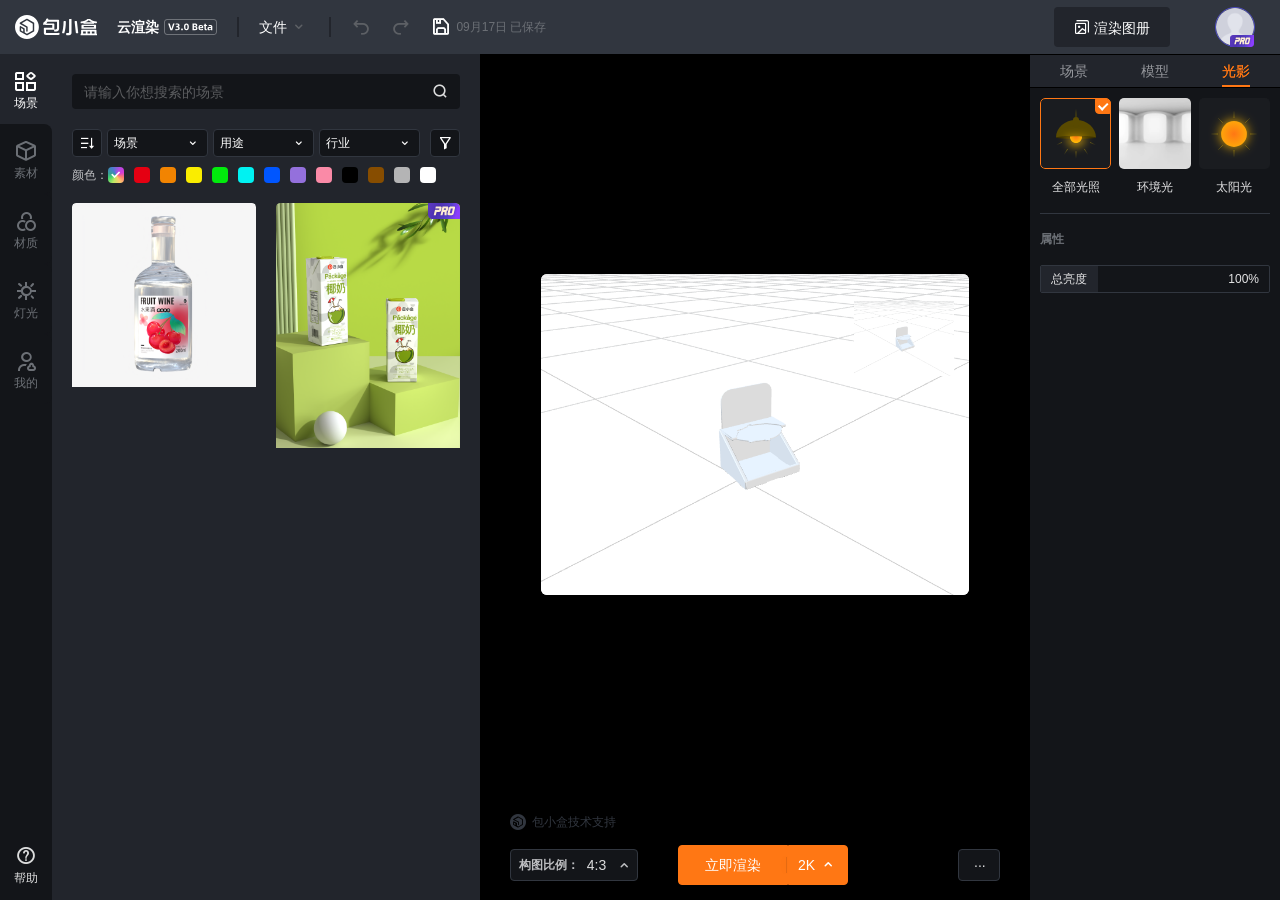
<file: offline/index.html>
<html lang="zh" style="--zsiqf-custom-bg-color: #ff7814; --zsiqf-custom-bg: #ff7814; --zsiqf-cw-bg-color: #ff7814;"><head><style type="text/css">
.anticon {
  display: inline-block;
  color: inherit;
  font-style: normal;
  line-height: 0;
  text-align: center;
  text-transform: none;
  vertical-align: -0.125em;
  text-rendering: optimizeLegibility;
  -webkit-font-smoothing: antialiased;
  -moz-osx-font-smoothing: grayscale;
}

.anticon > * {
  line-height: 1;
}

.anticon svg {
  display: inline-block;
}

.anticon::before {
  display: none;
}

.anticon .anticon-icon {
  display: block;
}

.anticon[tabindex] {
  cursor: pointer;
}

.anticon-spin::before,
.anticon-spin {
  display: inline-block;
  -webkit-animation: loadingCircle 1s infinite linear;
  animation: loadingCircle 1s infinite linear;
}

@-webkit-keyframes loadingCircle {
  100% {
    -webkit-transform: rotate(360deg);
    transform: rotate(360deg);
  }
}

@keyframes loadingCircle {
  100% {
    -webkit-transform: rotate(360deg);
    transform: rotate(360deg);
  }
}
</style>
    

    <meta charset="UTF-8">
    <link rel="icon" href="assets/oss.baoxiaohe.com/assets/images/logo/favicon.ico">
    <meta name="viewport" content="width=device-width, initial-scale=1.0">
    <meta data-n-head="1" name="keywords" content="包装设计,在线免费包装设计,3D包装,彩盒,纸箱,包装结构,包装渲染,包装箱,3D展示,渲染,包装模型,包装盒型,包装定制,包装印刷,小批量生产,打样,参数结构设计,虚拟打样,刀模,展开图,效果图,样机">
    <meta data-n-head="1" name="description" content="包小盒是免费的在线包装印刷设计工具,所见即所得,可实现3D云渲染效果预览分享,提供免费多种包装模型和设计模板,在线云印刷打样,海量图片素材等功能。制作包装盒不求人处理简单易用,这款在线包装编辑软件让设计盒型模板图片更轻松,帮助企业视觉包装营销投入成本更低。">
    <title>包小盒·3D云渲染 - 15107540674 的 未命名的渲染 - 营销提案效果图在线设计</title>
    
    <link rel="stylesheet" href="assets/yun.baoxiaohe.com/static/web/cdn/web-render-v3/render-v3/index-ea13b0e3.css">
    
    
  <link rel="stylesheet" href="assets/yun.baoxiaohe.com/static/web/cdn/web-render-v3/render-v3/index-13a2217a.css"><link rel="stylesheet" href="assets/yun.baoxiaohe.com/static/web/cdn/web-render-v3/render-v3/PanelContainerLayout-1b488275.css"><link rel="stylesheet" href="assets/yun.baoxiaohe.com/static/web/cdn/web-render-v3/render-v3/WaterFall-96719be5.css"><link rel="stylesheet" href="assets/yun.baoxiaohe.com/static/web/cdn/web-render-v3/render-v3/Scene-70116dfb.css"><link rel="stylesheet" href="assets/yun.baoxiaohe.com/static/web/cdn/web-render-v3/render-v3/AnimationEffects-27ab95ab.css"><style data-tp-style="default">.tp-tbiv_b,.tp-coltxtv_ms,.tp-ckbv_i,.tp-rotv_b,.tp-fldv_b,.tp-mllv_i,.tp-sglv_i,.tp-grlv_g,.tp-txtv_i,.tp-p2dpv_p,.tp-colswv_sw,.tp-p2dv_b,.tp-btnv_b,.tp-lstv_s{-webkit-appearance:none;-moz-appearance:none;appearance:none;background-color:rgba(0,0,0,0);border-width:0;font-family:inherit;font-size:inherit;font-weight:inherit;margin:0;outline:none;padding:0}.tp-p2dv_b,.tp-btnv_b,.tp-lstv_s{background-color:var(--btn-bg);border-radius:var(--elm-br);color:var(--btn-fg);cursor:pointer;display:block;font-weight:bold;height:var(--bld-us);line-height:var(--bld-us);overflow:hidden;text-overflow:ellipsis;white-space:nowrap}.tp-p2dv_b:hover,.tp-btnv_b:hover,.tp-lstv_s:hover{background-color:var(--btn-bg-h)}.tp-p2dv_b:focus,.tp-btnv_b:focus,.tp-lstv_s:focus{background-color:var(--btn-bg-f)}.tp-p2dv_b:active,.tp-btnv_b:active,.tp-lstv_s:active{background-color:var(--btn-bg-a)}.tp-p2dv_b:disabled,.tp-btnv_b:disabled,.tp-lstv_s:disabled{opacity:.5}.tp-txtv_i,.tp-p2dpv_p,.tp-colswv_sw{background-color:var(--in-bg);border-radius:var(--elm-br);box-sizing:border-box;color:var(--in-fg);font-family:inherit;height:var(--bld-us);line-height:var(--bld-us);min-width:0;width:100%}.tp-txtv_i:hover,.tp-p2dpv_p:hover,.tp-colswv_sw:hover{background-color:var(--in-bg-h)}.tp-txtv_i:focus,.tp-p2dpv_p:focus,.tp-colswv_sw:focus{background-color:var(--in-bg-f)}.tp-txtv_i:active,.tp-p2dpv_p:active,.tp-colswv_sw:active{background-color:var(--in-bg-a)}.tp-txtv_i:disabled,.tp-p2dpv_p:disabled,.tp-colswv_sw:disabled{opacity:.5}.tp-mllv_i,.tp-sglv_i,.tp-grlv_g{background-color:var(--mo-bg);border-radius:var(--elm-br);box-sizing:border-box;color:var(--mo-fg);height:var(--bld-us);scrollbar-color:currentColor rgba(0,0,0,0);scrollbar-width:thin;width:100%}.tp-mllv_i::-webkit-scrollbar,.tp-sglv_i::-webkit-scrollbar,.tp-grlv_g::-webkit-scrollbar{height:8px;width:8px}.tp-mllv_i::-webkit-scrollbar-corner,.tp-sglv_i::-webkit-scrollbar-corner,.tp-grlv_g::-webkit-scrollbar-corner{background-color:rgba(0,0,0,0)}.tp-mllv_i::-webkit-scrollbar-thumb,.tp-sglv_i::-webkit-scrollbar-thumb,.tp-grlv_g::-webkit-scrollbar-thumb{background-clip:padding-box;background-color:currentColor;border:rgba(0,0,0,0) solid 2px;border-radius:4px}.tp-rotv{--font-family: var(--tp-font-family, Roboto Mono, Source Code Pro, Menlo, Courier, monospace);--bs-br: var(--tp-base-border-radius, 6px);--cnt-h-p: var(--tp-container-horizontal-padding, 4px);--cnt-v-p: var(--tp-container-vertical-padding, 4px);--elm-br: var(--tp-element-border-radius, 2px);--bld-s: var(--tp-blade-spacing, 4px);--bld-us: var(--tp-blade-unit-size, 20px);--bs-bg: var(--tp-base-background-color, hsl(230, 7%, 17%));--bs-sh: var(--tp-base-shadow-color, rgba(0, 0, 0, 0.2));--btn-bg: var(--tp-button-background-color, hsl(230, 7%, 70%));--btn-bg-a: var(--tp-button-background-color-active, #d6d7db);--btn-bg-f: var(--tp-button-background-color-focus, #c8cad0);--btn-bg-h: var(--tp-button-background-color-hover, #bbbcc4);--btn-fg: var(--tp-button-foreground-color, hsl(230, 7%, 17%));--cnt-bg: var(--tp-container-background-color, rgba(187, 188, 196, 0.1));--cnt-bg-a: var(--tp-container-background-color-active, rgba(187, 188, 196, 0.25));--cnt-bg-f: var(--tp-container-background-color-focus, rgba(187, 188, 196, 0.2));--cnt-bg-h: var(--tp-container-background-color-hover, rgba(187, 188, 196, 0.15));--cnt-fg: var(--tp-container-foreground-color, hsl(230, 7%, 75%));--in-bg: var(--tp-input-background-color, rgba(187, 188, 196, 0.1));--in-bg-a: var(--tp-input-background-color-active, rgba(187, 188, 196, 0.25));--in-bg-f: var(--tp-input-background-color-focus, rgba(187, 188, 196, 0.2));--in-bg-h: var(--tp-input-background-color-hover, rgba(187, 188, 196, 0.15));--in-fg: var(--tp-input-foreground-color, hsl(230, 7%, 75%));--lbl-fg: var(--tp-label-foreground-color, rgba(187, 188, 196, 0.7));--mo-bg: var(--tp-monitor-background-color, rgba(0, 0, 0, 0.2));--mo-fg: var(--tp-monitor-foreground-color, rgba(187, 188, 196, 0.7));--grv-fg: var(--tp-groove-foreground-color, rgba(187, 188, 196, 0.1))}.tp-rotv_c>.tp-cntv.tp-v-lst,.tp-tabv_c .tp-brkv>.tp-cntv.tp-v-lst,.tp-fldv_c>.tp-cntv.tp-v-lst{margin-bottom:calc(-1*var(--cnt-v-p))}.tp-rotv_c>.tp-fldv.tp-v-lst .tp-fldv_c,.tp-tabv_c .tp-brkv>.tp-fldv.tp-v-lst .tp-fldv_c,.tp-fldv_c>.tp-fldv.tp-v-lst .tp-fldv_c{border-bottom-left-radius:0}.tp-rotv_c>.tp-fldv.tp-v-lst .tp-fldv_b,.tp-tabv_c .tp-brkv>.tp-fldv.tp-v-lst .tp-fldv_b,.tp-fldv_c>.tp-fldv.tp-v-lst .tp-fldv_b{border-bottom-left-radius:0}.tp-rotv_c>*:not(.tp-v-fst),.tp-tabv_c .tp-brkv>*:not(.tp-v-fst),.tp-fldv_c>*:not(.tp-v-fst){margin-top:var(--bld-s)}.tp-rotv_c>.tp-sprv:not(.tp-v-fst),.tp-tabv_c .tp-brkv>.tp-sprv:not(.tp-v-fst),.tp-fldv_c>.tp-sprv:not(.tp-v-fst),.tp-rotv_c>.tp-cntv:not(.tp-v-fst),.tp-tabv_c .tp-brkv>.tp-cntv:not(.tp-v-fst),.tp-fldv_c>.tp-cntv:not(.tp-v-fst){margin-top:var(--cnt-v-p)}.tp-rotv_c>.tp-sprv+*:not(.tp-v-hidden),.tp-tabv_c .tp-brkv>.tp-sprv+*:not(.tp-v-hidden),.tp-fldv_c>.tp-sprv+*:not(.tp-v-hidden),.tp-rotv_c>.tp-cntv+*:not(.tp-v-hidden),.tp-tabv_c .tp-brkv>.tp-cntv+*:not(.tp-v-hidden),.tp-fldv_c>.tp-cntv+*:not(.tp-v-hidden){margin-top:var(--cnt-v-p)}.tp-rotv_c>.tp-sprv:not(.tp-v-hidden)+.tp-sprv,.tp-tabv_c .tp-brkv>.tp-sprv:not(.tp-v-hidden)+.tp-sprv,.tp-fldv_c>.tp-sprv:not(.tp-v-hidden)+.tp-sprv,.tp-rotv_c>.tp-cntv:not(.tp-v-hidden)+.tp-cntv,.tp-tabv_c .tp-brkv>.tp-cntv:not(.tp-v-hidden)+.tp-cntv,.tp-fldv_c>.tp-cntv:not(.tp-v-hidden)+.tp-cntv{margin-top:0}.tp-tabv_c .tp-brkv>.tp-cntv,.tp-fldv_c>.tp-cntv{margin-left:4px}.tp-tabv_c .tp-brkv>.tp-fldv>.tp-fldv_b,.tp-fldv_c>.tp-fldv>.tp-fldv_b{border-top-left-radius:var(--elm-br);border-bottom-left-radius:var(--elm-br)}.tp-tabv_c .tp-brkv>.tp-fldv.tp-fldv-expanded>.tp-fldv_b,.tp-fldv_c>.tp-fldv.tp-fldv-expanded>.tp-fldv_b{border-bottom-left-radius:0}.tp-tabv_c .tp-brkv .tp-fldv>.tp-fldv_c,.tp-fldv_c .tp-fldv>.tp-fldv_c{border-bottom-left-radius:var(--elm-br)}.tp-tabv_c .tp-brkv>.tp-cntv+.tp-fldv>.tp-fldv_b,.tp-fldv_c>.tp-cntv+.tp-fldv>.tp-fldv_b{border-top-left-radius:0}.tp-tabv_c .tp-brkv>.tp-cntv+.tp-tabv>.tp-tabv_t,.tp-fldv_c>.tp-cntv+.tp-tabv>.tp-tabv_t{border-top-left-radius:0}.tp-tabv_c .tp-brkv>.tp-tabv>.tp-tabv_t,.tp-fldv_c>.tp-tabv>.tp-tabv_t{border-top-left-radius:var(--elm-br)}.tp-tabv_c .tp-brkv .tp-tabv>.tp-tabv_c,.tp-fldv_c .tp-tabv>.tp-tabv_c{border-bottom-left-radius:var(--elm-br)}.tp-rotv_b,.tp-fldv_b{background-color:var(--cnt-bg);color:var(--cnt-fg);cursor:pointer;display:block;height:calc(var(--bld-us) + 4px);line-height:calc(var(--bld-us) + 4px);overflow:hidden;padding-left:var(--cnt-h-p);padding-right:calc(4px + var(--bld-us) + var(--cnt-h-p));position:relative;text-align:left;text-overflow:ellipsis;white-space:nowrap;width:100%;transition:border-radius .2s ease-in-out .2s}.tp-rotv_b:hover,.tp-fldv_b:hover{background-color:var(--cnt-bg-h)}.tp-rotv_b:focus,.tp-fldv_b:focus{background-color:var(--cnt-bg-f)}.tp-rotv_b:active,.tp-fldv_b:active{background-color:var(--cnt-bg-a)}.tp-rotv_b:disabled,.tp-fldv_b:disabled{opacity:.5}.tp-rotv_m,.tp-fldv_m{background:linear-gradient(to left, var(--cnt-fg), var(--cnt-fg) 2px, transparent 2px, transparent 4px, var(--cnt-fg) 4px);border-radius:2px;bottom:0;content:"";display:block;height:6px;right:calc(var(--cnt-h-p) + (var(--bld-us) + 4px - 6px)/2 - 2px);margin:auto;opacity:.5;position:absolute;top:0;transform:rotate(90deg);transition:transform .2s ease-in-out;width:6px}.tp-rotv.tp-rotv-expanded .tp-rotv_m,.tp-fldv.tp-fldv-expanded>.tp-fldv_b>.tp-fldv_m{transform:none}.tp-rotv_c,.tp-fldv_c{box-sizing:border-box;height:0;opacity:0;overflow:hidden;padding-bottom:0;padding-top:0;position:relative;transition:height .2s ease-in-out,opacity .2s linear,padding .2s ease-in-out}.tp-rotv.tp-rotv-cpl:not(.tp-rotv-expanded) .tp-rotv_c,.tp-fldv.tp-fldv-cpl:not(.tp-fldv-expanded)>.tp-fldv_c{display:none}.tp-rotv.tp-rotv-expanded .tp-rotv_c,.tp-fldv.tp-fldv-expanded>.tp-fldv_c{opacity:1;padding-bottom:var(--cnt-v-p);padding-top:var(--cnt-v-p);transform:none;overflow:visible;transition:height .2s ease-in-out,opacity .2s linear .2s,padding .2s ease-in-out}.tp-lstv,.tp-coltxtv_m{position:relative}.tp-lstv_s{padding:0 20px 0 4px;width:100%}.tp-lstv_m,.tp-coltxtv_mm{bottom:0;margin:auto;pointer-events:none;position:absolute;right:2px;top:0}.tp-lstv_m svg,.tp-coltxtv_mm svg{bottom:0;height:16px;margin:auto;position:absolute;right:0;top:0;width:16px}.tp-lstv_m svg path,.tp-coltxtv_mm svg path{fill:currentColor}.tp-pndtxtv,.tp-coltxtv_w{display:flex}.tp-pndtxtv_a,.tp-coltxtv_c{width:100%}.tp-pndtxtv_a+.tp-pndtxtv_a,.tp-coltxtv_c+.tp-pndtxtv_a,.tp-pndtxtv_a+.tp-coltxtv_c,.tp-coltxtv_c+.tp-coltxtv_c{margin-left:2px}.tp-btnv_b{width:100%}.tp-btnv_t{text-align:center}.tp-ckbv_l{display:block;position:relative}.tp-ckbv_i{left:0;opacity:0;position:absolute;top:0}.tp-ckbv_w{background-color:var(--in-bg);border-radius:var(--elm-br);cursor:pointer;display:block;height:var(--bld-us);position:relative;width:var(--bld-us)}.tp-ckbv_w svg{bottom:0;display:block;height:16px;left:0;margin:auto;opacity:0;position:absolute;right:0;top:0;width:16px}.tp-ckbv_w svg path{fill:none;stroke:var(--in-fg);stroke-width:2}.tp-ckbv_i:hover+.tp-ckbv_w{background-color:var(--in-bg-h)}.tp-ckbv_i:focus+.tp-ckbv_w{background-color:var(--in-bg-f)}.tp-ckbv_i:active+.tp-ckbv_w{background-color:var(--in-bg-a)}.tp-ckbv_i:checked+.tp-ckbv_w svg{opacity:1}.tp-ckbv.tp-v-disabled .tp-ckbv_w{opacity:.5}.tp-colv{position:relative}.tp-colv_h{display:flex}.tp-colv_s{flex-grow:0;flex-shrink:0;width:var(--bld-us)}.tp-colv_t{flex:1;margin-left:4px}.tp-colv_p{height:0;margin-top:0;opacity:0;overflow:hidden;transition:height .2s ease-in-out,opacity .2s linear,margin .2s ease-in-out}.tp-colv.tp-colv-expanded.tp-colv-cpl .tp-colv_p{overflow:visible}.tp-colv.tp-colv-expanded .tp-colv_p{margin-top:var(--bld-s);opacity:1}.tp-colv .tp-popv{left:calc(-1*var(--cnt-h-p));right:calc(-1*var(--cnt-h-p));top:var(--bld-us)}.tp-colpv_h,.tp-colpv_ap{margin-left:6px;margin-right:6px}.tp-colpv_h{margin-top:var(--bld-s)}.tp-colpv_rgb{display:flex;margin-top:var(--bld-s);width:100%}.tp-colpv_a{display:flex;margin-top:var(--cnt-v-p);padding-top:calc(var(--cnt-v-p) + 2px);position:relative}.tp-colpv_a::before{background-color:var(--grv-fg);content:"";height:2px;left:calc(-1*var(--cnt-h-p));position:absolute;right:calc(-1*var(--cnt-h-p));top:0}.tp-colpv.tp-v-disabled .tp-colpv_a::before{opacity:.5}.tp-colpv_ap{align-items:center;display:flex;flex:3}.tp-colpv_at{flex:1;margin-left:4px}.tp-svpv{border-radius:var(--elm-br);outline:none;overflow:hidden;position:relative}.tp-svpv.tp-v-disabled{opacity:.5}.tp-svpv_c{cursor:crosshair;display:block;height:calc(var(--bld-us)*4);width:100%}.tp-svpv_m{border-radius:100%;border:rgba(255,255,255,.75) solid 2px;box-sizing:border-box;filter:drop-shadow(0 0 1px rgba(0, 0, 0, 0.3));height:12px;margin-left:-6px;margin-top:-6px;pointer-events:none;position:absolute;width:12px}.tp-svpv:focus .tp-svpv_m{border-color:#fff}.tp-hplv{cursor:pointer;height:var(--bld-us);outline:none;position:relative}.tp-hplv.tp-v-disabled{opacity:.5}.tp-hplv_c{background-image:url([data-uri]);background-position:left top;background-repeat:no-repeat;background-size:100% 100%;border-radius:2px;display:block;height:4px;left:0;margin-top:-2px;position:absolute;top:50%;width:100%}.tp-hplv_m{border-radius:var(--elm-br);border:rgba(255,255,255,.75) solid 2px;box-shadow:0 0 2px rgba(0,0,0,.1);box-sizing:border-box;height:12px;left:50%;margin-left:-6px;margin-top:-6px;pointer-events:none;position:absolute;top:50%;width:12px}.tp-hplv:focus .tp-hplv_m{border-color:#fff}.tp-aplv{cursor:pointer;height:var(--bld-us);outline:none;position:relative;width:100%}.tp-aplv.tp-v-disabled{opacity:.5}.tp-aplv_b{background-color:#fff;background-image:linear-gradient(to top right, #ddd 25%, transparent 25%, transparent 75%, #ddd 75%),linear-gradient(to top right, #ddd 25%, transparent 25%, transparent 75%, #ddd 75%);background-size:4px 4px;background-position:0 0,2px 2px;border-radius:2px;display:block;height:4px;left:0;margin-top:-2px;overflow:hidden;position:absolute;top:50%;width:100%}.tp-aplv_c{bottom:0;left:0;position:absolute;right:0;top:0}.tp-aplv_m{background-color:#fff;background-image:linear-gradient(to top right, #ddd 25%, transparent 25%, transparent 75%, #ddd 75%),linear-gradient(to top right, #ddd 25%, transparent 25%, transparent 75%, #ddd 75%);background-size:12px 12px;background-position:0 0,6px 6px;border-radius:var(--elm-br);box-shadow:0 0 2px rgba(0,0,0,.1);height:12px;left:50%;margin-left:-6px;margin-top:-6px;overflow:hidden;pointer-events:none;position:absolute;top:50%;width:12px}.tp-aplv_p{border-radius:var(--elm-br);border:rgba(255,255,255,.75) solid 2px;box-sizing:border-box;bottom:0;left:0;position:absolute;right:0;top:0}.tp-aplv:focus .tp-aplv_p{border-color:#fff}.tp-colswv{background-color:#fff;background-image:linear-gradient(to top right, #ddd 25%, transparent 25%, transparent 75%, #ddd 75%),linear-gradient(to top right, #ddd 25%, transparent 25%, transparent 75%, #ddd 75%);background-size:10px 10px;background-position:0 0,5px 5px;border-radius:var(--elm-br);overflow:hidden}.tp-colswv.tp-v-disabled{opacity:.5}.tp-colswv_sw{border-radius:0}.tp-colswv_b{-webkit-appearance:none;-moz-appearance:none;appearance:none;background-color:rgba(0,0,0,0);border-width:0;cursor:pointer;display:block;height:var(--bld-us);left:0;margin:0;outline:none;padding:0;position:absolute;top:0;width:var(--bld-us)}.tp-colswv_b:focus::after{border:rgba(255,255,255,.75) solid 2px;border-radius:var(--elm-br);bottom:0;content:"";display:block;left:0;position:absolute;right:0;top:0}.tp-coltxtv{display:flex;width:100%}.tp-coltxtv_m{margin-right:4px}.tp-coltxtv_ms{border-radius:var(--elm-br);color:var(--lbl-fg);cursor:pointer;height:var(--bld-us);line-height:var(--bld-us);padding:0 18px 0 4px}.tp-coltxtv_ms:hover{background-color:var(--in-bg-h)}.tp-coltxtv_ms:focus{background-color:var(--in-bg-f)}.tp-coltxtv_ms:active{background-color:var(--in-bg-a)}.tp-coltxtv_mm{color:var(--lbl-fg)}.tp-coltxtv.tp-v-disabled .tp-coltxtv_mm{opacity:.5}.tp-coltxtv_w{flex:1}.tp-dfwv{position:absolute;top:8px;right:8px;width:256px}.tp-fldv{position:relative}.tp-fldv.tp-fldv-not .tp-fldv_b{display:none}.tp-fldv_t{padding-left:4px}.tp-fldv_b:disabled .tp-fldv_m{display:none}.tp-fldv_c{padding-left:4px}.tp-fldv_i{bottom:0;color:var(--cnt-bg);left:0;overflow:hidden;position:absolute;top:calc(var(--bld-us) + 4px);width:var(--bs-br)}.tp-fldv_i::before{background-color:currentColor;bottom:0;content:"";left:0;position:absolute;top:0;width:4px}.tp-fldv_b:hover+.tp-fldv_i{color:var(--cnt-bg-h)}.tp-fldv_b:focus+.tp-fldv_i{color:var(--cnt-bg-f)}.tp-fldv_b:active+.tp-fldv_i{color:var(--cnt-bg-a)}.tp-fldv.tp-v-disabled>.tp-fldv_i{opacity:.5}.tp-grlv{position:relative}.tp-grlv_g{display:block;height:calc(var(--bld-us)*3)}.tp-grlv_g polyline{fill:none;stroke:var(--mo-fg);stroke-linejoin:round}.tp-grlv_t{margin-top:-4px;transition:left .05s,top .05s;visibility:hidden}.tp-grlv_t.tp-grlv_t-a{visibility:visible}.tp-grlv_t.tp-grlv_t-in{transition:none}.tp-grlv.tp-v-disabled .tp-grlv_g{opacity:.5}.tp-grlv .tp-ttv{background-color:var(--mo-fg)}.tp-grlv .tp-ttv::before{border-top-color:var(--mo-fg)}.tp-lblv{align-items:center;display:flex;line-height:1.3;padding-left:var(--cnt-h-p);padding-right:var(--cnt-h-p)}.tp-lblv.tp-lblv-nol{display:block}.tp-lblv_l{color:var(--lbl-fg);flex:1;-webkit-hyphens:auto;hyphens:auto;overflow:hidden;padding-left:4px;padding-right:16px}.tp-lblv.tp-v-disabled .tp-lblv_l{opacity:.5}.tp-lblv.tp-lblv-nol .tp-lblv_l{display:none}.tp-lblv_v{align-self:flex-start;flex-grow:0;flex-shrink:0;width:160px}.tp-lblv.tp-lblv-nol .tp-lblv_v{width:100%}.tp-lstv_s{padding:0 20px 0 4px;width:100%}.tp-lstv_m{color:var(--btn-fg)}.tp-sglv_i{padding:0 4px}.tp-sglv.tp-v-disabled .tp-sglv_i{opacity:.5}.tp-mllv_i{display:block;height:calc(var(--bld-us)*3);line-height:var(--bld-us);padding:0 4px;resize:none;white-space:pre}.tp-mllv.tp-v-disabled .tp-mllv_i{opacity:.5}.tp-p2dv{position:relative}.tp-p2dv_h{display:flex}.tp-p2dv_b{height:var(--bld-us);margin-right:4px;position:relative;width:var(--bld-us)}.tp-p2dv_b svg{display:block;height:16px;left:50%;margin-left:-8px;margin-top:-8px;position:absolute;top:50%;width:16px}.tp-p2dv_b svg path{stroke:currentColor;stroke-width:2}.tp-p2dv_b svg circle{fill:currentColor}.tp-p2dv_t{flex:1}.tp-p2dv_p{height:0;margin-top:0;opacity:0;overflow:hidden;transition:height .2s ease-in-out,opacity .2s linear,margin .2s ease-in-out}.tp-p2dv.tp-p2dv-expanded .tp-p2dv_p{margin-top:var(--bld-s);opacity:1}.tp-p2dv .tp-popv{left:calc(-1*var(--cnt-h-p));right:calc(-1*var(--cnt-h-p));top:var(--bld-us)}.tp-p2dpv{padding-left:calc(var(--bld-us) + 4px)}.tp-p2dpv_p{cursor:crosshair;height:0;overflow:hidden;padding-bottom:100%;position:relative}.tp-p2dpv.tp-v-disabled .tp-p2dpv_p{opacity:.5}.tp-p2dpv_g{display:block;height:100%;left:0;pointer-events:none;position:absolute;top:0;width:100%}.tp-p2dpv_ax{opacity:.1;stroke:var(--in-fg);stroke-dasharray:1}.tp-p2dpv_l{opacity:.5;stroke:var(--in-fg);stroke-dasharray:1}.tp-p2dpv_m{border:var(--in-fg) solid 1px;border-radius:50%;box-sizing:border-box;height:4px;margin-left:-2px;margin-top:-2px;position:absolute;width:4px}.tp-p2dpv_p:focus .tp-p2dpv_m{background-color:var(--in-fg);border-width:0}.tp-popv{background-color:var(--bs-bg);border-radius:6px;box-shadow:0 2px 4px var(--bs-sh);display:none;max-width:168px;padding:var(--cnt-v-p) var(--cnt-h-p);position:absolute;visibility:hidden;z-index:1000}.tp-popv.tp-popv-v{display:block;visibility:visible}.tp-sprv_r{background-color:var(--grv-fg);border-width:0;display:block;height:2px;margin:0;width:100%}.tp-sprv.tp-v-disabled .tp-sprv_r{opacity:.5}.tp-sldv.tp-v-disabled{opacity:.5}.tp-sldv_t{box-sizing:border-box;cursor:pointer;height:var(--bld-us);margin:0 6px;outline:none;position:relative}.tp-sldv_t::before{background-color:var(--in-bg);border-radius:1px;bottom:0;content:"";display:block;height:2px;left:0;margin:auto;position:absolute;right:0;top:0}.tp-sldv_k{height:100%;left:0;position:absolute;top:0}.tp-sldv_k::before{background-color:var(--in-fg);border-radius:1px;bottom:0;content:"";display:block;height:2px;left:0;margin-bottom:auto;margin-top:auto;position:absolute;right:0;top:0}.tp-sldv_k::after{background-color:var(--btn-bg);border-radius:var(--elm-br);bottom:0;content:"";display:block;height:12px;margin-bottom:auto;margin-top:auto;position:absolute;right:-6px;top:0;width:12px}.tp-sldv_t:hover .tp-sldv_k::after{background-color:var(--btn-bg-h)}.tp-sldv_t:focus .tp-sldv_k::after{background-color:var(--btn-bg-f)}.tp-sldv_t:active .tp-sldv_k::after{background-color:var(--btn-bg-a)}.tp-sldtxtv{display:flex}.tp-sldtxtv_s{flex:2}.tp-sldtxtv_t{flex:1;margin-left:4px}.tp-tabv{position:relative}.tp-tabv_t{align-items:flex-end;color:var(--cnt-bg);display:flex;overflow:hidden;position:relative}.tp-tabv_t:hover{color:var(--cnt-bg-h)}.tp-tabv_t:has(*:focus){color:var(--cnt-bg-f)}.tp-tabv_t:has(*:active){color:var(--cnt-bg-a)}.tp-tabv_t::before{background-color:currentColor;bottom:0;content:"";height:2px;left:0;pointer-events:none;position:absolute;right:0}.tp-tabv.tp-v-disabled .tp-tabv_t::before{opacity:.5}.tp-tabv.tp-tabv-nop .tp-tabv_t{height:calc(var(--bld-us) + 4px);position:relative}.tp-tabv.tp-tabv-nop .tp-tabv_t::before{background-color:var(--cnt-bg);bottom:0;content:"";height:2px;left:0;position:absolute;right:0}.tp-tabv_c{padding-bottom:var(--cnt-v-p);padding-left:4px;padding-top:var(--cnt-v-p)}.tp-tabv_i{bottom:0;color:var(--cnt-bg);left:0;overflow:hidden;position:absolute;top:calc(var(--bld-us) + 4px);width:var(--bs-br)}.tp-tabv_i::before{background-color:currentColor;bottom:0;content:"";left:0;position:absolute;top:0;width:4px}.tp-tabv_t:hover+.tp-tabv_i{color:var(--cnt-bg-h)}.tp-tabv_t:has(*:focus)+.tp-tabv_i{color:var(--cnt-bg-f)}.tp-tabv_t:has(*:active)+.tp-tabv_i{color:var(--cnt-bg-a)}.tp-tabv.tp-v-disabled>.tp-tabv_i{opacity:.5}.tp-tbiv{flex:1;min-width:0;position:relative}.tp-tbiv+.tp-tbiv{margin-left:2px}.tp-tbiv+.tp-tbiv.tp-v-disabled::before{opacity:.5}.tp-tbiv_b{display:block;padding-left:calc(var(--cnt-h-p) + 4px);padding-right:calc(var(--cnt-h-p) + 4px);position:relative;width:100%}.tp-tbiv_b:disabled{opacity:.5}.tp-tbiv_b::before{background-color:var(--cnt-bg);bottom:2px;content:"";left:0;pointer-events:none;position:absolute;right:0;top:0}.tp-tbiv_b:hover::before{background-color:var(--cnt-bg-h)}.tp-tbiv_b:focus::before{background-color:var(--cnt-bg-f)}.tp-tbiv_b:active::before{background-color:var(--cnt-bg-a)}.tp-tbiv_t{color:var(--cnt-fg);height:calc(var(--bld-us) + 4px);line-height:calc(var(--bld-us) + 4px);opacity:.5;overflow:hidden;text-overflow:ellipsis}.tp-tbiv.tp-tbiv-sel .tp-tbiv_t{opacity:1}.tp-txtv{position:relative}.tp-txtv_i{padding:0 4px}.tp-txtv.tp-txtv-fst .tp-txtv_i{border-bottom-right-radius:0;border-top-right-radius:0}.tp-txtv.tp-txtv-mid .tp-txtv_i{border-radius:0}.tp-txtv.tp-txtv-lst .tp-txtv_i{border-bottom-left-radius:0;border-top-left-radius:0}.tp-txtv.tp-txtv-num .tp-txtv_i{text-align:right}.tp-txtv.tp-txtv-drg .tp-txtv_i{opacity:.3}.tp-txtv_k{cursor:pointer;height:100%;left:-3px;position:absolute;top:0;width:12px}.tp-txtv_k::before{background-color:var(--in-fg);border-radius:1px;bottom:0;content:"";height:calc(var(--bld-us) - 4px);left:50%;margin-bottom:auto;margin-left:-1px;margin-top:auto;opacity:.1;position:absolute;top:0;transition:border-radius .1s,height .1s,transform .1s,width .1s;width:2px}.tp-txtv_k:hover::before,.tp-txtv.tp-txtv-drg .tp-txtv_k::before{opacity:1}.tp-txtv.tp-txtv-drg .tp-txtv_k::before{border-radius:50%;height:4px;transform:translateX(-1px);width:4px}.tp-txtv_g{bottom:0;display:block;height:8px;left:50%;margin:auto;overflow:visible;pointer-events:none;position:absolute;top:0;visibility:hidden;width:100%}.tp-txtv.tp-txtv-drg .tp-txtv_g{visibility:visible}.tp-txtv_gb{fill:none;stroke:var(--in-fg);stroke-dasharray:1}.tp-txtv_gh{fill:none;stroke:var(--in-fg)}.tp-txtv .tp-ttv{margin-left:6px;visibility:hidden}.tp-txtv.tp-txtv-drg .tp-ttv{visibility:visible}.tp-ttv{background-color:var(--in-fg);border-radius:var(--elm-br);color:var(--bs-bg);padding:2px 4px;pointer-events:none;position:absolute;transform:translate(-50%, -100%)}.tp-ttv::before{border-color:var(--in-fg) rgba(0,0,0,0) rgba(0,0,0,0) rgba(0,0,0,0);border-style:solid;border-width:2px;box-sizing:border-box;content:"";font-size:.9em;height:4px;left:50%;margin-left:-2px;position:absolute;top:100%;width:4px}.tp-rotv{background-color:var(--bs-bg);border-radius:var(--bs-br);box-shadow:0 2px 4px var(--bs-sh);font-family:var(--font-family);font-size:11px;font-weight:500;line-height:1;text-align:left}.tp-rotv_b{border-bottom-left-radius:var(--bs-br);border-bottom-right-radius:var(--bs-br);border-top-left-radius:var(--bs-br);border-top-right-radius:var(--bs-br);padding-left:calc(4px + var(--bld-us) + var(--cnt-h-p));text-align:center}.tp-rotv.tp-rotv-expanded .tp-rotv_b{border-bottom-left-radius:0;border-bottom-right-radius:0}.tp-rotv.tp-rotv-not .tp-rotv_b{display:none}.tp-rotv_b:disabled .tp-rotv_m{display:none}.tp-rotv_c>.tp-fldv.tp-v-lst>.tp-fldv_c{border-bottom-left-radius:var(--bs-br);border-bottom-right-radius:var(--bs-br)}.tp-rotv_c>.tp-fldv.tp-v-lst>.tp-fldv_i{border-bottom-left-radius:var(--bs-br)}.tp-rotv_c>.tp-fldv.tp-v-lst:not(.tp-fldv-expanded)>.tp-fldv_b{border-bottom-left-radius:var(--bs-br);border-bottom-right-radius:var(--bs-br)}.tp-rotv_c .tp-fldv.tp-v-vlst:not(.tp-fldv-expanded)>.tp-fldv_b{border-bottom-right-radius:var(--bs-br)}.tp-rotv.tp-rotv-not .tp-rotv_c>.tp-fldv.tp-v-fst{margin-top:calc(-1*var(--cnt-v-p))}.tp-rotv.tp-rotv-not .tp-rotv_c>.tp-fldv.tp-v-fst>.tp-fldv_b{border-top-left-radius:var(--bs-br);border-top-right-radius:var(--bs-br)}.tp-rotv_c>.tp-tabv.tp-v-lst>.tp-tabv_c{border-bottom-left-radius:var(--bs-br);border-bottom-right-radius:var(--bs-br)}.tp-rotv_c>.tp-tabv.tp-v-lst>.tp-tabv_i{border-bottom-left-radius:var(--bs-br)}.tp-rotv.tp-rotv-not .tp-rotv_c>.tp-tabv.tp-v-fst{margin-top:calc(-1*var(--cnt-v-p))}.tp-rotv.tp-rotv-not .tp-rotv_c>.tp-tabv.tp-v-fst>.tp-tabv_t{border-top-left-radius:var(--bs-br);border-top-right-radius:var(--bs-br)}.tp-rotv.tp-v-disabled,.tp-rotv .tp-v-disabled{pointer-events:none}.tp-rotv.tp-v-hidden,.tp-rotv .tp-v-hidden{display:none}</style><style data-tp-style="plugin-file-input">.tp-ctnv{-webkit-appearance:none;-moz-appearance:none;appearance:none;background-color:rgba(0,0,0,0);border-width:0;font-family:inherit;font-size:inherit;font-weight:inherit;margin:0;outline:none;padding:0}.tp-ctnv{background-color:var(--in-bg);border-radius:var(--elm-br);box-sizing:border-box;color:var(--in-fg);font-family:inherit;height:var(--bld-us);line-height:var(--bld-us);min-width:0;width:100%}.tp-ctnv:hover{background-color:var(--in-bg-h)}.tp-ctnv:focus{background-color:var(--in-bg-f)}.tp-ctnv:active{background-color:var(--in-bg-a)}.tp-ctnv:disabled{opacity:.5}.tp-ctnv{cursor:pointer;display:flex;justify-content:center;align-items:center;overflow:hidden;position:relative;border:1px dashed #717070;border-radius:5px}.tp-ctnv.tp-v-disabled{opacity:.5}.tp-ctnv_text{color:var(--in-fg);bottom:2px;display:inline-block;font-size:.9em;height:-moz-max-content;height:max-content;line-height:.9;margin:.2rem;max-height:100%;max-width:100%;opacity:.5;position:absolute;right:2px;text-align:right;white-space:normal;width:-moz-max-content;width:max-content;word-wrap:break-word}.tp-ctnv_frac{background-color:var(--in-fg);border-radius:1px;height:2px;left:50%;margin-top:-1px;position:absolute;top:50%}.tp-ctnv_icon{box-sizing:border-box;position:relative;display:block;transform:scale(var(--ggs, 1));width:16px;height:6px;border:2px solid;border-top:0;border-bottom-left-radius:2px;border-bottom-right-radius:2px;margin-top:8px;opacity:.5}.tp-ctnv_icon::after{content:"";display:block;box-sizing:border-box;position:absolute;width:8px;height:8px;border-left:2px solid;border-top:2px solid;transform:rotate(45deg);left:2px;bottom:4px}.tp-ctnv_icon::before{content:"";display:block;box-sizing:border-box;position:absolute;border-radius:3px;width:2px;height:10px;background:currentColor;left:5px;bottom:3px}.tp-btnv_b{margin-top:10px}</style><link rel="stylesheet" href="assets/yun.baoxiaohe.com/static/web/cdn/web-render-v3/render-v3/SliderInput-cd048e45.css"><link rel="stylesheet" href="assets/yun.baoxiaohe.com/static/web/cdn/web-render-v3/render-v3/index-276c1d33.css"><link rel="stylesheet" href="assets/yun.baoxiaohe.com/static/web/cdn/web-render-v3/render-v3/index-411d9578.css"><link rel="stylesheet" href="assets/yun.baoxiaohe.com/static/web/cdn/web-render-v3/render-v3/index-49cb121a.css"><link rel="stylesheet" href="assets/yun.baoxiaohe.com/static/web/cdn/web-render-v3/render-v3/index-0642995e.css"><link rel="stylesheet" href="assets/yun.baoxiaohe.com/static/web/cdn/web-render-v3/render-v3/Model-7dac3a97.css"><link rel="stylesheet" href="assets/yun.baoxiaohe.com/static/web/cdn/web-render-v3/render-v3/Material-72088081.css"><link rel="stylesheet" href="assets/yun.baoxiaohe.com/static/web/cdn/web-render-v3/render-v3/Light-49355e02.css"><link rel="stylesheet" href="assets/yun.baoxiaohe.com/static/web/cdn/web-render-v3/render-v3/My-4ea3dce1.css"></head>

  <body>
    <!-- NPS -->
    
    <div id="app" data-v-app=""><div data-v-ec382112="" class="render-console" tabindex="0"><div data-v-ec382112="" class="render-console__main"><div data-v-bb28ffa9="" data-v-ec382112="" class="render-console-header"><header data-v-352b8e4c="" data-v-bb28ffa9="" class="render-header"><div data-v-352b8e4c="" class="render-header__left"><div data-v-352b8e4c="" class="render-header__logo"><a data-v-352b8e4c=""><img data-v-352b8e4c="" src="assets/yun.baoxiaohe.com/static/images/logo/logo-full-white.svg" alt="logo"></a></div><div data-v-352b8e4c="" class="render-header__title"><span data-v-bb28ffa9="">云渲染</span><img data-v-bb28ffa9="" class="render-console-header__version" src="assets/yun.baoxiaohe.com/renderer/staticexumj28w.svg"></div><div data-v-bb28ffa9="" class="render-console-header__divide"></div><div data-v-bb28ffa9="" class="render-header-file"><!----><div class="render-header-file__title"> 文件 <i class="render-header-file__title-icon bxh-i-render bxh-i-render-xiangxiajiantou"></i></div></div><div data-v-bb28ffa9="" class="render-console-header__divide" style="margin-right: 20px;"></div><!----><div data-v-571320e3="" data-v-bb28ffa9="" class="render-header-button render-header-button--disabled mr-20"><i data-v-571320e3="" class="render-header-button__icon bxh-i-render bxh-i-render-chehui"></i><!----></div><!----><div data-v-571320e3="" data-v-bb28ffa9="" class="render-header-button render-header-button--disabled mr-20"><i data-v-571320e3="" class="render-header-button__icon bxh-i-render bxh-i-render-huifu"></i><!----></div><div data-v-bb28ffa9="" class="render-console-header__divide-save"><!----><div data-v-571320e3="" data-v-bb28ffa9="" class="render-header-button render-header-button--default" gtm="ga-render-header-save-v3"><i data-v-571320e3="" class="render-header-button__icon bxh-i-render bxh-i-render-save"></i><!----></div><div data-v-bb28ffa9="" class="render-console-header__divide-save-tip">09月17日 已保存</div></div></div><div data-v-352b8e4c="" class="render-header__center"></div><div data-v-352b8e4c="" class="render-header__right"><div data-v-bb28ffa9="" class="mr-40"><!----><div data-v-ae340b46="" class="render-header-miniAtlas"><div data-v-ae340b46="" id="render-console-header-atlas" class="render-header-miniAtlas__btn" gtm="ga-render-header-atlas-v3"><i data-v-ae340b46="" class="bxh-i-render bxh-i-render-xuanrantuce"></i> 渲染图册 <div data-v-ae340b46="" class="ant-progress ant-progress-line ant-progress-default ant-progress-status-normal render-header-miniAtlas__btn__progress" style="display: none;"><div class="ant-progress-outer"><div class="ant-progress-inner"><div class="ant-progress-bg" style="width: 0%; height: 4px;"></div><!----></div></div><!----></div></div><div data-v-ae340b46="" class="render-header-miniAtlas__badge" style="display: none;">已完成</div></div></div><div data-v-580ba688="" data-v-bb28ffa9="" class="render-user-avatar"><!----><div class="bxhb-avatar-menu"><div class="bxhb-avatar-menu-avatar"><span class="bxhb-avatar-menu-avatar_avatar-img bxhb-avatar-menu-avatar--avatar-pro ant-avatar ant-avatar-circle ant-avatar-image" style="width: 40px; height: 40px; line-height: 40px; font-size: 18px; background: rgba(0, 0, 0, 0.4);"><img src="assets/cdn.baoxiaohe.com/7bb738b3-3c05-4a06-bbac-4616cacd26e6_3476a7fc.png"></span><img class="bxhb-avatar-menu-avatar_tag-img" src="assets/oss.baoxiaohe.com/op/scripts/46aaf2ae6f6bffc247b9936ba9be725717ddd9e2.svg"></div></div></div></div></header><!----></div><div data-v-ec382112="" class="render-console__main-content"><div data-v-f562b24b="" data-v-ec382112="" class="render-console-left-side" style="width: calc(480px);"><div data-v-f562b24b="" class="render-console-left-side__menu"><div data-v-f562b24b="" class="render-console-left-side__menu-item active" gtm="ga-render-leftMenu-scene-v3"><i data-v-f562b24b="" id="render-console-left-scene" class="render-console-left-side__menu-item-icon bxh-i-render bxh-i-render-changjing"></i> 场景</div><div data-v-f562b24b="" class="render-console-left-side__menu-item" gtm="ga-render-leftMenu-model-v3"><i data-v-f562b24b="" id="render-console-left-model" class="render-console-left-side__menu-item-icon bxh-i-render bxh-i-render-moxing"></i> 素材</div><div data-v-f562b24b="" class="render-console-left-side__menu-item" gtm="ga-render-leftMenu-material-v3"><i data-v-f562b24b="" id="render-console-left-material" class="render-console-left-side__menu-item-icon bxh-i-render bxh-i-render-caizhi"></i> 材质</div><div data-v-f562b24b="" class="render-console-left-side__menu-item" gtm="ga-render-leftMenu-light-v3"><i data-v-f562b24b="" id="render-console-left-light" class="render-console-left-side__menu-item-icon bxh-i-render bxh-i-render-dengguang"></i> 灯光</div><div data-v-f562b24b="" class="render-console-left-side__menu-item" gtm="ga-render-leftMenu-my-v3"><i data-v-f562b24b="" id="render-console-left-my" class="render-console-left-side__menu-item-icon bxh-i-render bxh-i-render-wode"></i> 我的</div><div data-v-f562b24b="" class="render-console-left-side__menu__help"><!----><!----><div data-v-571320e3="" class="render-header-button render-header-button--default render-console-help-icon render-console-help__hotkeys"><i data-v-571320e3="" class="render-header-button__icon bxh-i-render bxh-i-render-bangzhuzhongxin"></i><span data-v-571320e3="" class="render-header-button__span">帮助</span></div><!----></div></div><div data-v-f562b24b="" class="render-console-left-side__panel"><div data-v-f562b24b="" class="render-console-left-side__panel-main" style="left: 0px; width: 428px;"><div data-v-f562b24b="" class="render-console-left-side__panel-main-container"><div data-v-a9806f99="" data-v-f562b24b="" class="render-console-scene"><div data-v-fed832f7="" data-v-a9806f99="" class="panel-container-layout"><div data-v-04b8bfa7="" data-v-a9806f99="" class="render-search"><span data-v-04b8bfa7="" class="ant-input-affix-wrapper"><!----><input placeholder="请输入你想搜索的场景" type="text" enter-button="" class="ant-input"><span class="ant-input-suffix"><span role="button" aria-label="close-circle" tabindex="-1" class="anticon anticon-close-circle ant-input-clear-icon-hidden ant-input-clear-icon-has-suffix ant-input-clear-icon"><svg focusable="false" class="" data-icon="close-circle" width="1em" height="1em" fill="currentColor" aria-hidden="true" viewBox="64 64 896 896"><path d="M512 64C264.6 64 64 264.6 64 512s200.6 448 448 448 448-200.6 448-448S759.4 64 512 64zm165.4 618.2l-66-.3L512 563.4l-99.3 118.4-66.1.3c-4.4 0-8-3.5-8-8 0-1.9.7-3.7 1.9-5.2l130.1-155L340.5 359a8.32 8.32 0 01-1.9-5.2c0-4.4 3.6-8 8-8l66.1.3L512 464.6l99.3-118.4 66-.3c4.4 0 8 3.5 8 8 0 1.9-.7 3.7-1.9 5.2L553.5 514l130 155c1.2 1.5 1.9 3.3 1.9 5.2 0 4.4-3.6 8-8 8z"></path></svg></span><!----><i data-v-04b8bfa7="" class="bxh-i-render bxh-i-render-a-sousuo1"></i></span></span></div><div data-v-050cfe85="" class="render-component__filter-menu"><div data-v-050cfe85="" class="render-component__filter-menu__prefix"><!----><!----><div data-v-050cfe85="" class="render-component__filter-menu-item ant-dropdown-trigger"><i data-v-050cfe85="" class="bxh-i-render bxh-i-render-paixu"></i></div></div><div data-v-050cfe85="" class="render-component__filter-menu__content"><!----><div data-v-050cfe85="" class="render-component__filter-menu-item ant-dropdown-trigger"><span data-v-050cfe85="" class="render-component__filter-menu-item-title">场景</span><i data-v-050cfe85="" class="bxh-i-render bxh-i-render-xiangxiajiantou"></i></div><!----><div data-v-050cfe85="" class="render-component__filter-menu-item ant-dropdown-trigger"><span data-v-050cfe85="" class="render-component__filter-menu-item-title">用途</span><i data-v-050cfe85="" class="bxh-i-render bxh-i-render-xiangxiajiantou"></i></div><!----><div data-v-050cfe85="" class="render-component__filter-menu-item ant-dropdown-trigger"><span data-v-050cfe85="" class="render-component__filter-menu-item-title">行业</span><i data-v-050cfe85="" class="bxh-i-render bxh-i-render-xiangxiajiantou"></i></div></div><div data-v-050cfe85="" class="render-component__filter-menu__suffix"><!----><!----><div data-v-050cfe85="" class="render-component__filter-menu-item ant-dropdown-trigger render-component__filter-menu__dropdown"><i data-v-050cfe85="" class="bxh-i-render bxh-i-render-shaixuan" style="color: unset;"></i></div></div></div><div data-v-050cfe85="" class="render-component__filter-menu__color"><span data-v-050cfe85="">颜色：</span><div data-v-050cfe85="" class="render-component__filter-menu__color__item" style="background: url(assets/yun.baoxiaohe.com//scene/color.png) center center;"><i data-v-050cfe85="" class="bxh-i-render bxh-i-render-listgouxuan"></i></div><div data-v-050cfe85="" class="render-component__filter-menu__color__item" style="background: rgb(229, 0, 18);"><i data-v-050cfe85="" class="bxh-i-render bxh-i-render-listgouxuan" style="display: none;"></i></div><div data-v-050cfe85="" class="render-component__filter-menu__color__item" style="background: rgb(242, 132, 1);"><i data-v-050cfe85="" class="bxh-i-render bxh-i-render-listgouxuan" style="display: none;"></i></div><div data-v-050cfe85="" class="render-component__filter-menu__color__item" style="background: rgb(250, 237, 0);"><i data-v-050cfe85="" class="bxh-i-render bxh-i-render-listgouxuan" style="display: none;"></i></div><div data-v-050cfe85="" class="render-component__filter-menu__color__item" style="background: rgb(1, 236, 12);"><i data-v-050cfe85="" class="bxh-i-render bxh-i-render-listgouxuan" style="display: none;"></i></div><div data-v-050cfe85="" class="render-component__filter-menu__color__item" style="background: rgb(0, 242, 242);"><i data-v-050cfe85="" class="bxh-i-render bxh-i-render-listgouxuan" style="display: none;"></i></div><div data-v-050cfe85="" class="render-component__filter-menu__color__item" style="background: rgb(0, 86, 255);"><i data-v-050cfe85="" class="bxh-i-render bxh-i-render-listgouxuan" style="display: none;"></i></div><div data-v-050cfe85="" class="render-component__filter-menu__color__item" style="background: rgb(148, 112, 220);"><i data-v-050cfe85="" class="bxh-i-render bxh-i-render-listgouxuan" style="display: none;"></i></div><div data-v-050cfe85="" class="render-component__filter-menu__color__item" style="background: rgb(250, 138, 167);"><i data-v-050cfe85="" class="bxh-i-render bxh-i-render-listgouxuan" style="display: none;"></i></div><div data-v-050cfe85="" class="render-component__filter-menu__color__item" style="background: rgb(0, 0, 0);"><i data-v-050cfe85="" class="bxh-i-render bxh-i-render-listgouxuan" style="display: none;"></i></div><div data-v-050cfe85="" class="render-component__filter-menu__color__item" style="background: rgb(135, 77, 0);"><i data-v-050cfe85="" class="bxh-i-render bxh-i-render-listgouxuan" style="display: none;"></i></div><div data-v-050cfe85="" class="render-component__filter-menu__color__item" style="background: rgb(180, 180, 181);"><i data-v-050cfe85="" class="bxh-i-render bxh-i-render-listgouxuan" style="display: none;"></i></div><div data-v-050cfe85="" class="render-component__filter-menu__color__item" style="background: rgb(255, 255, 255);"><i data-v-050cfe85="" class="bxh-i-render bxh-i-render-listgouxuan" style="display: none;"></i></div></div><div data-v-fed832f7="" class="panel-container-layout__gap"></div><div data-v-fed832f7="" class="panel-container-layout__main"><div data-v-a9806f99="" class="render-console-scene__main"><div data-v-3a57479f="" data-v-a9806f99="" class="scroll-bar"><div data-v-3a57479f="" class="ps"><div data-v-1c1ce507="" class="bxhb-waterFall"><div style="margin-right: 20px; flex: 1 1 0%;"><div id="2077" class="bxhb-waterFall-item" style="margin-bottom: 20px;"><div class="bxhb-waterFall-item-container"><div class="bxhb-waterFall-item-container-imgLayer "><img class="bxhb-waterFall-item-container-imgLayer-thumbImg" src="assets/oss.baoxiaohe.com/rapid_render/output/rrcyuwbebvaer85bwq_2df81634.png" alt=""><!----><div class="bxhb-waterFall-item-container-imgLayer-decorate"><div data-v-1c1ce507="" class="render-water-fall__item"><div data-v-1c1ce507="" class="render-water-fall__item__point" exposure="eyJ0eXBlIjoic2NlbmVUZW1wbGF0ZSIsImlkIjoyMDc3fQ=="></div><img data-v-1c1ce507="" src="[data-uri]" alt="" class="render-water-fall__item__icon"><!----><div data-v-b022dc08="" data-v-1c1ce507="" class="collect-icon render-water-fall__item__collect"><!----><i data-v-b022dc08="" class="bxh-i-render bxh-i-render-shoucang"></i></div><div data-v-1c1ce507="" class="render-water-fall__item__title">玻璃瓶专属场景</div></div></div></div><!----></div></div><div id="2276" class="bxhb-waterFall-item" style="margin-bottom: 20px;"><div class="bxhb-waterFall-item-container"><div class="bxhb-waterFall-item-container-imgLayer "><img class="bxhb-waterFall-item-container-imgLayer-thumbImg" src="assets/oss.baoxiaohe.com/rapid_render/output/rrl1kxnnuabdmugj42_2df81634.png" alt=""><!----><div class="bxhb-waterFall-item-container-imgLayer-decorate"><div data-v-1c1ce507="" class="render-water-fall__item"><div data-v-1c1ce507="" class="render-water-fall__item__point" exposure="eyJ0eXBlIjoic2NlbmVUZW1wbGF0ZSIsImlkIjoyMjc2fQ=="></div><img data-v-1c1ce507="" src="[data-uri]" alt="" class="render-water-fall__item__icon"><!----><div data-v-b022dc08="" data-v-1c1ce507="" class="collect-icon render-water-fall__item__collect"><!----><i data-v-b022dc08="" class="bxh-i-render bxh-i-render-shoucang"></i></div><div data-v-1c1ce507="" class="render-water-fall__item__title">简约风纸盒绿色几何台面场景</div></div></div></div><!----></div></div><div id="2256" class="bxhb-waterFall-item" style="margin-bottom: 20px;"><div class="bxhb-waterFall-item-container"><div class="bxhb-waterFall-item-container-imgLayer "><img class="bxhb-waterFall-item-container-imgLayer-thumbImg" src="assets/oss.baoxiaohe.com/rapid_render/output/rrtuer383u8vyh7dsp_2df81634.png" alt=""><!----><div class="bxhb-waterFall-item-container-imgLayer-decorate"><div data-v-1c1ce507="" class="render-water-fall__item"><div data-v-1c1ce507="" class="render-water-fall__item__point" exposure="eyJ0eXBlIjoic2NlbmVUZW1wbGF0ZSIsImlkIjoyMjU2fQ=="></div><img data-v-1c1ce507="" src="[data-uri]" alt="" class="render-water-fall__item__icon"><!----><div data-v-b022dc08="" data-v-1c1ce507="" class="collect-icon render-water-fall__item__collect"><!----><i data-v-b022dc08="" class="bxh-i-render bxh-i-render-shoucang"></i></div><div data-v-1c1ce507="" class="render-water-fall__item__title">中国风手提袋绿色桌面场景</div></div></div></div><!----></div></div><div id="2240" class="bxhb-waterFall-item" style="margin-bottom: 20px;"><div class="bxhb-waterFall-item-container"><div class="bxhb-waterFall-item-container-imgLayer "><img class="bxhb-waterFall-item-container-imgLayer-thumbImg" src="assets/oss.baoxiaohe.com/rapid_render/output/rr24162djnxh4b5c3n_2df81634.png" alt=""><!----><div class="bxhb-waterFall-item-container-imgLayer-decorate"><div data-v-1c1ce507="" class="render-water-fall__item"><div data-v-1c1ce507="" class="render-water-fall__item__point" exposure="eyJ0eXBlIjoic2NlbmVUZW1wbGF0ZSIsImlkIjoyMjQwfQ=="></div><img data-v-1c1ce507="" src="assets/oss.baoxiaohe.com/op/scripts/0f903b4c5c9727df17aa4835868af22bda5883d8.svg" alt="" class="render-water-fall__item__icon"><!----><div data-v-b022dc08="" data-v-1c1ce507="" class="collect-icon render-water-fall__item__collect"><!----><i data-v-b022dc08="" class="bxh-i-render bxh-i-render-shoucang"></i></div><div data-v-1c1ce507="" class="render-water-fall__item__title">中国风饮品茶叶纸盒台面场景</div></div></div></div><!----></div></div><div id="2203" class="bxhb-waterFall-item" style="margin-bottom: 20px;"><div class="bxhb-waterFall-item-container"><div class="bxhb-waterFall-item-container-imgLayer "><img class="bxhb-waterFall-item-container-imgLayer-thumbImg" src="assets/oss.baoxiaohe.com/rapid_render/output/rritq2cjn9skdb2lfn_2df81634.png" alt=""><!----><div class="bxhb-waterFall-item-container-imgLayer-decorate"><div data-v-1c1ce507="" class="render-water-fall__item"><div data-v-1c1ce507="" class="render-water-fall__item__point" exposure="eyJ0eXBlIjoic2NlbmVUZW1wbGF0ZSIsImlkIjoyMjAzfQ=="></div><img data-v-1c1ce507="" src="[data-uri]" alt="" class="render-water-fall__item__icon"><!----><div data-v-b022dc08="" data-v-1c1ce507="" class="collect-icon render-water-fall__item__collect"><!----><i data-v-b022dc08="" class="bxh-i-render bxh-i-render-shoucang"></i></div><div data-v-1c1ce507="" class="render-water-fall__item__title">简约风食品纸盒黄色几何台面场景</div></div></div></div><!----></div></div><div id="2291" class="bxhb-waterFall-item" style="margin-bottom: 20px;"><div class="bxhb-waterFall-item-container"><div class="bxhb-waterFall-item-container-imgLayer "><img class="bxhb-waterFall-item-container-imgLayer-thumbImg" src="assets/oss.baoxiaohe.com/rapid_render/output/rrr0bnecfd4lhtakly_2df81634.png" alt=""><!----><div class="bxhb-waterFall-item-container-imgLayer-decorate"><div data-v-1c1ce507="" class="render-water-fall__item"><div data-v-1c1ce507="" class="render-water-fall__item__point" exposure="eyJ0eXBlIjoic2NlbmVUZW1wbGF0ZSIsImlkIjoyMjkxfQ=="></div><img data-v-1c1ce507="" src="[data-uri]" alt="" class="render-water-fall__item__icon"><!----><div data-v-b022dc08="" data-v-1c1ce507="" class="collect-icon render-water-fall__item__collect"><!----><i data-v-b022dc08="" class="bxh-i-render bxh-i-render-shoucang"></i></div><div data-v-1c1ce507="" class="render-water-fall__item__title">简约风纸盒粉色几何台面场景</div></div></div></div><!----></div></div><div id="2292" class="bxhb-waterFall-item" style="margin-bottom: 20px;"><div class="bxhb-waterFall-item-container"><div class="bxhb-waterFall-item-container-imgLayer "><img class="bxhb-waterFall-item-container-imgLayer-thumbImg" src="assets/oss.baoxiaohe.com/rapid_render/output/rrmi5w416vooxcbet4_2df81634.png" alt=""><!----><div class="bxhb-waterFall-item-container-imgLayer-decorate"><div data-v-1c1ce507="" class="render-water-fall__item"><div data-v-1c1ce507="" class="render-water-fall__item__point" exposure="eyJ0eXBlIjoic2NlbmVUZW1wbGF0ZSIsImlkIjoyMjkyfQ=="></div><img data-v-1c1ce507="" src="[data-uri]" alt="" class="render-water-fall__item__icon"><!----><div data-v-b022dc08="" data-v-1c1ce507="" class="collect-icon render-water-fall__item__collect"><!----><i data-v-b022dc08="" class="bxh-i-render bxh-i-render-shoucang"></i></div><div data-v-1c1ce507="" class="render-water-fall__item__title">简约风日用品洗手液紫色几何台面场景</div></div></div></div><!----></div></div><div id="2234" class="bxhb-waterFall-item" style="margin-bottom: 20px;"><div class="bxhb-waterFall-item-container"><div class="bxhb-waterFall-item-container-imgLayer "><img class="bxhb-waterFall-item-container-imgLayer-thumbImg" src="assets/oss.baoxiaohe.com/rapid_render/output/rrfe54l2b6slj1pp96_2df81634.png" alt=""><!----><div class="bxhb-waterFall-item-container-imgLayer-decorate"><div data-v-1c1ce507="" class="render-water-fall__item"><div data-v-1c1ce507="" class="render-water-fall__item__point" exposure="eyJ0eXBlIjoic2NlbmVUZW1wbGF0ZSIsImlkIjoyMjM0fQ=="></div><img data-v-1c1ce507="" src="[data-uri]" alt="" class="render-water-fall__item__icon"><!----><div data-v-b022dc08="" data-v-1c1ce507="" class="collect-icon render-water-fall__item__collect"><!----><i data-v-b022dc08="" class="bxh-i-render bxh-i-render-shoucang"></i></div><div data-v-1c1ce507="" class="render-water-fall__item__title">简约风饮料酒瓶蓝色台面场景</div></div></div></div><!----></div></div><div id="2226" class="bxhb-waterFall-item" style="margin-bottom: 20px;"><div class="bxhb-waterFall-item-container"><div class="bxhb-waterFall-item-container-imgLayer "><img class="bxhb-waterFall-item-container-imgLayer-thumbImg" src="assets/oss.baoxiaohe.com/rapid_render/output/rrpf098oj8mms2cso6_2df81634.png" alt=""><!----><div class="bxhb-waterFall-item-container-imgLayer-decorate"><div data-v-1c1ce507="" class="render-water-fall__item"><div data-v-1c1ce507="" class="render-water-fall__item__point" exposure="eyJ0eXBlIjoic2NlbmVUZW1wbGF0ZSIsImlkIjoyMjI2fQ=="></div><img data-v-1c1ce507="" src="[data-uri]" alt="" class="render-water-fall__item__icon"><!----><div data-v-b022dc08="" data-v-1c1ce507="" class="collect-icon render-water-fall__item__collect"><!----><i data-v-b022dc08="" class="bxh-i-render bxh-i-render-shoucang"></i></div><div data-v-1c1ce507="" class="render-water-fall__item__title">简约风礼品盒绿色台面场景</div></div></div></div><!----></div></div><div id="2231" class="bxhb-waterFall-item" style="margin-bottom: 20px;"><div class="bxhb-waterFall-item-container"><div class="bxhb-waterFall-item-container-imgLayer "><img class="bxhb-waterFall-item-container-imgLayer-thumbImg" src="assets/oss.baoxiaohe.com/rapid_render/output/rrrkcadg3molusegcq_2df81634.png" alt=""><!----><div class="bxhb-waterFall-item-container-imgLayer-decorate"><div data-v-1c1ce507="" class="render-water-fall__item"><div data-v-1c1ce507="" class="render-water-fall__item__point" exposure="eyJ0eXBlIjoic2NlbmVUZW1wbGF0ZSIsImlkIjoyMjMxfQ=="></div><img data-v-1c1ce507="" src="assets/oss.baoxiaohe.com/op/scripts/0f903b4c5c9727df17aa4835868af22bda5883d8.svg" alt="" class="render-water-fall__item__icon"><!----><div data-v-b022dc08="" data-v-1c1ce507="" class="collect-icon render-water-fall__item__collect"><!----><i data-v-b022dc08="" class="bxh-i-render bxh-i-render-shoucang"></i></div><div data-v-1c1ce507="" class="render-water-fall__item__title">卡通风生活日化洗衣凝珠紫色台面场景</div></div></div></div><!----></div></div></div><div style="margin-right: 0px; flex: 1 1 0%;"><div id="2293" class="bxhb-waterFall-item" style="margin-bottom: 20px;"><div class="bxhb-waterFall-item-container"><div class="bxhb-waterFall-item-container-imgLayer "><img class="bxhb-waterFall-item-container-imgLayer-thumbImg" src="assets/oss.baoxiaohe.com/rapid_render/output/rrf72kftcx8op96gph_2df81634.png" alt=""><!----><div class="bxhb-waterFall-item-container-imgLayer-decorate"><div data-v-1c1ce507="" class="render-water-fall__item"><div data-v-1c1ce507="" class="render-water-fall__item__point" exposure="eyJ0eXBlIjoic2NlbmVUZW1wbGF0ZSIsImlkIjoyMjkzfQ=="></div><img data-v-1c1ce507="" src="assets/oss.baoxiaohe.com/op/scripts/0f903b4c5c9727df17aa4835868af22bda5883d8.svg" alt="" class="render-water-fall__item__icon"><!----><div data-v-b022dc08="" data-v-1c1ce507="" class="collect-icon render-water-fall__item__collect"><!----><i data-v-b022dc08="" class="bxh-i-render bxh-i-render-shoucang"></i></div><div data-v-1c1ce507="" class="render-water-fall__item__title">简约风食品饮料绿色几何台面场景</div></div></div></div><!----></div></div><div id="2263" class="bxhb-waterFall-item" style="margin-bottom: 20px;"><div class="bxhb-waterFall-item-container"><div class="bxhb-waterFall-item-container-imgLayer "><img class="bxhb-waterFall-item-container-imgLayer-thumbImg" src="assets/oss.baoxiaohe.com/rapid_render/output/rr9iyjwkdpyus1s2xg_2df81634.png" alt=""><!----><div class="bxhb-waterFall-item-container-imgLayer-decorate"><div data-v-1c1ce507="" class="render-water-fall__item"><div data-v-1c1ce507="" class="render-water-fall__item__point" exposure="eyJ0eXBlIjoic2NlbmVUZW1wbGF0ZSIsImlkIjoyMjYzfQ=="></div><img data-v-1c1ce507="" src="[data-uri]" alt="" class="render-water-fall__item__icon"><!----><div data-v-b022dc08="" data-v-1c1ce507="" class="collect-icon render-water-fall__item__collect"><!----><i data-v-b022dc08="" class="bxh-i-render bxh-i-render-shoucang"></i></div><div data-v-1c1ce507="" class="render-water-fall__item__title">简约风纸盒绿色几何场景</div></div></div></div><!----></div></div><div id="2191" class="bxhb-waterFall-item" style="margin-bottom: 20px;"><div class="bxhb-waterFall-item-container"><div class="bxhb-waterFall-item-container-imgLayer "><img class="bxhb-waterFall-item-container-imgLayer-thumbImg" src="assets/oss.baoxiaohe.com/rapid_render/output/rryroem3atst2pgpc3_2df81634.png" alt=""><!----><div class="bxhb-waterFall-item-container-imgLayer-decorate"><div data-v-1c1ce507="" class="render-water-fall__item"><div data-v-1c1ce507="" class="render-water-fall__item__point" exposure="eyJ0eXBlIjoic2NlbmVUZW1wbGF0ZSIsImlkIjoyMTkxfQ=="></div><img data-v-1c1ce507="" src="[data-uri]" alt="" class="render-water-fall__item__icon"><!----><div data-v-b022dc08="" data-v-1c1ce507="" class="collect-icon render-water-fall__item__collect"><!----><i data-v-b022dc08="" class="bxh-i-render bxh-i-render-shoucang"></i></div><div data-v-1c1ce507="" class="render-water-fall__item__title">简约风牛奶饮品绿色桌面场景</div></div></div></div><!----></div></div><div id="2230" class="bxhb-waterFall-item" style="margin-bottom: 20px;"><div class="bxhb-waterFall-item-container"><div class="bxhb-waterFall-item-container-imgLayer "><img class="bxhb-waterFall-item-container-imgLayer-thumbImg" src="assets/oss.baoxiaohe.com/rapid_render/output/rrk9gs2wcor6fh9yru_2df81634.png" alt=""><!----><div class="bxhb-waterFall-item-container-imgLayer-decorate"><div data-v-1c1ce507="" class="render-water-fall__item"><div data-v-1c1ce507="" class="render-water-fall__item__point" exposure="eyJ0eXBlIjoic2NlbmVUZW1wbGF0ZSIsImlkIjoyMjMwfQ=="></div><img data-v-1c1ce507="" src="[data-uri]" alt="" class="render-water-fall__item__icon"><!----><div data-v-b022dc08="" data-v-1c1ce507="" class="collect-icon render-water-fall__item__collect"><!----><i data-v-b022dc08="" class="bxh-i-render bxh-i-render-shoucang"></i></div><div data-v-1c1ce507="" class="render-water-fall__item__title">中国风食品饮料乌龙茶黄色台面场景</div></div></div></div><!----></div></div><div id="2202" class="bxhb-waterFall-item" style="margin-bottom: 20px;"><div class="bxhb-waterFall-item-container"><div class="bxhb-waterFall-item-container-imgLayer "><img class="bxhb-waterFall-item-container-imgLayer-thumbImg" src="assets/oss.baoxiaohe.com/rapid_render/output/rrm1u67y02y63cm2u0_2df81634.png" alt=""><!----><div class="bxhb-waterFall-item-container-imgLayer-decorate"><div data-v-1c1ce507="" class="render-water-fall__item"><div data-v-1c1ce507="" class="render-water-fall__item__point" exposure="eyJ0eXBlIjoic2NlbmVUZW1wbGF0ZSIsImlkIjoyMjAyfQ=="></div><img data-v-1c1ce507="" src="assets/oss.baoxiaohe.com/op/scripts/0f903b4c5c9727df17aa4835868af22bda5883d8.svg" alt="" class="render-water-fall__item__icon"><!----><div data-v-b022dc08="" data-v-1c1ce507="" class="collect-icon render-water-fall__item__collect"><!----><i data-v-b022dc08="" class="bxh-i-render bxh-i-render-shoucang"></i></div><div data-v-1c1ce507="" class="render-water-fall__item__title">简约风食品蓝莓软包装黄色台面场景</div></div></div></div><!----></div></div><div id="2261" class="bxhb-waterFall-item" style="margin-bottom: 20px;"><div class="bxhb-waterFall-item-container"><div class="bxhb-waterFall-item-container-imgLayer "><img class="bxhb-waterFall-item-container-imgLayer-thumbImg" src="assets/oss.baoxiaohe.com/rapid_render/output/rrbe59k2s335oq2yvt_2df81634.png" alt=""><!----><div class="bxhb-waterFall-item-container-imgLayer-decorate"><div data-v-1c1ce507="" class="render-water-fall__item"><div data-v-1c1ce507="" class="render-water-fall__item__point" exposure="eyJ0eXBlIjoic2NlbmVUZW1wbGF0ZSIsImlkIjoyMjYxfQ=="></div><img data-v-1c1ce507="" src="assets/oss.baoxiaohe.com/op/scripts/0f903b4c5c9727df17aa4835868af22bda5883d8.svg" alt="" class="render-water-fall__item__icon"><!----><div data-v-b022dc08="" data-v-1c1ce507="" class="collect-icon render-water-fall__item__collect"><!----><i data-v-b022dc08="" class="bxh-i-render bxh-i-render-shoucang"></i></div><div data-v-1c1ce507="" class="render-water-fall__item__title">简约风纸盒蓝色台面场景</div></div></div></div><!----></div></div><div id="2224" class="bxhb-waterFall-item" style="margin-bottom: 20px;"><div class="bxhb-waterFall-item-container"><div class="bxhb-waterFall-item-container-imgLayer "><img class="bxhb-waterFall-item-container-imgLayer-thumbImg" src="assets/oss.baoxiaohe.com/rapid_render/output/rru4ebra7m01kep73k_2df81634.png" alt=""><!----><div class="bxhb-waterFall-item-container-imgLayer-decorate"><div data-v-1c1ce507="" class="render-water-fall__item"><div data-v-1c1ce507="" class="render-water-fall__item__point" exposure="eyJ0eXBlIjoic2NlbmVUZW1wbGF0ZSIsImlkIjoyMjI0fQ=="></div><img data-v-1c1ce507="" src="[data-uri]" alt="" class="render-water-fall__item__icon"><!----><div data-v-b022dc08="" data-v-1c1ce507="" class="collect-icon render-water-fall__item__collect"><!----><i data-v-b022dc08="" class="bxh-i-render bxh-i-render-shoucang"></i></div><div data-v-1c1ce507="" class="render-water-fall__item__title">简约风食品奶酪纸盒蓝色几何场景</div></div></div></div><!----></div></div><div id="2232" class="bxhb-waterFall-item" style="margin-bottom: 20px;"><div class="bxhb-waterFall-item-container"><div class="bxhb-waterFall-item-container-imgLayer "><img class="bxhb-waterFall-item-container-imgLayer-thumbImg" src="assets/oss.baoxiaohe.com/rapid_render/output/rrttdv4uvnaon8nsly_2df81634.png" alt=""><!----><div class="bxhb-waterFall-item-container-imgLayer-decorate"><div data-v-1c1ce507="" class="render-water-fall__item"><div data-v-1c1ce507="" class="render-water-fall__item__point" exposure="eyJ0eXBlIjoic2NlbmVUZW1wbGF0ZSIsImlkIjoyMjMyfQ=="></div><img data-v-1c1ce507="" src="[data-uri]" alt="" class="render-water-fall__item__icon"><!----><div data-v-b022dc08="" data-v-1c1ce507="" class="collect-icon render-water-fall__item__collect"><!----><i data-v-b022dc08="" class="bxh-i-render bxh-i-render-shoucang"></i></div><div data-v-1c1ce507="" class="render-water-fall__item__title">科技风食品饮料牛奶瓶蓝色台面场景</div></div></div></div><!----></div></div><div id="2221" class="bxhb-waterFall-item" style="margin-bottom: 20px;"><div class="bxhb-waterFall-item-container"><div class="bxhb-waterFall-item-container-imgLayer "><img class="bxhb-waterFall-item-container-imgLayer-thumbImg" src="assets/oss.baoxiaohe.com/rapid_render/output/rrknbwqbvdxwir30yx_2df81634.png" alt=""><!----><div class="bxhb-waterFall-item-container-imgLayer-decorate"><div data-v-1c1ce507="" class="render-water-fall__item"><div data-v-1c1ce507="" class="render-water-fall__item__point" exposure="eyJ0eXBlIjoic2NlbmVUZW1wbGF0ZSIsImlkIjoyMjIxfQ=="></div><img data-v-1c1ce507="" src="[data-uri]" alt="" class="render-water-fall__item__icon"><!----><div data-v-b022dc08="" data-v-1c1ce507="" class="collect-icon render-water-fall__item__collect"><!----><i data-v-b022dc08="" class="bxh-i-render bxh-i-render-shoucang"></i></div><div data-v-1c1ce507="" class="render-water-fall__item__title">简约风生活日化洗发露黄色桌面场景</div></div></div></div><!----></div></div><div id="2228" class="bxhb-waterFall-item" style="margin-bottom: 20px;"><div class="bxhb-waterFall-item-container"><div class="bxhb-waterFall-item-container-imgLayer "><img class="bxhb-waterFall-item-container-imgLayer-thumbImg" src="assets/oss.baoxiaohe.com/rapid_render/output/rrears2ni0uv23669w_2df81634.png" alt=""><!----><div class="bxhb-waterFall-item-container-imgLayer-decorate"><div data-v-1c1ce507="" class="render-water-fall__item"><div data-v-1c1ce507="" class="render-water-fall__item__point" exposure="eyJ0eXBlIjoic2NlbmVUZW1wbGF0ZSIsImlkIjoyMjI4fQ=="></div><img data-v-1c1ce507="" src="assets/oss.baoxiaohe.com/op/scripts/0f903b4c5c9727df17aa4835868af22bda5883d8.svg" alt="" class="render-water-fall__item__icon"><!----><div data-v-b022dc08="" data-v-1c1ce507="" class="collect-icon render-water-fall__item__collect"><!----><i data-v-b022dc08="" class="bxh-i-render bxh-i-render-shoucang"></i></div><div data-v-1c1ce507="" class="render-water-fall__item__title">简约风食品饮料花茶纸盒紫色台面场景</div></div></div></div><!----></div></div></div></div><div data-v-e1975a75="" data-v-1c1ce507="" class="render-spin" style="visibility: hidden;"><div class="render-spin-item" data-v-e1975a75=""></div><div class="render-spin-item" data-v-e1975a75=""></div><div class="render-spin-item" data-v-e1975a75=""></div><div class="render-spin-item" data-v-e1975a75=""></div><div class="render-spin-item" data-v-e1975a75=""></div></div><!----><div class="ps__rail-x" style="left: 0px; bottom: 0px;"><div class="ps__thumb-x" tabindex="0" style="left: 0px; width: 0px;"></div></div><div class="ps__rail-y" style="top: 0px; right: 0px;"><div class="ps__thumb-y" tabindex="0" style="top: 0px; height: 0px;"></div></div></div></div></div></div></div></div></div><div data-v-f562b24b="" class="render-console-left-side__panel-main-collapse-button"><div data-v-bb762887="" data-v-f562b24b="" class="collapse-button expand" style="transform: unset; --7a095b6e: #22252c;"><div data-v-bb762887="" class="collapse-button__triangle collapse-button__triangle--start"></div><div data-v-bb762887="" class="collapse-button__triangle collapse-button__triangle--end"></div><div data-v-bb762887="" class="collapse-button__content" style="transform: unset;"><div data-v-bb762887="" style="transform: unset;"><i data-v-bb762887="" class="bxh-i-render bxh-i-render-shuangcengjiantou"></i></div><span data-v-bb762887="" class="collapse-button__text">素材选择区</span></div></div></div></div></div></div><div data-v-bdc63423="" data-v-ec382112="" class="render-video-left-side" style="width: calc(480px); display: none;"><div data-v-bdc63423="" class="render-video-left-side__menu"><div data-v-bdc63423="" class="render-video-left-side__menu-item active"><i data-v-bdc63423="" class="render-video-left-side__menu-item-icon bxh-i-render bxh-i-render-pengpaishipin"></i> 动效</div></div><div data-v-bdc63423="" class="render-video-left-side__panel"><div data-v-bdc63423="" class="render-video-left-side__panel-main" style="left: 0px; width: 428px;"><div data-v-bdc63423="" class="render-video-left-side__panel-main-container"><div data-v-6cb59d46="" data-v-bdc63423="" class="render-video-animation"><div data-v-fed832f7="" data-v-6cb59d46="" class="panel-container-layout"><div data-v-04b8bfa7="" data-v-6cb59d46="" class="render-search"><span data-v-04b8bfa7="" class="ant-input-affix-wrapper"><!----><input placeholder="请输入你想搜索的动效" type="text" enter-button="" class="ant-input"><span class="ant-input-suffix"><span role="button" aria-label="close-circle" tabindex="-1" class="anticon anticon-close-circle ant-input-clear-icon-hidden ant-input-clear-icon-has-suffix ant-input-clear-icon"><svg focusable="false" class="" data-icon="close-circle" width="1em" height="1em" fill="currentColor" aria-hidden="true" viewBox="64 64 896 896"><path d="M512 64C264.6 64 64 264.6 64 512s200.6 448 448 448 448-200.6 448-448S759.4 64 512 64zm165.4 618.2l-66-.3L512 563.4l-99.3 118.4-66.1.3c-4.4 0-8-3.5-8-8 0-1.9.7-3.7 1.9-5.2l130.1-155L340.5 359a8.32 8.32 0 01-1.9-5.2c0-4.4 3.6-8 8-8l66.1.3L512 464.6l99.3-118.4 66-.3c4.4 0 8 3.5 8 8 0 1.9-.7 3.7-1.9 5.2L553.5 514l130 155c1.2 1.5 1.9 3.3 1.9 5.2 0 4.4-3.6 8-8 8z"></path></svg></span><!----><i data-v-04b8bfa7="" class="bxh-i-render bxh-i-render-a-sousuo1"></i></span></span></div><div data-v-fed832f7="" class="panel-container-layout__gap"></div><div data-v-fed832f7="" class="panel-container-layout__main"><div data-v-6cb59d46="" class="render-video-animation__main"><div data-v-3a57479f="" data-v-6cb59d46="" class="scroll-bar"><div data-v-3a57479f="" class="ps"><div data-v-039e800f="" data-v-6cb59d46="" class="ant-checkbox-group grid-list-checkboxGroup"><div data-v-039e800f="" class="grid-list" style="grid-template-columns: repeat(2, 1fr); padding: 0px 20px; gap: 20px;"><div data-v-039e800f="" class="gutter-box"><!----><label data-v-039e800f="" class="ant-checkbox-wrapper gutter-box__multiCheckbox" style="display: none;"><span class="ant-checkbox"><input type="checkbox" class="ant-checkbox-input" value="4"><span class="ant-checkbox-inner"></span></span><!----></label><!----><!----><!----><div data-v-039e800f="" class="gutter-box__image" draggable="false" exposure="eyJ0eXBlIjoic2NlbmVUZW1wbGF0ZSIsImlkIjo0fQ==" style="padding-bottom: 75%;"><img data-v-039e800f="" draggable="false" lazy="loading" src="assets/yun.baoxiaohe.com/static/imgDefault.png"><div data-v-6cb59d46="" class="render-video-animation__main__grid-item-time">5秒 </div></div><div data-v-039e800f="" class="gutter-box__title"><span data-v-039e800f="">匀速左到右</span></div><!----></div><div data-v-039e800f="" class="gutter-box"><!----><label data-v-039e800f="" class="ant-checkbox-wrapper gutter-box__multiCheckbox" style="display: none;"><span class="ant-checkbox"><input type="checkbox" class="ant-checkbox-input" value="3"><span class="ant-checkbox-inner"></span></span><!----></label><!----><!----><!----><div data-v-039e800f="" class="gutter-box__image" draggable="false" exposure="eyJ0eXBlIjoic2NlbmVUZW1wbGF0ZSIsImlkIjozfQ==" style="padding-bottom: 75%;"><img data-v-039e800f="" draggable="false" lazy="loading" src="assets/yun.baoxiaohe.com/static/imgDefault.png"><div data-v-6cb59d46="" class="render-video-animation__main__grid-item-time">5秒 </div></div><div data-v-039e800f="" class="gutter-box__title"><span data-v-039e800f="">匀速右到左</span></div><!----></div><div data-v-039e800f="" class="gutter-box"><!----><label data-v-039e800f="" class="ant-checkbox-wrapper gutter-box__multiCheckbox" style="display: none;"><span class="ant-checkbox"><input type="checkbox" class="ant-checkbox-input" value="1"><span class="ant-checkbox-inner"></span></span><!----></label><!----><!----><!----><div data-v-039e800f="" class="gutter-box__image" draggable="false" exposure="eyJ0eXBlIjoic2NlbmVUZW1wbGF0ZSIsImlkIjoxfQ==" style="padding-bottom: 75%;"><img data-v-039e800f="" draggable="false" lazy="loading" src="assets/yun.baoxiaohe.com/static/imgDefault.png"><div data-v-6cb59d46="" class="render-video-animation__main__grid-item-time">5秒 </div></div><div data-v-039e800f="" class="gutter-box__title"><span data-v-039e800f="">匀速上到下</span></div><!----></div><div data-v-039e800f="" class="gutter-box"><!----><label data-v-039e800f="" class="ant-checkbox-wrapper gutter-box__multiCheckbox" style="display: none;"><span class="ant-checkbox"><input type="checkbox" class="ant-checkbox-input" value="6"><span class="ant-checkbox-inner"></span></span><!----></label><!----><!----><!----><div data-v-039e800f="" class="gutter-box__image" draggable="false" exposure="eyJ0eXBlIjoic2NlbmVUZW1wbGF0ZSIsImlkIjo2fQ==" style="padding-bottom: 75%;"><img data-v-039e800f="" draggable="false" lazy="loading" src="assets/yun.baoxiaohe.com/static/imgDefault.png"><div data-v-6cb59d46="" class="render-video-animation__main__grid-item-time">5秒 </div></div><div data-v-039e800f="" class="gutter-box__title"><span data-v-039e800f="">匀速拉远</span></div><!----></div><div data-v-039e800f="" class="gutter-box"><!----><label data-v-039e800f="" class="ant-checkbox-wrapper gutter-box__multiCheckbox" style="display: none;"><span class="ant-checkbox"><input type="checkbox" class="ant-checkbox-input" value="2"><span class="ant-checkbox-inner"></span></span><!----></label><!----><!----><!----><div data-v-039e800f="" class="gutter-box__image" draggable="false" exposure="eyJ0eXBlIjoic2NlbmVUZW1wbGF0ZSIsImlkIjoyfQ==" style="padding-bottom: 75%;"><img data-v-039e800f="" draggable="false" lazy="loading" src="assets/yun.baoxiaohe.com/static/imgDefault.png"><div data-v-6cb59d46="" class="render-video-animation__main__grid-item-time">5秒 </div></div><div data-v-039e800f="" class="gutter-box__title"><span data-v-039e800f="">匀速下到上</span></div><!----></div><div data-v-039e800f="" class="gutter-box"><!----><label data-v-039e800f="" class="ant-checkbox-wrapper gutter-box__multiCheckbox" style="display: none;"><span class="ant-checkbox"><input type="checkbox" class="ant-checkbox-input" value="5"><span class="ant-checkbox-inner"></span></span><!----></label><!----><!----><!----><div data-v-039e800f="" class="gutter-box__image" draggable="false" exposure="eyJ0eXBlIjoic2NlbmVUZW1wbGF0ZSIsImlkIjo1fQ==" style="padding-bottom: 75%;"><img data-v-039e800f="" draggable="false" lazy="loading" src="assets/yun.baoxiaohe.com/static/imgDefault.png"><div data-v-6cb59d46="" class="render-video-animation__main__grid-item-time">5秒 </div></div><div data-v-039e800f="" class="gutter-box__title"><span data-v-039e800f="">匀速拉近</span></div><!----></div></div><div data-v-e1975a75="" data-v-039e800f="" class="render-spin" style="visibility: hidden;"><div class="render-spin-item" data-v-e1975a75=""></div><div class="render-spin-item" data-v-e1975a75=""></div><div class="render-spin-item" data-v-e1975a75=""></div><div class="render-spin-item" data-v-e1975a75=""></div><div class="render-spin-item" data-v-e1975a75=""></div></div><!----><!----></div><div class="ps__rail-x" style="left: 0px; bottom: 0px;"><div class="ps__thumb-x" tabindex="0" style="left: 0px; width: 0px;"></div></div><div class="ps__rail-y" style="top: 0px; right: 0px;"><div class="ps__thumb-y" tabindex="0" style="top: 0px; height: 0px;"></div></div></div></div></div></div></div></div></div></div></div></div><div data-v-d55f4302="" data-v-ec382112="" class="render-console-middle"><div data-v-d55f4302="" class="render-console-middle__main"><div data-v-d55f4302="" id="render-v3-canvas-wrap" class="render-console-middle__main__canvas" style="opacity: 1;"><div data-v-cf044fda="" data-v-d55f4302="" id="render-v3-canvas" class="render-console-canvas" tabindex="-1" style="position: relative; display: block; width: 428px; height: 321px;"><!----><div data-v-eae23e83="" data-v-cf044fda="" class="render-loading" style="opacity: 1.6; display: none;"><div data-v-eae23e83="" class="render-loading__bg"><div data-v-eae23e83="" class="render-loading__bg__container"><img data-v-eae23e83="" draggable="false" width="80" src="assets/yun.baoxiaohe.com//static/new-render-loading.gif"><div data-v-eae23e83="" class="text">载入模型中</div></div></div></div><div class="transformControl-image" style="position: absolute; display: none; left: 0px; top: 0px; width: 15px; height: 15px; z-index: 3; user-select: none; pointer-events: none;"><img src="assets/yun.baoxiaohe.com/static/translate.svg" style="width: 100%; height: 100%;"><img src="assets/yun.baoxiaohe.com/static/staticwrk21p37.svg" style="position: absolute; left: 12px; top: -5px; width: 10px; display: none;"></div><div class="transformControlLabel" style="padding: 6px 8px; position: absolute; top: 0px; left: 0px; display: none; z-index: 1000; font-size: 12px; border-radius: 4px; letter-spacing: 1px; pointer-events: none; line-height: 1; color: rgb(255, 255, 255); background: rgba(0, 0, 0, 0.9); box-shadow: rgba(0, 0, 0, 0.4) 0px 0px 5px 0px;"></div><div class="transformControlLabel" style="padding: 6px 8px; position: absolute; top: 0px; left: 0px; display: none; z-index: 1000; font-size: 12px; border-radius: 4px; letter-spacing: 1px; pointer-events: none; line-height: 1; color: rgb(49, 54, 63); background: rgba(255, 255, 255, 0.95); box-shadow: rgba(0, 0, 0, 0.1) 0px 0px 10px 0px;"></div><div style="display: block; width: 428px; height: 321px; touch-action: none; user-select: none; outline: none;;overflow:hidden;display:block"><img src="assets/local/viewport.png" style="width:100%;height:100%;object-fit:contain;display:block"></div></canvas><div class="2d-renderer" style="overflow: hidden; position: absolute; top: 0px; left: 0px; pointer-events: none; width: 428px; height: 321px;"></div><div class="view-helper" style="position: absolute; top: 15px; right: 15px; z-index: 55; height: 100px; width: 100px; border-radius: 50%; background: rgba(0, 0, 0, 0);"><div style="display: block; width: 100px; height: 100px;;overflow:hidden;display:block"><img src="assets/local/viewport.png" style="width:100%;height:100%;object-fit:contain;display:block"></div></canvas><div style="position: absolute; bottom: 0%; left: 50%; transform: translate(-50%, 115%); z-index: 56; font-size: 12px; color: rgb(255, 255, 255); padding: 6px 8px; border-radius: 4px; letter-spacing: 1px; pointer-events: none; line-height: 1; background: rgba(0, 0, 0, 0.9); opacity: 0.95; white-space: nowrap; display: none;">视图切换</div></div></div></div><div data-v-d55f4302=""><div data-v-8396499e="" data-v-d55f4302="" class="context-menu" id="render-context-menu" style="visibility: hidden;"><div data-v-8396499e="" class="context-menu__drag"><i data-v-8396499e="" class="bxh-i-render bxh-i-render-yidongdian"></i></div><div data-v-8396499e="" class="context-menu__item context-menu__item-disable"><div data-v-8396499e="" class="context-menu__item-content"><div data-v-8396499e="" class="context-menu__item-content__icon"><i data-v-8396499e="" class="bxh-i-render bxh-i-render-sheweizhumo"></i><img data-v-8396499e="" src="[data-uri]" alt="" style="display: none;"></div><div data-v-8396499e="" class="context-menu__item-content-title">设为主模</div></div></div><div data-v-8396499e="" class="context-menu__item context-menu__item-disable"><!----><div data-v-8396499e="" class="context-menu__item-content" style="padding: 3px 0px;"><div data-v-8396499e="" class="subnet-mask"><div data-v-8396499e="" class="context-menu__item-content__icon"><i data-v-8396499e="" class="bxh-i-render bxh-i-render-moxingyidong"></i></div><div data-v-8396499e="" class="context-menu__item-content-title">移动</div></div></div></div><div data-v-8396499e="" class="context-menu__item context-menu__item-disable"><div data-v-8396499e="" class="context-menu__item-content"><div data-v-8396499e="" class="context-menu__item-content__icon"><i data-v-8396499e="" class="bxh-i-render bxh-i-render-tihuan"></i><img data-v-8396499e="" src="[data-uri]" alt="" style="display: none;"></div><div data-v-8396499e="" class="context-menu__item-content-title">替换</div></div></div><div data-v-8396499e="" class="context-menu__item context-menu__item-disable"><div data-v-8396499e="" class="context-menu__item-content"><div data-v-8396499e="" class="context-menu__item-content__icon"><i data-v-8396499e="" class="bxh-i-render bxh-i-render-fuzhiniantie"></i><img data-v-8396499e="" src="[data-uri]" alt="" style="display: none;"></div><div data-v-8396499e="" class="context-menu__item-content-title">复制</div></div></div><div data-v-8396499e="" class="context-menu__item"><div data-v-8396499e="" class="context-menu__item-content"><div data-v-8396499e="" class="context-menu__item-content__icon"><i data-v-8396499e="" class="bxh-i-render bxh-i-render-unlock"></i><img data-v-8396499e="" src="[data-uri]" alt="" style="display: none;"></div><div data-v-8396499e="" class="context-menu__item-content-title">取消锁定</div></div></div><div data-v-8396499e="" class="context-menu__item"><div data-v-8396499e="" class="context-menu__item-content"><div data-v-8396499e="" class="context-menu__item-content__icon"><i data-v-8396499e="" class="bxh-i-render bxh-i-render-hide"></i><img data-v-8396499e="" src="[data-uri]" alt="" style="display: none;"></div><div data-v-8396499e="" class="context-menu__item-content-title">隐藏</div></div></div><div data-v-8396499e="" class="context-menu__item context-menu__item-disable"><div data-v-8396499e="" class="context-menu__item-content"><div data-v-8396499e="" class="context-menu__item-content__icon"><i data-v-8396499e="" class="bxh-i-render bxh-i-render-xifudaodimian"></i><img data-v-8396499e="" src="[data-uri]" alt="" style="display: none;"></div><div data-v-8396499e="" class="context-menu__item-content-title">下落吸附</div></div></div><div data-v-8396499e="" class="context-menu__item context-menu__item-disable"><div data-v-8396499e="" class="context-menu__item-content"><div data-v-8396499e="" class="context-menu__item-content__icon"><i data-v-8396499e="" class="bxh-i-render bxh-i-render-shanchu1"></i><img data-v-8396499e="" src="[data-uri]" alt="" style="display: none;"></div><div data-v-8396499e="" class="context-menu__item-content-title">删除</div></div></div></div><div data-v-79202eeb="" data-v-d55f4302="" class="render-console-middle-main-tips" style="opacity: 0; left: 891.667px; top: 158.667px;"> 主模型 </div></div><div data-v-d55f4302="" class="render-console-middle__main__support"><i data-v-d55f4302="" class="bxh-i-render bxh-i-render-LOGO1"></i><span data-v-d55f4302=""> 包小盒技术支持</span></div><div data-v-348a06c6="" data-v-d55f4302="" class="render-console-tools"><div data-v-348a06c6="" class="render-console-tools__left"><div data-v-348a06c6="" class="render-console-tools__ratio"><!----><div class="render-dropdown__input"><span data-v-348a06c6="" class="render-console-tools__ratio__title">构图比例：</span>4:3<i class="render-dropdown__icon bxh-i-render bxh-i-render-xiangxiajiantou"></i></div></div></div><div data-v-348a06c6="" class="render-console-tools__middle"><div data-v-348a06c6="" class="render-console-tools__resolution"><button data-v-348a06c6="" class="ant-btn ant-btn-primary render-console-tools__button" type="button"><!----><span>立即渲染</span><div data-v-348a06c6="" class="render-console-tools__button__divider"></div></button><!----><button data-v-348a06c6="" class="ant-btn ant-btn-primary render-console-tools__button render-console-tools__button--right" type="button"><!----><span>2K</span><i data-v-348a06c6="" class="render-dropdown__icon bxh-i-render bxh-i-render-xiangxiajiantou"></i></button></div><!----></div><div data-v-348a06c6="" class="render-console-tools__right"><div data-v-a7a0a134="" data-v-348a06c6="" class="render-adaptive-camera-tool"><div data-v-d3c619ad="" data-v-a7a0a134="" class="render-right-camera-tool render-adaptive-camera-tool__main"><div data-v-d3c619ad="" class="render-right-camera-tool__arrow"><i data-v-d3c619ad="" class="bxh-i-render bxh-i-render-jiantou1"></i></div><div data-v-d3c619ad="" style=""><!----><!----><div class="render-dropdown__input render-right-camera-tool__performance render-right-camera-tool__performance--collapse" style="min-width: 105px;"><i data-v-86b75fe9="" class="render-console-tool__performance-prefix-icon bxh-i-render bxh-i-render-junhengyouxian"></i><span data-v-86b75fe9="" class="render-console-tool__performance-button-label">中性能</span><i class="render-dropdown__icon bxh-i-render bxh-i-render-xiangxiajiantou"></i></div></div><div data-v-d3c619ad="" class="render-right-camera-tool__divider"></div><div data-v-d3c619ad="" class="render-right-camera-tool__camera"><!----><i data-v-d3c619ad="" class="bxh-i-render bxh-i-render-jian" gtm="ga-render-zoomOut-v3"></i><div data-v-d3c619ad="" class="render-right-camera-tool__progress">950%</div><!----><i data-v-d3c619ad="" class="bxh-i-render bxh-i-render-jia" gtm="ga-render-zoomIn-v3"></i></div><div data-v-d3c619ad="" class="render-right-camera-tool__divider"></div><!----><i data-v-d3c619ad="" class="bxh-i-render bxh-i-render-zhongzhishitu" gtm="ga-render-resetCamera-v3"></i></div><!----><button data-v-a7a0a134="" class="ant-btn render-adaptive-camera-tool__more" type="button"><!----><div data-v-a7a0a134="" class="render-adaptive-camera-tool__more__text">...</div></button></div></div></div></div><!----></div><div data-v-714acc27="" data-v-ec382112="" class="render-right-side" style="width: 250px;"><div data-v-714acc27="" class="render-right-side__panel" style="right: 0px; width: 250px;"><div data-v-714acc27="" class="ant-tabs ant-tabs-top render-right-side__panel__tab"><div role="tablist" class="ant-tabs-nav"><!----><div class="ant-tabs-nav-wrap"><div class="ant-tabs-nav-list" style="transform: translate(0px, 0px);"><div class="ant-tabs-tab"><div role="tab" aria-selected="false" class="ant-tabs-tab-btn" tabindex="0" id="rc-tabs-1-tab-scene" aria-controls="rc-tabs-1-panel-scene">场景</div><!----></div><div class="ant-tabs-tab"><div role="tab" aria-selected="false" class="ant-tabs-tab-btn" tabindex="0" id="rc-tabs-1-tab-model" aria-controls="rc-tabs-1-panel-model">模型</div><!----></div><div class="ant-tabs-tab ant-tabs-tab-active"><div role="tab" aria-selected="true" class="ant-tabs-tab-btn" tabindex="0" id="rc-tabs-1-tab-light" aria-controls="rc-tabs-1-panel-light">光影</div><!----></div><!----><div class="ant-tabs-ink-bar ant-tabs-ink-bar-animated" style="left: 192px; width: 28px;"></div></div></div><div class="ant-tabs-nav-operations ant-tabs-nav-operations-hidden"><!----><button type="button" class="ant-tabs-nav-more" tabindex="-1" aria-hidden="true" aria-haspopup="listbox" aria-controls="rc-tabs-1-more-popup" id="rc-tabs-1-more" aria-expanded="false" style="visibility: hidden; order: 1;"><span role="img" aria-label="ellipsis" class="anticon anticon-ellipsis"><svg focusable="false" class="" data-icon="ellipsis" width="1em" height="1em" fill="currentColor" aria-hidden="true" viewBox="64 64 896 896"><path d="M176 511a56 56 0 10112 0 56 56 0 10-112 0zm280 0a56 56 0 10112 0 56 56 0 10-112 0zm280 0a56 56 0 10112 0 56 56 0 10-112 0z"></path></svg></span></button><!----></div><!----><!----></div><div class="ant-tabs-content-holder"><div class="ant-tabs-content ant-tabs-content-top ant-tabs-content-animated" style="margin-left: -200%;"><div data-v-714acc27="" role="tabpanel" tabindex="-1" aria-hidden="true" class="ant-tabs-tabpane" id="rc-tabs-1-panel-scene" aria-labelledby="rc-tabs-1-tab-scene" style="visibility: hidden; height: 0px; overflow-y: hidden;"><div data-v-d8c68519="" data-v-714acc27="" class="render-right-side-scene"><div data-v-d92ad74c="" data-v-d8c68519="" class="panel-right-side-layout"><div data-v-55b1d6fd="" data-v-d8c68519="" class="panel-right-side-layout-section" data-divider-move="0" style="min-height: unset; max-height: unset;"><!----><div data-v-3a57479f="" data-v-55b1d6fd="" class="scroll-bar panel-right-side-layout-section__scroll"><div data-v-3a57479f="" class="ps"><div data-v-03285c5d="" class="render-right-side__title"><div data-v-03285c5d="">背景切换</div><div data-v-03285c5d="" class="render-right-side__status"><span data-v-03285c5d="">阴影</span><button data-v-03285c5d="" type="button" role="switch" aria-checked="0" class="ant-switch"><div class="ant-switch-handle"><!----></div><span class="ant-switch-inner">关</span></button></div></div><div data-v-03285c5d="" class="render-right-side__background-content"><div data-v-039e800f="" data-v-03285c5d="" class="ant-checkbox-group grid-list-checkboxGroup"><div data-v-039e800f="" class="grid-list" style="grid-template-columns: repeat(3, 1fr); padding: 0px; gap: 10px;"><div data-v-039e800f="" class="gutter-box"><label data-v-039e800f="" class="ant-checkbox-wrapper ant-checkbox-wrapper-checked gutter-box__radioCheckbox"><span class="ant-checkbox ant-checkbox-checked"><input type="checkbox" class="ant-checkbox-input" value="color"><span class="ant-checkbox-inner"></span></span><!----></label><label data-v-039e800f="" class="ant-checkbox-wrapper ant-checkbox-wrapper-checked gutter-box__multiCheckbox" style="display: none;"><span class="ant-checkbox ant-checkbox-checked"><input type="checkbox" class="ant-checkbox-input" value="color"><span class="ant-checkbox-inner"></span></span><!----></label><!----><!----><!----><div data-v-039e800f="" class="gutter-box__image gutter-box__image--active" draggable="false" style="padding-bottom: 100%;"><!----><div data-v-03285c5d="" class="render-right-side__background-content__image render-right-side__background-content__image--bg" style="background-color: rgb(255, 255, 255);"><!----></div><!----><div data-v-03285c5d="" class="render-right-side__background-content-color-picker-icon"><img data-v-03285c5d="" src="assets/oss.baoxiaohe.com/op/scripts/bb42b7ccc0572102d54f4f79b74da7e898a40530.svg"></div></div><div data-v-039e800f="" class="gutter-box__title"><span data-v-039e800f="">颜色</span></div><!----></div><div data-v-039e800f="" class="gutter-box"><!----><label data-v-039e800f="" class="ant-checkbox-wrapper ant-checkbox-wrapper-checked gutter-box__multiCheckbox" style="display: none;"><span class="ant-checkbox ant-checkbox-checked"><input type="checkbox" class="ant-checkbox-input" value="transparent"><span class="ant-checkbox-inner"></span></span><!----></label><!----><!----><!----><div data-v-039e800f="" class="gutter-box__image" draggable="false" style="padding-bottom: 100%;"><!----><div data-v-03285c5d="" class="render-right-side__background-content__image img-bg-transparent"><!----></div><!----><div data-v-03285c5d="" class="render-right-side__background-content-color-picker-icon" style="display: none;"><img data-v-03285c5d="" src="assets/oss.baoxiaohe.com/op/scripts/bb42b7ccc0572102d54f4f79b74da7e898a40530.svg"></div></div><div data-v-039e800f="" class="gutter-box__title"><span data-v-039e800f="">透明</span></div><!----></div></div><!----><!----><!----></div></div><div class="ps__rail-x" style="left: 0px; bottom: 0px;"><div class="ps__thumb-x" tabindex="0" style="left: 0px; width: 0px;"></div></div><div class="ps__rail-y" style="top: 0px; right: 0px;"><div class="ps__thumb-y" tabindex="0" style="top: 0px; height: 0px;"></div></div></div></div><div data-v-55b1d6fd="" class="panel-right-side-layout-section__divider" style="margin: 0px;"></div></div><div data-v-55b1d6fd="" data-v-d8c68519="" class="panel-right-side-layout-section render-right-side-scene__fast-template" data-divider-move="0" style="min-height: unset; max-height: unset;"><div data-v-55b1d6fd="" class="panel-right-side-layout-section__title"><span data-v-55b1d6fd="">快搭模板</span><!----></div><div data-v-3a57479f="" data-v-55b1d6fd="" class="scroll-bar panel-right-side-layout-section__scroll"><div data-v-3a57479f="" class="ps"><div data-v-69844626="" data-v-d8c68519="" class="render-right-side-fastTemplate"><div data-v-039e800f="" data-v-69844626="" class="ant-checkbox-group grid-list-checkboxGroup"><div data-v-039e800f="" class="grid-list" style="grid-template-columns: repeat(2, 1fr); padding: 0px; gap: 10px;"><div data-v-039e800f="" class="gutter-box" data-key="single"><!----><label data-v-039e800f="" class="ant-checkbox-wrapper gutter-box__multiCheckbox" style="display: none;"><span class="ant-checkbox"><input type="checkbox" class="ant-checkbox-input" value="1"><span class="ant-checkbox-inner"></span></span><!----></label><!----><!----><!----><div data-v-039e800f="" class="gutter-box__image gutter-box__image--transparent gutter-box__image--scaleAnimation" draggable="false" style="padding-bottom: 75.4545%;"><img data-v-039e800f="" draggable="false" lazy="loaded" src="assets/yun.baoxiaohe.com/op-material/cfbb9c5f-49d3-4641-b3d2-2322683b6156_d7fb43e6.png"></div><!----><!----></div><div data-v-039e800f="" class="gutter-box" data-key="two-overlay"><!----><label data-v-039e800f="" class="ant-checkbox-wrapper gutter-box__multiCheckbox" style="display: none;"><span class="ant-checkbox"><input type="checkbox" class="ant-checkbox-input" value="4"><span class="ant-checkbox-inner"></span></span><!----></label><!----><!----><!----><div data-v-039e800f="" class="gutter-box__image gutter-box__image--transparent gutter-box__image--scaleAnimation" draggable="false" style="padding-bottom: 75.4545%;"><img data-v-039e800f="" draggable="false" lazy="loaded" src="assets/yun.baoxiaohe.com/op-material/147d0a8a-73c9-4174-9d4d-e19ca651d9f6_d7fb43e6.png"></div><!----><!----></div><div data-v-039e800f="" class="gutter-box" data-key="three-font"><!----><label data-v-039e800f="" class="ant-checkbox-wrapper gutter-box__multiCheckbox" style="display: none;"><span class="ant-checkbox"><input type="checkbox" class="ant-checkbox-input" value="3"><span class="ant-checkbox-inner"></span></span><!----></label><!----><!----><!----><div data-v-039e800f="" class="gutter-box__image gutter-box__image--transparent gutter-box__image--scaleAnimation" draggable="false" style="padding-bottom: 75.4545%;"><img data-v-039e800f="" draggable="false" lazy="loaded" src="assets/yun.baoxiaohe.com/op-material/9ae519eb-cc16-4ecc-8bfc-d1aea8dd9fe0_d7fb43e6.png"></div><!----><!----></div><div data-v-039e800f="" class="gutter-box" data-key="three-tiles"><!----><label data-v-039e800f="" class="ant-checkbox-wrapper gutter-box__multiCheckbox" style="display: none;"><span class="ant-checkbox"><input type="checkbox" class="ant-checkbox-input" value="2"><span class="ant-checkbox-inner"></span></span><!----></label><!----><!----><!----><div data-v-039e800f="" class="gutter-box__image gutter-box__image--transparent gutter-box__image--scaleAnimation" draggable="false" style="padding-bottom: 75.4545%;"><img data-v-039e800f="" draggable="false" lazy="loaded" src="assets/oss.baoxiaohe.com/rapid_render/output/rrnpndgkikl4qp64f9_0b2beaea.png"></div><!----><!----></div></div><!----><!----><!----></div></div><div class="ps__rail-x" style="left: 0px; bottom: 0px;"><div class="ps__thumb-x" tabindex="0" style="left: 0px; width: 0px;"></div></div><div class="ps__rail-y" style="top: 0px; right: 0px;"><div class="ps__thumb-y" tabindex="0" style="top: 0px; height: 0px;"></div></div></div></div><div data-v-55b1d6fd="" class="panel-right-side-layout-section__divider" style="margin: 0px;"></div></div><div data-v-55b1d6fd="" data-v-d8c68519="" class="panel-right-side-layout-section render-right-side-scene__perspective" data-divider-move="0" style="min-height: unset; max-height: unset;"><div data-v-55b1d6fd="" class="panel-right-side-layout-section__title"><span data-v-55b1d6fd="">视角切换</span><div data-v-55b1d6fd="" class="render-right-side__title__reset"><i data-v-55b1d6fd="" class="bxh-i-render bxh-i-render-huifumoren"></i> 恢复默认 </div></div><div data-v-3a57479f="" data-v-55b1d6fd="" class="scroll-bar panel-right-side-layout-section__scroll"><div data-v-3a57479f="" class="ps"><div data-v-e53db930="" data-v-d8c68519="" class="render-right-side-perspective"><div data-v-e53db930="" class="render-right-side-perspective__fixed"><div data-v-e53db930="" class="render-right-side-perspective__fixed__item"><div data-v-e53db930="" class="render-right-side-perspective__fixed__item__icon"><img data-v-e53db930="" src="assets/oss.baoxiaohe.com/op/scripts/566c390668b35128c4ef33a60b22eb148b42d8f5.svg" alt=""></div><div data-v-e53db930="" class="render-right-side-perspective__fixed__item__label">前右</div></div><div data-v-e53db930="" class="render-right-side-perspective__fixed__item"><div data-v-e53db930="" class="render-right-side-perspective__fixed__item__icon"><img data-v-e53db930="" src="assets/oss.baoxiaohe.com/op/scripts/868859e1facb2ec59d5a27df9aec916772cba991.svg" alt=""></div><div data-v-e53db930="" class="render-right-side-perspective__fixed__item__label">正前</div></div><div data-v-e53db930="" class="render-right-side-perspective__fixed__item"><div data-v-e53db930="" class="render-right-side-perspective__fixed__item__icon"><img data-v-e53db930="" src="assets/oss.baoxiaohe.com/op/scripts/41e1720c3c5ebcb4e8c8378f1a6053ff0d680eb8.svg" alt=""></div><div data-v-e53db930="" class="render-right-side-perspective__fixed__item__label">前左</div></div><div data-v-e53db930="" class="render-right-side-perspective__fixed__item"><div data-v-e53db930="" class="render-right-side-perspective__fixed__item__icon"><img data-v-e53db930="" src="assets/oss.baoxiaohe.com/op/scripts/e5660db03513ad87679d83dd7f9187dae35ae640.svg" alt=""></div><div data-v-e53db930="" class="render-right-side-perspective__fixed__item__label">顶右</div></div><div data-v-e53db930="" class="render-right-side-perspective__fixed__item"><div data-v-e53db930="" class="render-right-side-perspective__fixed__item__icon"><img data-v-e53db930="" src="assets/oss.baoxiaohe.com/op/scripts/984594fff9d86c8d173ef17dbcbd044116706671.svg" alt=""></div><div data-v-e53db930="" class="render-right-side-perspective__fixed__item__label">正顶</div></div><div data-v-e53db930="" class="render-right-side-perspective__fixed__item"><div data-v-e53db930="" class="render-right-side-perspective__fixed__item__icon"><img data-v-e53db930="" src="assets/oss.baoxiaohe.com/op/scripts/619a8825d018927e4af142d5e461f5ea692e70de.svg" alt=""></div><div data-v-e53db930="" class="render-right-side-perspective__fixed__item__label">顶左</div></div></div></div><div class="ps__rail-x" style="left: 0px; bottom: 0px;"><div class="ps__thumb-x" tabindex="0" style="left: 0px; width: 0px;"></div></div><div class="ps__rail-y" style="top: 0px; right: 0px;"><div class="ps__thumb-y" tabindex="0" style="top: 0px; height: 0px;"></div></div></div></div><div data-v-55b1d6fd="" class="panel-right-side-layout-section__divider" style="margin: 0px;"></div></div><div data-v-55b1d6fd="" data-v-d8c68519="" class="panel-right-side-layout-section" data-divider-move="0" style="min-height: unset; max-height: unset;"><div data-v-55b1d6fd="" class="panel-right-side-layout-section__title"><span data-v-55b1d6fd="">灯光调节</span><!----></div><div data-v-3a57479f="" data-v-55b1d6fd="" class="scroll-bar panel-right-side-layout-section__scroll"><div data-v-3a57479f="" class="ps"><div data-v-d8c68519="" class="render-right-side-light"><div data-v-ed09d14e="" class="bxh-slider" style="--7b59fbfe: 28px;"><div data-v-ed09d14e="" class="bxh-slider__progress null" style="width: 25%;"><!----></div><div data-v-ed09d14e="" class="bxh-slider__info"><div data-v-ed09d14e="" class="bxh-slider__info-title">总亮度</div><div data-v-ed09d14e="" class="bxh-slider__info-title">100%</div></div></div></div><div class="ps__rail-x" style="left: 0px; bottom: 0px;"><div class="ps__thumb-x" tabindex="0" style="left: 0px; width: 0px;"></div></div><div class="ps__rail-y" style="top: 0px; right: 0px;"><div class="ps__thumb-y" tabindex="0" style="top: 0px; height: 0px;"></div></div></div></div><div data-v-55b1d6fd="" class="panel-right-side-layout-section__divider" style="margin: 0px;"></div></div></div></div></div><div data-v-714acc27="" role="tabpanel" tabindex="-1" aria-hidden="true" class="ant-tabs-tabpane" id="rc-tabs-1-panel-model" aria-labelledby="rc-tabs-1-tab-model" style="visibility: hidden; height: 0px; overflow-y: hidden;"><div data-v-f9ed3fbe="" data-v-bf1cdee4="" class="render-tabs render-right-side-model__tab"><div data-v-f9ed3fbe="" class="render-tabs__container"><div data-v-f9ed3fbe="" class="render-tabs__container__tab"><div data-v-f9ed3fbe="" class="render-tabs__container__tab__item">当前选中</div><div data-v-f9ed3fbe="" class="render-tabs__container__tab__item render-tabs__container__tab__item--active">其他模型</div><div data-v-f9ed3fbe="" class="render-tabs__container__tab__active" style="width: calc(50%); left: calc(50%);"></div></div></div></div><div data-v-d92ad74c="" data-v-bf1cdee4="" class="panel-right-side-layout render-right-side-model__layout render-right-side-model__layout--nodata"><div data-v-55b1d6fd="" data-v-bf1cdee4="" class="panel-right-side-layout-section render-right-side-model__list render-right-side-model__list--otherModels" data-divider-move="0" style="min-height: 86px; max-height: 490px;"><!----><div data-v-55b1d6fd="" class="panel-right-side-layout-section__scroll panel-right-side-layout-section__scroll--common"><div data-v-f18367b0="" data-v-bf1cdee4="" class="render-right-side-model__list render-right-side-model__list--free"><div data-v-3a57479f="" data-v-f18367b0="" class="scroll-bar"><div data-v-3a57479f="" class="ps ps--active-y"><div data-v-fd122ac0="" data-v-f18367b0="" class="render-model-tree"><div data-v-fd122ac0="" id="c6f20aac-427b-45da-a538-ae6557f83993" class="render-model-tree__item"><div data-v-f18367b0="" class="render-right-side-model__list__prefix"><img data-v-f18367b0="" src="assets/oss.baoxiaohe.com/op/scripts/4055c3fdcd9b1ef64c3c229888099c359022f090.svg" alt="主模型标识"><img data-v-f18367b0="" src="assets/oss.baoxiaohe.com/op/scripts/79115634e8b2bf9aad26c2df92344294894968b7.svg" alt="部件标识" style="display: none;"></div><div data-v-fd122ac0="" class="render-model-tree__title"><span data-v-f18367b0="">未命名设计_01</span><div data-v-f18367b0="" class="render-right-side-model__list__editName" style="display: none;"><input data-v-f18367b0="" type="text" class="ant-input"></div></div><div data-v-fd122ac0="" class="render-model-tree__suffix"><div data-v-f18367b0="" class="render-right-side-model__list__suffix"><div data-v-f18367b0="" class="render-right-side-model__btn" style="display: none;"> 取消隐藏 </div><div data-v-f18367b0="" class="render-right-side-model__btn" style="display: none;"> 取消锁定 </div><div data-v-f18367b0="" class="render-right-side-model__btn" style="display: none;"> 替换 </div></div></div></div></div><div class="ps__rail-x" style="left: 0px; bottom: 0px;"><div class="ps__thumb-x" tabindex="0" style="left: 0px; width: 0px;"></div></div><div class="ps__rail-y" style="top: 0px; right: 0px; height: 0px;"><div class="ps__thumb-y" tabindex="0" style="top: 0px; height: 0px;"></div></div></div></div></div></div><div data-v-55b1d6fd="" class="panel-right-side-layout-section__divider hover" style="margin: 0px;"></div></div><div data-v-55b1d6fd="" data-v-bf1cdee4="" class="panel-right-side-layout-section" data-divider-move="0" style="min-height: unset; max-height: unset; display: none;"><div data-v-55b1d6fd="" class="panel-right-side-layout-section__title"><span data-v-55b1d6fd="">材质</span><!----></div><div data-v-55b1d6fd="" class="panel-right-side-layout-section__scroll panel-right-side-layout-section__scroll--common"><div data-v-f111a954="" data-v-bf1cdee4="" class="render-right-side-material"><div data-v-fd122ac0="" data-v-f111a954="" class="render-model-tree"><div data-v-fd122ac0="" id="7c133ac8-1584-4a2f-84aa-b8a73c345b8d" class="render-model-tree__item"><div data-v-f111a954="" class="render-right-side-material__image" style="background-image: url(&quot;&quot;);"></div><div data-v-fd122ac0="" class="render-model-tree__title"></div><div data-v-fd122ac0="" class="render-model-tree__suffix"><div data-v-f111a954="" class="render-right-side-material__suffix"><div data-v-f111a954="" class="render-right-side-material__btn">编辑</div><div data-v-f111a954="" class="render-right-side-material__btn"> 替换 </div></div></div></div></div><!----></div></div><div data-v-55b1d6fd="" class="panel-right-side-layout-section__divider hover" style="margin: 0px;"></div></div><div data-v-55b1d6fd="" data-v-bf1cdee4="" class="panel-right-side-layout-section" data-divider-move="0" style="min-height: unset; max-height: unset; display: none;"><div data-v-55b1d6fd="" class="panel-right-side-layout-section__title"><span data-v-55b1d6fd="">操作</span><!----></div><div data-v-3a57479f="" data-v-55b1d6fd="" class="scroll-bar panel-right-side-layout-section__scroll"><div data-v-3a57479f="" class="ps"><div data-v-bf1cdee4="" class="render-operate"><!----><i class="render-operate-item bxh-i-render bxh-i-render-xifudaodimian" style="display: none;"></i><!----><i class="render-operate-item bxh-i-render bxh-i-render-tihuan" style="display: none;"></i><!----><i class="render-operate-item bxh-i-render bxh-i-render-fuzhiniantie" style="display: none;"></i><!----><i class="render-operate-item bxh-i-render bxh-i-render-unlock" style="display: none;"></i><!----><i class="render-operate-item bxh-i-render bxh-i-render-hide" style="display: none;"></i><!----><i class="render-operate-item bxh-i-render bxh-i-render-shanchu1" style="display: none;"></i><!----><i class="render-operate-item bxh-i-render bxh-i-render-shanchu1" style="display: none;"></i></div><div class="ps__rail-x" style="left: 0px; bottom: 0px;"><div class="ps__thumb-x" tabindex="0" style="left: 0px; width: 0px;"></div></div><div class="ps__rail-y" style="top: 0px; right: 0px;"><div class="ps__thumb-y" tabindex="0" style="top: 0px; height: 0px;"></div></div></div></div><div data-v-55b1d6fd="" class="panel-right-side-layout-section__divider hover" style="margin: 0px;"></div></div><div data-v-55b1d6fd="" data-v-bf1cdee4="" class="panel-right-side-layout-section render-right-side-model__container__modelAttribute" data-divider-move="0" style="min-height: 100px; max-height: unset; display: none;"><div data-v-55b1d6fd="" class="panel-right-side-layout-section__title"><span data-v-55b1d6fd="">属性</span><!----></div><div data-v-3a57479f="" data-v-55b1d6fd="" class="scroll-bar panel-right-side-layout-section__scroll"><div data-v-3a57479f="" class="ps"><div data-v-808f2040="" data-v-bf1cdee4="" class="render-right-side-modelAttribute"><div data-v-808f2040=""><div data-v-ed09d14e="" data-v-808f2040="" class="bxh-slider render-right-side__animation" style="display: none; --7b59fbfe: 28px;"><div data-v-ed09d14e="" class="bxh-slider__progress null" style="width: 100%;"><!----></div><div data-v-ed09d14e="" class="bxh-slider__info"><div data-v-ed09d14e="" class="bxh-slider__info-title">折叠展开</div><div data-v-ed09d14e="" class="bxh-slider__info-title">100%</div></div></div><div data-v-9fcde949="" data-v-808f2040="" class="render-collapse" style="--cec3d5a4: unset;"><div data-v-9fcde949="" class="ant-collapse ant-collapse-icon-position-right ant-collapse-ghost"><div data-v-9fcde949="" class="ant-collapse-item ant-collapse-item-active"><div class="ant-collapse-header" role="button" tabindex="0" aria-expanded="true"><div><i data-v-9fcde949="" class="bxh-i-render bxh-i-render-xiangxiajiantou ant-collapse-arrow"></i></div>尺寸<!----></div><div class="ant-collapse-content ant-collapse-content-active"><div class="ant-collapse-content-box"><div data-v-29595959="" data-v-808f2040="" class="render-attributes-size"><div data-v-29595959="" name="controller" class="render-attributes-size__controller"><div data-v-a44a7b9f="" data-v-29595959="" class="render-attributes-size__controller__slider" style="--24ded9d3: 28px;"><div data-v-a44a7b9f="" class="bxh-slider"><div data-v-a44a7b9f="" class="bxh-slider__progress null" style="width: 0%;"></div><div data-v-a44a7b9f="" class="bxh-slider__info"><span data-v-a44a7b9f="" class="bxh-slider__info-title">长度</span>0mm</div></div><div data-v-a44a7b9f="" class="bxh-slider" style="display: none;"><input data-v-a44a7b9f="" class="bxh-slider__input" step="0.001"></div></div><div data-v-a44a7b9f="" data-v-29595959="" class="render-attributes-size__controller__slider" style="--24ded9d3: 28px;"><div data-v-a44a7b9f="" class="bxh-slider"><div data-v-a44a7b9f="" class="bxh-slider__progress null" style="width: 0%;"></div><div data-v-a44a7b9f="" class="bxh-slider__info"><span data-v-a44a7b9f="" class="bxh-slider__info-title">宽度</span>0mm</div></div><div data-v-a44a7b9f="" class="bxh-slider" style="display: none;"><input data-v-a44a7b9f="" class="bxh-slider__input" step="0.001"></div></div><div data-v-a44a7b9f="" data-v-29595959="" class="render-attributes-size__controller__slider" style="--24ded9d3: 28px;"><div data-v-a44a7b9f="" class="bxh-slider"><div data-v-a44a7b9f="" class="bxh-slider__progress null" style="width: 0%;"></div><div data-v-a44a7b9f="" class="bxh-slider__info"><span data-v-a44a7b9f="" class="bxh-slider__info-title">高度</span>0mm</div></div><div data-v-a44a7b9f="" class="bxh-slider" style="display: none;"><input data-v-a44a7b9f="" class="bxh-slider__input" step="0.001"></div></div></div><div data-v-29595959="" name="lock-ratio" class="render-attributes-size__lock-ratio"><div data-v-29595959="" class="render-attributes-size__lock-ratio__btn"><!----><i data-v-29595959="" class="bxh-i-render bxh-i-render-jiechuyueshu"></i></div></div></div></div></div></div></div></div></div><div data-v-9fcde949="" data-v-808f2040="" class="render-collapse" style="--cec3d5a4: unset;"><div data-v-9fcde949="" class="ant-collapse ant-collapse-icon-position-right ant-collapse-ghost"><div data-v-9fcde949="" class="ant-collapse-item ant-collapse-item-active"><div class="ant-collapse-header" role="button" tabindex="0" aria-expanded="true"><div><i data-v-9fcde949="" class="bxh-i-render bxh-i-render-xiangxiajiantou ant-collapse-arrow"></i></div>位置<!----></div><div class="ant-collapse-content ant-collapse-content-active"><div class="ant-collapse-content-box"><div data-v-5cd243d8="" data-v-808f2040="" class="render-attributes__component__transform"><div data-v-5cd243d8="" class="render-attributes__component__transform-item"><div data-v-5cd243d8="" class="render-attributes__component__transform-item-input"><div data-v-5cd243d8="" class="ant-input-number-affix-wrapper"><span class="ant-input-number-prefix">X:</span><div class="ant-input-number"><div class="ant-input-number-handler-wrap"><span unselectable="on" role="button" aria-label="Increase Value" aria-disabled="false" class="ant-input-number-handler ant-input-number-handler-up"><span role="img" aria-label="up" class="anticon anticon-up ant-input-number-handler-up-inner"><svg focusable="false" class="" data-icon="up" width="1em" height="1em" fill="currentColor" aria-hidden="true" viewBox="64 64 896 896"><path d="M890.5 755.3L537.9 269.2c-12.8-17.6-39-17.6-51.7 0L133.5 755.3A8 8 0 00140 768h75c5.1 0 9.9-2.5 12.9-6.6L512 369.8l284.1 391.6c3 4.1 7.8 6.6 12.9 6.6h75c6.5 0 10.3-7.4 6.5-12.7z"></path></svg></span></span><span unselectable="on" role="button" aria-label="Decrease Value" aria-disabled="false" class="ant-input-number-handler ant-input-number-handler-down"><span role="img" aria-label="down" class="anticon anticon-down ant-input-number-handler-down-inner"><svg focusable="false" class="" data-icon="down" width="1em" height="1em" fill="currentColor" aria-hidden="true" viewBox="64 64 896 896"><path d="M884 256h-75c-5.1 0-9.9 2.5-12.9 6.6L512 654.2 227.9 262.6c-3-4.1-7.8-6.6-12.9-6.6h-75c-6.5 0-10.3 7.4-6.5 12.7l352.6 486.1c12.8 17.6 39 17.6 51.7 0l352.6-486.1c3.9-5.3.1-12.7-6.4-12.7z"></path></svg></span></span></div><div class="ant-input-number-input-wrap"><input autocomplete="off" role="spinbutton" aria-valuemin="Infinity" aria-valuemax="Infinity" aria-valuenow="0" step="1" class="ant-input-number-input"></div></div></div><div data-v-5cd243d8="" class="render-attributes__component__transform-item-input-unit"></div></div><!----></div><div data-v-5cd243d8="" class="render-attributes__component__transform-item"><div data-v-5cd243d8="" class="render-attributes__component__transform-item-input"><div data-v-5cd243d8="" class="ant-input-number-affix-wrapper"><span class="ant-input-number-prefix">Y:</span><div class="ant-input-number"><div class="ant-input-number-handler-wrap"><span unselectable="on" role="button" aria-label="Increase Value" aria-disabled="false" class="ant-input-number-handler ant-input-number-handler-up"><span role="img" aria-label="up" class="anticon anticon-up ant-input-number-handler-up-inner"><svg focusable="false" class="" data-icon="up" width="1em" height="1em" fill="currentColor" aria-hidden="true" viewBox="64 64 896 896"><path d="M890.5 755.3L537.9 269.2c-12.8-17.6-39-17.6-51.7 0L133.5 755.3A8 8 0 00140 768h75c5.1 0 9.9-2.5 12.9-6.6L512 369.8l284.1 391.6c3 4.1 7.8 6.6 12.9 6.6h75c6.5 0 10.3-7.4 6.5-12.7z"></path></svg></span></span><span unselectable="on" role="button" aria-label="Decrease Value" aria-disabled="false" class="ant-input-number-handler ant-input-number-handler-down"><span role="img" aria-label="down" class="anticon anticon-down ant-input-number-handler-down-inner"><svg focusable="false" class="" data-icon="down" width="1em" height="1em" fill="currentColor" aria-hidden="true" viewBox="64 64 896 896"><path d="M884 256h-75c-5.1 0-9.9 2.5-12.9 6.6L512 654.2 227.9 262.6c-3-4.1-7.8-6.6-12.9-6.6h-75c-6.5 0-10.3 7.4-6.5 12.7l352.6 486.1c12.8 17.6 39 17.6 51.7 0l352.6-486.1c3.9-5.3.1-12.7-6.4-12.7z"></path></svg></span></span></div><div class="ant-input-number-input-wrap"><input autocomplete="off" role="spinbutton" aria-valuemin="Infinity" aria-valuemax="Infinity" aria-valuenow="0" step="1" class="ant-input-number-input"></div></div></div><div data-v-5cd243d8="" class="render-attributes__component__transform-item-input-unit"></div></div><!----></div><div data-v-5cd243d8="" class="render-attributes__component__transform-item"><div data-v-5cd243d8="" class="render-attributes__component__transform-item-input"><div data-v-5cd243d8="" class="ant-input-number-affix-wrapper"><span class="ant-input-number-prefix">Z:</span><div class="ant-input-number"><div class="ant-input-number-handler-wrap"><span unselectable="on" role="button" aria-label="Increase Value" aria-disabled="false" class="ant-input-number-handler ant-input-number-handler-up"><span role="img" aria-label="up" class="anticon anticon-up ant-input-number-handler-up-inner"><svg focusable="false" class="" data-icon="up" width="1em" height="1em" fill="currentColor" aria-hidden="true" viewBox="64 64 896 896"><path d="M890.5 755.3L537.9 269.2c-12.8-17.6-39-17.6-51.7 0L133.5 755.3A8 8 0 00140 768h75c5.1 0 9.9-2.5 12.9-6.6L512 369.8l284.1 391.6c3 4.1 7.8 6.6 12.9 6.6h75c6.5 0 10.3-7.4 6.5-12.7z"></path></svg></span></span><span unselectable="on" role="button" aria-label="Decrease Value" aria-disabled="false" class="ant-input-number-handler ant-input-number-handler-down"><span role="img" aria-label="down" class="anticon anticon-down ant-input-number-handler-down-inner"><svg focusable="false" class="" data-icon="down" width="1em" height="1em" fill="currentColor" aria-hidden="true" viewBox="64 64 896 896"><path d="M884 256h-75c-5.1 0-9.9 2.5-12.9 6.6L512 654.2 227.9 262.6c-3-4.1-7.8-6.6-12.9-6.6h-75c-6.5 0-10.3 7.4-6.5 12.7l352.6 486.1c12.8 17.6 39 17.6 51.7 0l352.6-486.1c3.9-5.3.1-12.7-6.4-12.7z"></path></svg></span></span></div><div class="ant-input-number-input-wrap"><input autocomplete="off" role="spinbutton" aria-valuemin="Infinity" aria-valuemax="Infinity" aria-valuenow="0" step="1" class="ant-input-number-input"></div></div></div><div data-v-5cd243d8="" class="render-attributes__component__transform-item-input-unit"></div></div><!----></div></div></div></div></div></div></div><div data-v-9fcde949="" data-v-808f2040="" class="render-collapse" style="--cec3d5a4: unset;"><div data-v-9fcde949="" class="ant-collapse ant-collapse-icon-position-right ant-collapse-ghost"><div data-v-9fcde949="" class="ant-collapse-item ant-collapse-item-active"><div class="ant-collapse-header" role="button" tabindex="0" aria-expanded="true"><div><i data-v-9fcde949="" class="bxh-i-render bxh-i-render-xiangxiajiantou ant-collapse-arrow"></i></div>旋转<!----></div><div class="ant-collapse-content ant-collapse-content-active"><div class="ant-collapse-content-box"><div data-v-5cd243d8="" data-v-808f2040="" class="render-attributes__component__transform"><div data-v-5cd243d8="" class="render-attributes__component__transform-item"><div data-v-5cd243d8="" class="render-attributes__component__transform-item-input"><div data-v-5cd243d8="" class="ant-input-number-affix-wrapper"><span class="ant-input-number-prefix"><div data-v-5cd243d8="" class="render-attributes__component__transform-item-angle-dial" style="transform: rotate(0deg);"><div data-v-5cd243d8="" class="render-attributes__component__transform-item-angle-dial-point" style="background-color: rgb(255, 72, 87);"></div></div></span><div class="ant-input-number"><div class="ant-input-number-handler-wrap"><span unselectable="on" role="button" aria-label="Increase Value" aria-disabled="false" class="ant-input-number-handler ant-input-number-handler-up"><span role="img" aria-label="up" class="anticon anticon-up ant-input-number-handler-up-inner"><svg focusable="false" class="" data-icon="up" width="1em" height="1em" fill="currentColor" aria-hidden="true" viewBox="64 64 896 896"><path d="M890.5 755.3L537.9 269.2c-12.8-17.6-39-17.6-51.7 0L133.5 755.3A8 8 0 00140 768h75c5.1 0 9.9-2.5 12.9-6.6L512 369.8l284.1 391.6c3 4.1 7.8 6.6 12.9 6.6h75c6.5 0 10.3-7.4 6.5-12.7z"></path></svg></span></span><span unselectable="on" role="button" aria-label="Decrease Value" aria-disabled="false" class="ant-input-number-handler ant-input-number-handler-down"><span role="img" aria-label="down" class="anticon anticon-down ant-input-number-handler-down-inner"><svg focusable="false" class="" data-icon="down" width="1em" height="1em" fill="currentColor" aria-hidden="true" viewBox="64 64 896 896"><path d="M884 256h-75c-5.1 0-9.9 2.5-12.9 6.6L512 654.2 227.9 262.6c-3-4.1-7.8-6.6-12.9-6.6h-75c-6.5 0-10.3 7.4-6.5 12.7l352.6 486.1c12.8 17.6 39 17.6 51.7 0l352.6-486.1c3.9-5.3.1-12.7-6.4-12.7z"></path></svg></span></span></div><div class="ant-input-number-input-wrap"><input autocomplete="off" role="spinbutton" aria-valuemin="Infinity" aria-valuemax="Infinity" aria-valuenow="0" step="1" class="ant-input-number-input"></div></div></div><div data-v-5cd243d8="" class="render-attributes__component__transform-item-input-unit">°</div></div><!----></div><div data-v-5cd243d8="" class="render-attributes__component__transform-item"><div data-v-5cd243d8="" class="render-attributes__component__transform-item-input"><div data-v-5cd243d8="" class="ant-input-number-affix-wrapper"><span class="ant-input-number-prefix"><div data-v-5cd243d8="" class="render-attributes__component__transform-item-angle-dial" style="transform: rotate(0deg);"><div data-v-5cd243d8="" class="render-attributes__component__transform-item-angle-dial-point" style="background-color: rgb(102, 191, 58);"></div></div></span><div class="ant-input-number"><div class="ant-input-number-handler-wrap"><span unselectable="on" role="button" aria-label="Increase Value" aria-disabled="false" class="ant-input-number-handler ant-input-number-handler-up"><span role="img" aria-label="up" class="anticon anticon-up ant-input-number-handler-up-inner"><svg focusable="false" class="" data-icon="up" width="1em" height="1em" fill="currentColor" aria-hidden="true" viewBox="64 64 896 896"><path d="M890.5 755.3L537.9 269.2c-12.8-17.6-39-17.6-51.7 0L133.5 755.3A8 8 0 00140 768h75c5.1 0 9.9-2.5 12.9-6.6L512 369.8l284.1 391.6c3 4.1 7.8 6.6 12.9 6.6h75c6.5 0 10.3-7.4 6.5-12.7z"></path></svg></span></span><span unselectable="on" role="button" aria-label="Decrease Value" aria-disabled="false" class="ant-input-number-handler ant-input-number-handler-down"><span role="img" aria-label="down" class="anticon anticon-down ant-input-number-handler-down-inner"><svg focusable="false" class="" data-icon="down" width="1em" height="1em" fill="currentColor" aria-hidden="true" viewBox="64 64 896 896"><path d="M884 256h-75c-5.1 0-9.9 2.5-12.9 6.6L512 654.2 227.9 262.6c-3-4.1-7.8-6.6-12.9-6.6h-75c-6.5 0-10.3 7.4-6.5 12.7l352.6 486.1c12.8 17.6 39 17.6 51.7 0l352.6-486.1c3.9-5.3.1-12.7-6.4-12.7z"></path></svg></span></span></div><div class="ant-input-number-input-wrap"><input autocomplete="off" role="spinbutton" aria-valuemin="Infinity" aria-valuemax="Infinity" aria-valuenow="0" step="1" class="ant-input-number-input"></div></div></div><div data-v-5cd243d8="" class="render-attributes__component__transform-item-input-unit">°</div></div><!----></div><div data-v-5cd243d8="" class="render-attributes__component__transform-item"><div data-v-5cd243d8="" class="render-attributes__component__transform-item-input"><div data-v-5cd243d8="" class="ant-input-number-affix-wrapper"><span class="ant-input-number-prefix"><div data-v-5cd243d8="" class="render-attributes__component__transform-item-angle-dial" style="transform: rotate(0deg);"><div data-v-5cd243d8="" class="render-attributes__component__transform-item-angle-dial-point" style="background-color: rgb(57, 110, 254);"></div></div></span><div class="ant-input-number"><div class="ant-input-number-handler-wrap"><span unselectable="on" role="button" aria-label="Increase Value" aria-disabled="false" class="ant-input-number-handler ant-input-number-handler-up"><span role="img" aria-label="up" class="anticon anticon-up ant-input-number-handler-up-inner"><svg focusable="false" class="" data-icon="up" width="1em" height="1em" fill="currentColor" aria-hidden="true" viewBox="64 64 896 896"><path d="M890.5 755.3L537.9 269.2c-12.8-17.6-39-17.6-51.7 0L133.5 755.3A8 8 0 00140 768h75c5.1 0 9.9-2.5 12.9-6.6L512 369.8l284.1 391.6c3 4.1 7.8 6.6 12.9 6.6h75c6.5 0 10.3-7.4 6.5-12.7z"></path></svg></span></span><span unselectable="on" role="button" aria-label="Decrease Value" aria-disabled="false" class="ant-input-number-handler ant-input-number-handler-down"><span role="img" aria-label="down" class="anticon anticon-down ant-input-number-handler-down-inner"><svg focusable="false" class="" data-icon="down" width="1em" height="1em" fill="currentColor" aria-hidden="true" viewBox="64 64 896 896"><path d="M884 256h-75c-5.1 0-9.9 2.5-12.9 6.6L512 654.2 227.9 262.6c-3-4.1-7.8-6.6-12.9-6.6h-75c-6.5 0-10.3 7.4-6.5 12.7l352.6 486.1c12.8 17.6 39 17.6 51.7 0l352.6-486.1c3.9-5.3.1-12.7-6.4-12.7z"></path></svg></span></span></div><div class="ant-input-number-input-wrap"><input autocomplete="off" role="spinbutton" aria-valuemin="Infinity" aria-valuemax="Infinity" aria-valuenow="0" step="1" class="ant-input-number-input"></div></div></div><div data-v-5cd243d8="" class="render-attributes__component__transform-item-input-unit">°</div></div><!----></div></div></div></div></div></div></div></div><div class="ps__rail-x" style="left: 0px; bottom: 0px;"><div class="ps__thumb-x" tabindex="0" style="left: 0px; width: 0px;"></div></div><div class="ps__rail-y" style="top: 0px; right: 0px;"><div class="ps__thumb-y" tabindex="0" style="top: 0px; height: 0px;"></div></div></div></div><div data-v-55b1d6fd="" class="panel-right-side-layout-section__divider hover" style="margin: 0px;"></div></div></div><div data-v-bf1cdee4="" class="render-right-side-model__nodata" style="display: none;"><div data-v-8ee44821="" data-v-bf1cdee4="" class="render-nodata"><div data-v-8ee44821="" class="render-nodata-container"><img data-v-8ee44821="" class="render-nodata-container-dark" src="assets/yun.baoxiaohe.com/nodata.png" draggable="false"><p data-v-8ee44821="">您还没有添加模型</p></div></div></div></div><div data-v-714acc27="" role="tabpanel" tabindex="0" aria-hidden="false" class="ant-tabs-tabpane ant-tabs-tabpane-active" id="rc-tabs-1-panel-light" aria-labelledby="rc-tabs-1-tab-light" style=""><div data-v-f4f4f4ed="" data-v-714acc27="" class="render-right-side-light"><div data-v-d92ad74c="" data-v-f4f4f4ed="" class="panel-right-side-layout"><div data-v-55b1d6fd="" data-v-f4f4f4ed="" class="panel-right-side-layout-section render-right-side-light__list" data-divider-move="0" style="min-height: 135px; max-height: 562px;"><!----><div data-v-3a57479f="" data-v-55b1d6fd="" class="scroll-bar panel-right-side-layout-section__scroll"><div data-v-3a57479f="" class="ps"><div data-v-039e800f="" data-v-f4f4f4ed="" class="ant-checkbox-group grid-list-checkboxGroup render-right-side-light__type"><div data-v-039e800f="" class="grid-list" style="grid-template-columns: repeat(3, 1fr); padding: 0px; gap: 8px;"><div data-v-039e800f="" class="gutter-box" data-key="Light"><label data-v-039e800f="" class="ant-checkbox-wrapper ant-checkbox-wrapper-checked gutter-box__radioCheckbox"><span class="ant-checkbox ant-checkbox-checked"><input type="checkbox" class="ant-checkbox-input" value="7c133ac8-1584-4a2f-84aa-b8a73c345b8d"><span class="ant-checkbox-inner"></span></span><!----></label><label data-v-039e800f="" class="ant-checkbox-wrapper ant-checkbox-wrapper-checked gutter-box__multiCheckbox" style="display: none;"><span class="ant-checkbox ant-checkbox-checked"><input type="checkbox" class="ant-checkbox-input" value="7c133ac8-1584-4a2f-84aa-b8a73c345b8d"><span class="ant-checkbox-inner"></span></span><!----></label><!----><!----><!----><div data-v-039e800f="" class="gutter-box__image gutter-box__image--active" draggable="false" style="padding-bottom: 100%;"><img data-v-039e800f="" draggable="false" lazy="loaded" src="assets/oss.baoxiaohe.com/op/scripts/50f63415f42598ef4c81a9831f9f3d349cd6a54f.svg"></div><div data-v-039e800f="" class="gutter-box__title"><span data-v-f4f4f4ed="">全部光照</span></div><!----></div><div data-v-039e800f="" class="gutter-box" data-key="DomeLight"><!----><label data-v-039e800f="" class="ant-checkbox-wrapper ant-checkbox-wrapper-checked gutter-box__multiCheckbox" style="display: none;"><span class="ant-checkbox ant-checkbox-checked"><input type="checkbox" class="ant-checkbox-input" value="466f1d12-7bad-4fec-b1aa-e1c7319ff1b3"><span class="ant-checkbox-inner"></span></span><!----></label><!----><!----><!----><div data-v-039e800f="" class="gutter-box__image" draggable="false" style="padding-bottom: 100%;"><img data-v-039e800f="" draggable="false" lazy="loaded" src="assets/oss.baoxiaohe.com/op/scripts/ae84eec96c120e941052f758246f05db2873a074_8597dba9.png"></div><div data-v-039e800f="" class="gutter-box__title"><span data-v-f4f4f4ed="">环境光</span></div><!----></div><div data-v-039e800f="" class="gutter-box" data-key="SunLight"><!----><label data-v-039e800f="" class="ant-checkbox-wrapper ant-checkbox-wrapper-checked gutter-box__multiCheckbox" style="display: none;"><span class="ant-checkbox ant-checkbox-checked"><input type="checkbox" class="ant-checkbox-input" value="09cbbd59-02b7-4f8b-9941-ac7e43b63ed7"><span class="ant-checkbox-inner"></span></span><!----></label><!----><!----><!----><div data-v-039e800f="" class="gutter-box__image" draggable="false" style="padding-bottom: 100%;"><img data-v-039e800f="" draggable="false" lazy="loaded" src="assets/oss.baoxiaohe.com/op/scripts/c53bf44acf0f93aadd7f68b928b646c58c1288eb.svg"></div><div data-v-039e800f="" class="gutter-box__title"><span data-v-f4f4f4ed="">太阳光</span></div><!----></div></div><!----><!----><!----></div><div class="ps__rail-x" style="left: 0px; bottom: 0px;"><div class="ps__thumb-x" tabindex="0" style="left: 0px; width: 0px;"></div></div><div class="ps__rail-y" style="top: 0px; right: 0px;"><div class="ps__thumb-y" tabindex="0" style="top: 0px; height: 0px;"></div></div></div></div><div data-v-55b1d6fd="" class="panel-right-side-layout-section__divider hover" style="margin: 0px;"></div></div><!----><div data-v-55b1d6fd="" data-v-f4f4f4ed="" class="panel-right-side-layout-section" data-divider-move="0" style="min-height: unset; max-height: unset;"><div data-v-55b1d6fd="" class="panel-right-side-layout-section__title"><span data-v-55b1d6fd="">属性</span><!----></div><div data-v-3a57479f="" data-v-55b1d6fd="" class="scroll-bar panel-right-side-layout-section__scroll"><div data-v-3a57479f="" class="ps"><div data-v-e1a7af1e="" data-v-f4f4f4ed="" class="render-light-attribute__light"><div data-v-ed09d14e="" data-v-e1a7af1e="" class="bxh-slider" style="--7b59fbfe: 28px;"><div data-v-ed09d14e="" class="bxh-slider__progress null" style="width: 25%;"><!----></div><div data-v-ed09d14e="" class="bxh-slider__info"><div data-v-ed09d14e="" class="bxh-slider__info-title">总亮度</div><div data-v-ed09d14e="" class="bxh-slider__info-title">100%</div></div></div></div><div class="ps__rail-x" style="left: 0px; bottom: 0px;"><div class="ps__thumb-x" tabindex="0" style="left: 0px; width: 0px;"></div></div><div class="ps__rail-y" style="top: 0px; right: 0px;"><div class="ps__thumb-y" tabindex="0" style="top: 0px; height: 0px;"></div></div></div></div><div data-v-55b1d6fd="" class="panel-right-side-layout-section__divider hover" style="margin: 0px;"></div></div></div></div></div></div></div></div><!----><span></span><!----><span></span><div data-v-714acc27="" class="render-right-side__panel-collapse-button"><div data-v-bb762887="" data-v-714acc27="" class="collapse-button expand" style="transform: rotate(180deg); --7a095b6e: #141414;"><div data-v-bb762887="" class="collapse-button__triangle collapse-button__triangle--start"></div><div data-v-bb762887="" class="collapse-button__triangle collapse-button__triangle--end"></div><div data-v-bb762887="" class="collapse-button__content" style="transform: rotate(-180deg);"><div data-v-bb762887="" style="transform: rotate(180deg);"><i data-v-bb762887="" class="bxh-i-render bxh-i-render-shuangcengjiantou"></i></div><span data-v-bb762887="" class="collapse-button__text">属性编辑区</span></div></div></div><div data-v-714acc27="" class="render-right-side__panel__placeholder"></div></div></div></div></div><!----><!----><div data-v-ec382112="" class="bxhb-membership"><!----></div><div data-v-ec382112="" class="bxhb-checkClient"><div></div></div><!----><div data-v-ec382112="" class="version-update-modal"><dialog id="VersionUpdateModal" class="modal"><div class="modal-header"><div class="modal-header-left"> 功能更新 <img class="modal-header-left__tag" src="assets/oss.baoxiaohe.com/op/scripts/96f2c4b8bbb558ffa0a814c1e9dd37d4af628041.svg" alt=""></div><div class="modal-header-right"><i class="bxh-i-render bxh-i-render-guanbi1"></i></div></div><div data-v-3a57479f="" class="scroll-bar"><div data-v-3a57479f="" class="ps"><div class="modal-content"></div><div class="ps__rail-x" style="left: 0px; bottom: 0px;"><div class="ps__thumb-x" tabindex="0" style="left: 0px; width: 0px;"></div></div><div class="ps__rail-y" style="top: 0px; right: 0px;"><div class="ps__thumb-y" tabindex="0" style="top: 0px; height: 0px;"></div></div></div></div><div class="modal-footer"><button class="ant-btn ant-btn-primary" type="button"><!----><span>我知道了</span></button></div></dialog></div></div><!----><div class="bxhb-teamModal"><div><!----></div></div><div data-v-1d9bd59d="" class="multi-tab-tips" style="display: none;"><section data-v-1d9bd59d="" class="multi-tab-tips__container"><img data-v-1d9bd59d="" src="assets/yun.baoxiaohe.com/static/images/staticrugr3w0s.svg"><h2 data-v-1d9bd59d="">性能提示</h2><p data-v-1d9bd59d="">由于多浏览器页签可能导致预览卡顿，建议关闭多余页签以保持性能</p><section data-v-1d9bd59d="" class="multi-tab-tips-operates"><button data-v-1d9bd59d="" class="ant-btn multi-tab-tips-button" type="button"><!----><span>继续操作</span></button><span data-v-1d9bd59d=""><i data-v-1d9bd59d="" class="bxh-i-render bxh-i-render-LOGO1"></i> 包小盒技术支持</span></section></section></div></div>
    
    
    
    
  

<!----><div id="dragula" style="position: fixed; top: 20px; right: 20px; padding-top: 10px; z-index: 999; width: 250px; min-height: 50px; display: none;"><div class="scene-data" style="width: 100%; margin-bottom: 5px; border-radius: 4px; padding: 4px; background-color: rgb(47, 49, 55); overflow: hidden;">
      <div style="width:100%;display:flex;justify-content:space-between;">
      <div style="font-size:14px;color:rgb(187,188,196);flex:1;font-family: Roboto Mono,Source Code Pro,Menlo,Courier,monospace;">
        <div style="line-height: 25px;font-size:12px;cursor: pointer;text-align: center;">模型数</div>
      <div style="text-align: center;cursor: pointer;">0</div>
      </div>
      <div style="font-size:14px;color:rgb(187,188,196);flex:1;font-family: Roboto Mono,Source Code Pro,Menlo,Courier,monospace;">
        <div style="line-height: 25px;font-size:12px;cursor: pointer;text-align: center;">顶点数</div>
        <div style="text-align: center;cursor: pointer;">0</div>
      </div>
      <div style="font-size:14px;color:rgb(187,188,196);flex:1;font-family: Roboto Mono,Source Code Pro,Menlo,Courier,monospace;">
        <div style="line-height: 25px;font-size:12px;cursor: pointer;text-align: center;">三角面</div>
        <div style="text-align: center;" cursor:="" pointer;="">0</div>
      </div>
      <div style="font-size:14px;color:rgb(187,188,196);flex:1;font-family: Roboto Mono,Source Code Pro,Menlo,Courier,monospace;">
        <div style="line-height: 25px;font-size:12px;cursor: pointer;text-align: center;">性能</div>
        <div style="text-align: center;cursor: pointer; background:yellow">middle</div>
      </div>
      </div>
      </div><div style="position: relative; top: 0px; left: 0px; cursor: pointer; opacity: 0.9; z-index: 10000; margin-bottom: 5px; display: flex; pointer-events: none; justify-content: space-between;"><canvas width="160" height="96" style="width: 80px; height: 48px; display: inline;"></canvas><canvas width="160" height="96" style="width: 80px; height: 48px; display: inline;"></canvas><canvas width="160" height="96" style="width: 80px; height: 48px; display: inline;"></canvas></div><div class="tp-rotv tp-cntv tp-rotv-cpl"><button class="tp-rotv_b"><div class="tp-rotv_t">🎉 lib-3d v1.26.24 🎉</div><div class="tp-rotv_m"></div></button><div class="tp-rotv_i"></div><div class="tp-brkv tp-rotv_c" style="height: 0px;"><div class="tp-fldv tp-cntv tp-fldv-cpl tp-v-fst tp-v-vfst"><button class="tp-fldv_b"><div class="tp-fldv_t">Extension</div><div class="tp-fldv_m"></div></button><div class="tp-fldv_i"></div><div class="tp-brkv tp-fldv_c tp-v-fst tp-v-vfst" style="height: 0px;"><div class="tp-lblv tp-v-fst tp-v-vfst"><div class="tp-lblv_l">config</div><div class="tp-lblv_v"><div class="tp-txtv"><input class="tp-txtv_i" type="text"></div></div></div><div class="tp-lblv tp-lblv-nol"><div class="tp-lblv_l"></div><div class="tp-lblv_v"><div class="tp-btnv"><button class="tp-btnv_b"><div class="tp-btnv_t">导入场景</div></button></div></div></div><div class="tp-lblv tp-lblv-nol"><div class="tp-lblv_l"></div><div class="tp-lblv_v"><div class="tp-btnv"><button class="tp-btnv_b"><div class="tp-btnv_t">清空场景</div></button></div></div></div><div class="tp-lblv tp-lblv-nol"><div class="tp-lblv_l"></div><div class="tp-lblv_v"><div class="tp-btnv"><button class="tp-btnv_b"><div class="tp-btnv_t">打开金属球场景</div></button></div></div></div><div class="tp-lblv tp-lblv-nol"><div class="tp-lblv_l"></div><div class="tp-lblv_v"><div class="tp-btnv"><button class="tp-btnv_b"><div class="tp-btnv_t">导入金属球</div></button></div></div></div><div class="tp-lblv"><div class="tp-lblv_l">glb</div><div class="tp-lblv_v"><div><div class="tp-ctnv" style="height: calc(var(--bld-us) * 1);"><div class="tp-ctnv_icon"></div></div><button class="tp-btnv_b" style="display: none;">Delete</button></div></div></div><div class="tp-lblv"><div class="tp-lblv_l">normal</div><div class="tp-lblv_v"><div class="tp-ckbv"><label class="tp-ckbv_l"><input class="tp-ckbv_i" type="checkbox"><div class="tp-ckbv_w"><svg><path d="M2 8l4 4l8 -8"></path></svg></div></label></div></div></div><div class="tp-lblv"><div class="tp-lblv_l">uv</div><div class="tp-lblv_v"><div class="tp-ckbv"><label class="tp-ckbv_l"><input class="tp-ckbv_i" type="checkbox"><div class="tp-ckbv_w"><svg><path d="M2 8l4 4l8 -8"></path></svg></div></label></div></div></div><div class="tp-lblv tp-lblv-nol tp-v-lst"><div class="tp-lblv_l"></div><div class="tp-lblv_v"><div class="tp-btnv"><button class="tp-btnv_b"><div class="tp-btnv_t">显示模型线框</div></button></div></div></div></div></div><div class="tp-fldv tp-cntv tp-fldv-cpl"><button class="tp-fldv_b"><div class="tp-fldv_t">Buttons</div><div class="tp-fldv_m"></div></button><div class="tp-fldv_i"></div><div class="tp-brkv tp-fldv_c" style="height: 0px;"><div class="tp-lblv tp-lblv-nol tp-v-fst"><div class="tp-lblv_l"></div><div class="tp-lblv_v"><div class="tp-btnv"><button class="tp-btnv_b"><div class="tp-btnv_t">刷新面板</div></button></div></div></div><div class="tp-lblv tp-lblv-nol"><div class="tp-lblv_l"></div><div class="tp-lblv_v"><div class="tp-btnv"><button class="tp-btnv_b"><div class="tp-btnv_t">打印/赋值$three对象</div></button></div></div></div><div class="tp-lblv tp-lblv-nol"><div class="tp-lblv_l"></div><div class="tp-lblv_v"><div class="tp-btnv"><button class="tp-btnv_b"><div class="tp-btnv_t">打印当前选中的对象</div></button></div></div></div><div class="tp-lblv tp-lblv-nol"><div class="tp-lblv_l"></div><div class="tp-lblv_v"><div class="tp-btnv"><button class="tp-btnv_b"><div class="tp-btnv_t">导出当前选中的对象</div></button></div></div></div><div class="tp-lblv tp-lblv-nol"><div class="tp-lblv_l"></div><div class="tp-lblv_v"><div class="tp-btnv"><button class="tp-btnv_b"><div class="tp-btnv_t">我就要开启快捷键</div></button></div></div></div><div class="tp-lblv tp-lblv-nol"><div class="tp-lblv_l"></div><div class="tp-lblv_v"><div class="tp-btnv"><button class="tp-btnv_b"><div class="tp-btnv_t">打印当前场景Vray5.0数据</div></button></div></div></div><div class="tp-lblv tp-lblv-nol"><div class="tp-lblv_l"></div><div class="tp-lblv_v"><div class="tp-btnv"><button class="tp-btnv_b"><div class="tp-btnv_t">导出场景</div></button></div></div></div><div class="tp-lblv tp-lblv-nol"><div class="tp-lblv_l"></div><div class="tp-lblv_v"><div class="tp-btnv"><button class="tp-btnv_b"><div class="tp-btnv_t">测试销毁实例</div></button></div></div></div><div class="tp-lblv tp-lblv-nol"><div class="tp-lblv_l"></div><div class="tp-lblv_v"><div class="tp-btnv"><button class="tp-btnv_b"><div class="tp-btnv_t">显示包围盒</div></button></div></div></div><div class="tp-lblv tp-lblv-nol"><div class="tp-lblv_l"></div><div class="tp-lblv_v"><div class="tp-btnv"><button class="tp-btnv_b"><div class="tp-btnv_t">隐藏包围盒</div></button></div></div></div><div class="tp-lblv tp-lblv-nol"><div class="tp-lblv_l"></div><div class="tp-lblv_v"><div class="tp-btnv"><button class="tp-btnv_b"><div class="tp-btnv_t">更新包围盒</div></button></div></div></div><div class="tp-lblv tp-lblv-nol tp-v-lst"><div class="tp-lblv_l"></div><div class="tp-lblv_v"><div class="tp-btnv"><button class="tp-btnv_b"><div class="tp-btnv_t">resize场景</div></button></div></div></div></div></div><div class="tp-fldv tp-cntv tp-fldv-cpl"><button class="tp-fldv_b"><div class="tp-fldv_t">UUID</div><div class="tp-fldv_m"></div></button><div class="tp-fldv_i"></div><div class="tp-brkv tp-fldv_c" style="height: 0px;"><div class="tp-lblv tp-v-fst"><div class="tp-lblv_l">uuid</div><div class="tp-lblv_v"><div class="tp-txtv"><input class="tp-txtv_i" type="text"></div></div></div><div class="tp-lblv tp-lblv-nol tp-v-lst"><div class="tp-lblv_l"></div><div class="tp-lblv_v"><div class="tp-btnv"><button class="tp-btnv_b"><div class="tp-btnv_t">聚焦</div></button></div></div></div></div></div><div class="tp-fldv tp-cntv tp-fldv-cpl"><button class="tp-fldv_b"><div class="tp-fldv_t">Tools</div><div class="tp-fldv_m"></div></button><div class="tp-fldv_i"></div><div class="tp-brkv tp-fldv_c" style="height: 0px;"><div class="tp-lblv tp-v-fst"><div class="tp-lblv_l">全选</div><div class="tp-lblv_v"><div class="tp-ckbv"><label class="tp-ckbv_l"><input class="tp-ckbv_i" type="checkbox"><div class="tp-ckbv_w"><svg><path d="M2 8l4 4l8 -8"></path></svg></div></label></div></div></div><div class="tp-lblv tp-lblv-nol"><div class="tp-lblv_l"></div><div class="tp-lblv_v"><div class="tp-btnv"><button class="tp-btnv_b"><div class="tp-btnv_t">相机归位</div></button></div></div></div><div class="tp-lblv tp-lblv-nol"><div class="tp-lblv_l"></div><div class="tp-lblv_v"><div class="tp-btnv"><button class="tp-btnv_b"><div class="tp-btnv_t">打印物理尺寸</div></button></div></div></div><div class="tp-lblv tp-lblv-nol"><div class="tp-lblv_l"></div><div class="tp-lblv_v"><div class="tp-btnv"><button class="tp-btnv_b"><div class="tp-btnv_t">1</div></button></div></div></div><div class="tp-lblv tp-lblv-nol"><div class="tp-lblv_l"></div><div class="tp-lblv_v"><div class="tp-btnv"><button class="tp-btnv_b"><div class="tp-btnv_t">2</div></button></div></div></div><div class="tp-lblv tp-lblv-nol"><div class="tp-lblv_l"></div><div class="tp-lblv_v"><div class="tp-btnv"><button class="tp-btnv_b"><div class="tp-btnv_t">3</div></button></div></div></div><div class="tp-lblv tp-lblv-nol"><div class="tp-lblv_l"></div><div class="tp-lblv_v"><div class="tp-btnv"><button class="tp-btnv_b"><div class="tp-btnv_t">4</div></button></div></div></div><div class="tp-fldv tp-cntv tp-fldv-expanded tp-fldv-cpl"><button class="tp-fldv_b"><div class="tp-fldv_t">Media</div><div class="tp-fldv_m"></div></button><div class="tp-fldv_i"></div><div class="tp-brkv tp-fldv_c" style="height: auto;"><div class="tp-fldv tp-cntv tp-fldv-expanded tp-fldv-cpl tp-v-fst tp-v-lst"><button class="tp-fldv_b"><div class="tp-fldv_t">Camera</div><div class="tp-fldv_m"></div></button><div class="tp-fldv_i"></div><div class="tp-brkv tp-fldv_c tp-v-fst tp-v-lst" style="height: auto;"><div class="tp-lblv tp-v-fst"><div class="tp-lblv_l">t.x</div><div class="tp-lblv_v"><div class="tp-sldtxtv"><div class="tp-sldtxtv_s"><div class="tp-sldv"><div class="tp-sldv_t" tabindex="0"><div class="tp-sldv_k" style="width: 50%;"></div></div></div></div><div class="tp-sldtxtv_t"><div class="tp-txtv tp-txtv-num"><input class="tp-txtv_i" type="text"><div class="tp-txtv_k"><svg class="tp-txtv_g"><path class="tp-txtv_gb"></path><path class="tp-txtv_gh"></path></svg><div class="tp-ttv"></div></div></div></div></div></div></div><div class="tp-lblv"><div class="tp-lblv_l">t.y</div><div class="tp-lblv_v"><div class="tp-sldtxtv"><div class="tp-sldtxtv_s"><div class="tp-sldv"><div class="tp-sldv_t" tabindex="0"><div class="tp-sldv_k" style="width: 50%;"></div></div></div></div><div class="tp-sldtxtv_t"><div class="tp-txtv tp-txtv-num"><input class="tp-txtv_i" type="text"><div class="tp-txtv_k"><svg class="tp-txtv_g"><path class="tp-txtv_gb"></path><path class="tp-txtv_gh"></path></svg><div class="tp-ttv"></div></div></div></div></div></div></div><div class="tp-lblv"><div class="tp-lblv_l">t.z</div><div class="tp-lblv_v"><div class="tp-sldtxtv"><div class="tp-sldtxtv_s"><div class="tp-sldv"><div class="tp-sldv_t" tabindex="0"><div class="tp-sldv_k" style="width: 50%;"></div></div></div></div><div class="tp-sldtxtv_t"><div class="tp-txtv tp-txtv-num"><input class="tp-txtv_i" type="text"><div class="tp-txtv_k"><svg class="tp-txtv_g"><path class="tp-txtv_gb"></path><path class="tp-txtv_gh"></path></svg><div class="tp-ttv"></div></div></div></div></div></div></div><div class="tp-lblv"><div class="tp-lblv_l">r.x</div><div class="tp-lblv_v"><div class="tp-sldtxtv"><div class="tp-sldtxtv_s"><div class="tp-sldv"><div class="tp-sldv_t" tabindex="0"><div class="tp-sldv_k" style="width: 50%;"></div></div></div></div><div class="tp-sldtxtv_t"><div class="tp-txtv tp-txtv-num"><input class="tp-txtv_i" type="text"><div class="tp-txtv_k"><svg class="tp-txtv_g"><path class="tp-txtv_gb"></path><path class="tp-txtv_gh"></path></svg><div class="tp-ttv"></div></div></div></div></div></div></div><div class="tp-lblv"><div class="tp-lblv_l">r.y</div><div class="tp-lblv_v"><div class="tp-sldtxtv"><div class="tp-sldtxtv_s"><div class="tp-sldv"><div class="tp-sldv_t" tabindex="0"><div class="tp-sldv_k" style="width: 50%;"></div></div></div></div><div class="tp-sldtxtv_t"><div class="tp-txtv tp-txtv-num"><input class="tp-txtv_i" type="text"><div class="tp-txtv_k"><svg class="tp-txtv_g"><path class="tp-txtv_gb"></path><path class="tp-txtv_gh"></path></svg><div class="tp-ttv"></div></div></div></div></div></div></div><div class="tp-lblv"><div class="tp-lblv_l">r.z</div><div class="tp-lblv_v"><div class="tp-sldtxtv"><div class="tp-sldtxtv_s"><div class="tp-sldv"><div class="tp-sldv_t" tabindex="0"><div class="tp-sldv_k" style="width: 50%;"></div></div></div></div><div class="tp-sldtxtv_t"><div class="tp-txtv tp-txtv-num"><input class="tp-txtv_i" type="text"><div class="tp-txtv_k"><svg class="tp-txtv_g"><path class="tp-txtv_gb"></path><path class="tp-txtv_gh"></path></svg><div class="tp-ttv"></div></div></div></div></div></div></div><div class="tp-lblv tp-v-lst"><div class="tp-lblv_l">fov</div><div class="tp-lblv_v"><div class="tp-sldtxtv"><div class="tp-sldtxtv_s"><div class="tp-sldv"><div class="tp-sldv_t" tabindex="0"><div class="tp-sldv_k" style="width: 0%;"></div></div></div></div><div class="tp-sldtxtv_t"><div class="tp-txtv tp-txtv-num"><input class="tp-txtv_i" type="text"><div class="tp-txtv_k"><svg class="tp-txtv_g"><path class="tp-txtv_gb"></path><path class="tp-txtv_gh"></path></svg><div class="tp-ttv"></div></div></div></div></div></div></div></div></div></div></div><div class="tp-fldv tp-cntv tp-fldv-cpl"><button class="tp-fldv_b"><div class="tp-fldv_t">color</div><div class="tp-fldv_m"></div></button><div class="tp-fldv_i"></div><div class="tp-brkv tp-fldv_c" style="height: 0px;"><div class="tp-lblv tp-v-fst"><div class="tp-lblv_l">key</div><div class="tp-lblv_v"><div class="tp-colv tp-colv-expanded tp-colv-cpl"><div class="tp-colv_h"><div class="tp-colv_s"><div class="tp-colswv"><div class="tp-colswv_sw" style="background-color: rgb(255, 119, 20);"></div><button class="tp-colswv_b"></button></div></div><div class="tp-colv_t"><div class="tp-txtv"><input class="tp-txtv_i" type="text"></div></div></div><div class="tp-colv_p" style="height: auto;"><div class="tp-colpv"><div class="tp-colpv_hsv"><div class="tp-colpv_sv"><div class="tp-svpv" tabindex="0"><canvas height="64" width="64" class="tp-svpv_c"></canvas><div class="tp-svpv_m" style="left: 92.1569%; top: 0%;"></div></div></div><div class="tp-colpv_h"><div class="tp-hplv" tabindex="0"><div class="tp-hplv_c"></div><div class="tp-hplv_m" style="background-color: rgb(255, 107, 0); left: 7.02128%;"></div></div></div></div><div class="tp-colpv_rgb"><div class="tp-coltxtv"><div class="tp-coltxtv_m"><select class="tp-coltxtv_ms"><option value="rgb">RGB</option><option value="hsl">HSL</option><option value="hsv">HSV</option></select><div class="tp-coltxtv_mm"><svg><path d="M5 7h6l-3 3 z"></path></svg></div></div><div class="tp-coltxtv_w"><div class="tp-coltxtv_c"><div class="tp-txtv tp-txtv-num tp-txtv-fst"><input class="tp-txtv_i" type="text"><div class="tp-txtv_k"><svg class="tp-txtv_g"><path class="tp-txtv_gb"></path><path class="tp-txtv_gh"></path></svg><div class="tp-ttv"></div></div></div></div><div class="tp-coltxtv_c"><div class="tp-txtv tp-txtv-num tp-txtv-mid"><input class="tp-txtv_i" type="text"><div class="tp-txtv_k"><svg class="tp-txtv_g"><path class="tp-txtv_gb"></path><path class="tp-txtv_gh"></path></svg><div class="tp-ttv"></div></div></div></div><div class="tp-coltxtv_c"><div class="tp-txtv tp-txtv-num tp-txtv-lst"><input class="tp-txtv_i" type="text"><div class="tp-txtv_k"><svg class="tp-txtv_g"><path class="tp-txtv_gb"></path><path class="tp-txtv_gh"></path></svg><div class="tp-ttv"></div></div></div></div></div></div></div></div></div></div></div></div><div class="tp-lblv tp-v-lst"><div class="tp-lblv_l">转换颜色</div><div class="tp-lblv_v"><div class="tp-txtv"><input class="tp-txtv_i" type="text"></div></div></div></div></div><div class="tp-fldv tp-cntv tp-fldv-cpl tp-v-lst"><button class="tp-fldv_b"><div class="tp-fldv_t">base64</div><div class="tp-fldv_m"></div></button><div class="tp-fldv_i"></div><div class="tp-brkv tp-fldv_c tp-v-lst" style="height: 0px;"><div class="tp-lblv tp-v-fst"><div class="tp-lblv_l">base64</div><div class="tp-lblv_v"><div class="tp-txtv"><input class="tp-txtv_i" type="text"></div></div></div><div class="tp-lblv tp-lblv-nol tp-v-lst"><div class="tp-lblv_l"></div><div class="tp-lblv_v"><div class="tp-btnv"><button class="tp-btnv_b"><div class="tp-btnv_t">dataURLtoBlob</div></button></div></div></div></div></div></div></div><div class="tp-fldv tp-cntv tp-fldv-cpl"><button class="tp-fldv_b"><div class="tp-fldv_t">vray</div><div class="tp-fldv_m"></div></button><div class="tp-fldv_i"></div><div class="tp-brkv tp-fldv_c" style="height: 0px;"><div class="tp-lblv tp-lblv-nol tp-v-fst"><div class="tp-lblv_l"></div><div class="tp-lblv_v"><div class="tp-btnv"><button class="tp-btnv_b"><div class="tp-btnv_t">切换透视/正交相机</div></button></div></div></div><div class="tp-lblv tp-lblv-nol tp-v-lst"><div class="tp-lblv_l"></div><div class="tp-lblv_v"><div class="tp-btnv"><button class="tp-btnv_b"><div class="tp-btnv_t">打印Vray5.0数据</div></button></div></div></div></div></div><div class="tp-fldv tp-cntv tp-fldv-cpl"><button class="tp-fldv_b"><div class="tp-fldv_t">Effect</div><div class="tp-fldv_m"></div></button><div class="tp-fldv_i"></div><div class="tp-brkv tp-fldv_c" style="height: 0px;"><div class="tp-lblv tp-v-fst tp-v-lst"><div class="tp-lblv_l">open</div><div class="tp-lblv_v"><div class="tp-ckbv"><label class="tp-ckbv_l"><input class="tp-ckbv_i" type="checkbox"><div class="tp-ckbv_w"><svg><path d="M2 8l4 4l8 -8"></path></svg></div></label></div></div></div></div></div><div class="tp-fldv tp-cntv tp-fldv-cpl"><button class="tp-fldv_b"><div class="tp-fldv_t">Animation</div><div class="tp-fldv_m"></div></button><div class="tp-fldv_i"></div><div class="tp-brkv tp-fldv_c" style="height: 0px;"><div class="tp-lblv tp-v-fst tp-v-lst"><div class="tp-lblv_l">progress</div><div class="tp-lblv_v"><div class="tp-sldtxtv"><div class="tp-sldtxtv_s"><div class="tp-sldv"><div class="tp-sldv_t" tabindex="0"><div class="tp-sldv_k" style="width: 0%;"></div></div></div></div><div class="tp-sldtxtv_t"><div class="tp-txtv tp-txtv-num"><input class="tp-txtv_i" type="text"><div class="tp-txtv_k"><svg class="tp-txtv_g"><path class="tp-txtv_gb"></path><path class="tp-txtv_gh"></path></svg><div class="tp-ttv"></div></div></div></div></div></div></div></div></div><div class="tp-fldv tp-cntv tp-fldv-cpl"><button class="tp-fldv_b"><div class="tp-fldv_t">BoxHelper</div><div class="tp-fldv_m"></div></button><div class="tp-fldv_i"></div><div class="tp-brkv tp-fldv_c" style="height: 0px;"><div class="tp-lblv tp-lblv-nol tp-v-fst"><div class="tp-lblv_l"></div><div class="tp-lblv_v"><div class="tp-btnv"><button class="tp-btnv_b"><div class="tp-btnv_t">显示boxBorderObject</div></button></div></div></div><div class="tp-lblv"><div class="tp-lblv_l">linewidth</div><div class="tp-lblv_v"><div class="tp-sldtxtv"><div class="tp-sldtxtv_s"><div class="tp-sldv"><div class="tp-sldv_t" tabindex="0"><div class="tp-sldv_k" style="width: 40%;"></div></div></div></div><div class="tp-sldtxtv_t"><div class="tp-txtv tp-txtv-num"><input class="tp-txtv_i" type="text"><div class="tp-txtv_k"><svg class="tp-txtv_g"><path class="tp-txtv_gb"></path><path class="tp-txtv_gh"></path></svg><div class="tp-ttv"></div></div></div></div></div></div></div><div class="tp-lblv tp-v-lst"><div class="tp-lblv_l">color</div><div class="tp-lblv_v"><div class="tp-colv tp-colv-cpl"><div class="tp-colv_h"><div class="tp-colv_s"><div class="tp-colswv"><div class="tp-colswv_sw" style="background-color: rgb(255, 119, 20);"></div><button class="tp-colswv_b"></button></div></div><div class="tp-colv_t"><div class="tp-txtv"><input class="tp-txtv_i" type="text"></div></div></div><div class="tp-popv"><div class="tp-colpv"><div class="tp-colpv_hsv"><div class="tp-colpv_sv"><div class="tp-svpv" tabindex="0"><canvas height="64" width="64" class="tp-svpv_c"></canvas><div class="tp-svpv_m" style="left: 92.1569%; top: 0%;"></div></div></div><div class="tp-colpv_h"><div class="tp-hplv" tabindex="0"><div class="tp-hplv_c"></div><div class="tp-hplv_m" style="background-color: rgb(255, 107, 0); left: 7.02128%;"></div></div></div></div><div class="tp-colpv_rgb"><div class="tp-coltxtv"><div class="tp-coltxtv_m"><select class="tp-coltxtv_ms"><option value="rgb">RGB</option><option value="hsl">HSL</option><option value="hsv">HSV</option></select><div class="tp-coltxtv_mm"><svg><path d="M5 7h6l-3 3 z"></path></svg></div></div><div class="tp-coltxtv_w"><div class="tp-coltxtv_c"><div class="tp-txtv tp-txtv-num tp-txtv-fst"><input class="tp-txtv_i" type="text"><div class="tp-txtv_k"><svg class="tp-txtv_g"><path class="tp-txtv_gb"></path><path class="tp-txtv_gh"></path></svg><div class="tp-ttv"></div></div></div></div><div class="tp-coltxtv_c"><div class="tp-txtv tp-txtv-num tp-txtv-mid"><input class="tp-txtv_i" type="text"><div class="tp-txtv_k"><svg class="tp-txtv_g"><path class="tp-txtv_gb"></path><path class="tp-txtv_gh"></path></svg><div class="tp-ttv"></div></div></div></div><div class="tp-coltxtv_c"><div class="tp-txtv tp-txtv-num tp-txtv-lst"><input class="tp-txtv_i" type="text"><div class="tp-txtv_k"><svg class="tp-txtv_g"><path class="tp-txtv_gb"></path><path class="tp-txtv_gh"></path></svg><div class="tp-ttv"></div></div></div></div></div></div></div></div></div></div></div></div></div></div><div class="tp-fldv tp-cntv tp-fldv-cpl"><button class="tp-fldv_b"><div class="tp-fldv_t">Camera</div><div class="tp-fldv_m"></div></button><div class="tp-fldv_i"></div><div class="tp-brkv tp-fldv_c" style="height: 0px;"><div class="tp-lblv tp-v-fst"><div class="tp-lblv_l">视野</div><div class="tp-lblv_v"><div class="tp-sldtxtv"><div class="tp-sldtxtv_s"><div class="tp-sldv"><div class="tp-sldv_t" tabindex="0"><div class="tp-sldv_k" style="width: 25%;"></div></div></div></div><div class="tp-sldtxtv_t"><div class="tp-txtv tp-txtv-num"><input class="tp-txtv_i" type="text"><div class="tp-txtv_k"><svg class="tp-txtv_g"><path class="tp-txtv_gb"></path><path class="tp-txtv_gh"></path></svg><div class="tp-ttv"></div></div></div></div></div></div></div><div class="tp-lblv"><div class="tp-lblv_l">高度</div><div class="tp-lblv_v"><div class="tp-sldtxtv"><div class="tp-sldtxtv_s"><div class="tp-sldv"><div class="tp-sldv_t" tabindex="0"><div class="tp-sldv_k" style="width: 0.08%;"></div></div></div></div><div class="tp-sldtxtv_t"><div class="tp-txtv tp-txtv-num"><input class="tp-txtv_i" type="text"><div class="tp-txtv_k"><svg class="tp-txtv_g"><path class="tp-txtv_gb"></path><path class="tp-txtv_gh"></path></svg><div class="tp-ttv"></div></div></div></div></div></div></div><div class="tp-lblv"><div class="tp-lblv_l">放大</div><div class="tp-lblv_v"><div class="tp-sldtxtv"><div class="tp-sldtxtv_s"><div class="tp-sldv"><div class="tp-sldv_t" tabindex="0"><div class="tp-sldv_k" style="width: 10%;"></div></div></div></div><div class="tp-sldtxtv_t"><div class="tp-txtv tp-txtv-num"><input class="tp-txtv_i" type="text"><div class="tp-txtv_k"><svg class="tp-txtv_g"><path class="tp-txtv_gb"></path><path class="tp-txtv_gh"></path></svg><div class="tp-ttv"></div></div></div></div></div></div></div><div class="tp-lblv"><div class="tp-lblv_l">俯仰</div><div class="tp-lblv_v"><div class="tp-sldtxtv"><div class="tp-sldtxtv_s"><div class="tp-sldv"><div class="tp-sldv_t" tabindex="0"><div class="tp-sldv_k" style="width: 31.2833%;"></div></div></div></div><div class="tp-sldtxtv_t"><div class="tp-txtv tp-txtv-num"><input class="tp-txtv_i" type="text"><div class="tp-txtv_k"><svg class="tp-txtv_g"><path class="tp-txtv_gb"></path><path class="tp-txtv_gh"></path></svg><div class="tp-ttv"></div></div></div></div></div></div></div><div class="tp-lblv"><div class="tp-lblv_l">旋转</div><div class="tp-lblv_v"><div class="tp-sldtxtv"><div class="tp-sldtxtv_s"><div class="tp-sldv"><div class="tp-sldv_t" tabindex="0"><div class="tp-sldv_k" style="width: 11.045%;"></div></div></div></div><div class="tp-sldtxtv_t"><div class="tp-txtv tp-txtv-num"><input class="tp-txtv_i" type="text"><div class="tp-txtv_k"><svg class="tp-txtv_g"><path class="tp-txtv_gb"></path><path class="tp-txtv_gh"></path></svg><div class="tp-ttv"></div></div></div></div></div></div></div><div class="tp-lblv"><div class="tp-lblv_l">角度</div><div class="tp-lblv_v"><div class="tp-lstv"><select class="tp-lstv_s"><option>默认角度</option><option>正底</option><option>正右</option><option>正前</option><option>正左</option><option>正顶</option><option>正后</option><option>右顶</option><option>左顶</option><option>右中</option><option>左中</option></select><div class="tp-lstv_m"><svg><path d="M5 7h6l-3 3 z"></path></svg></div></div></div></div><div class="tp-lblv"><div class="tp-lblv_l">near</div><div class="tp-lblv_v"><div class="tp-sldtxtv"><div class="tp-sldtxtv_s"><div class="tp-sldv"><div class="tp-sldv_t" tabindex="0"><div class="tp-sldv_k" style="width: 0.1%;"></div></div></div></div><div class="tp-sldtxtv_t"><div class="tp-txtv tp-txtv-num"><input class="tp-txtv_i" type="text"><div class="tp-txtv_k"><svg class="tp-txtv_g"><path class="tp-txtv_gb"></path><path class="tp-txtv_gh"></path></svg><div class="tp-ttv"></div></div></div></div></div></div></div><div class="tp-lblv"><div class="tp-lblv_l">far</div><div class="tp-lblv_v"><div class="tp-sldtxtv"><div class="tp-sldtxtv_s"><div class="tp-sldv"><div class="tp-sldv_t" tabindex="0"><div class="tp-sldv_k" style="width: 15%;"></div></div></div></div><div class="tp-sldtxtv_t"><div class="tp-txtv tp-txtv-num"><input class="tp-txtv_i" type="text"><div class="tp-txtv_k"><svg class="tp-txtv_g"><path class="tp-txtv_gb"></path><path class="tp-txtv_gh"></path></svg><div class="tp-ttv"></div></div></div></div></div></div></div><div class="tp-lblv tp-lblv-nol"><div class="tp-lblv_l"></div><div class="tp-lblv_v"><div class="tp-btnv"><button class="tp-btnv_b"><div class="tp-btnv_t">禁用旋转</div></button></div></div></div><div class="tp-lblv tp-lblv-nol"><div class="tp-lblv_l"></div><div class="tp-lblv_v"><div class="tp-btnv"><button class="tp-btnv_b"><div class="tp-btnv_t">切换相机</div></button></div></div></div><div class="tp-lblv tp-lblv-nol"><div class="tp-lblv_l"></div><div class="tp-lblv_v"><div class="tp-btnv"><button class="tp-btnv_b"><div class="tp-btnv_t">原始切换相机</div></button></div></div></div><div class="tp-lblv tp-lblv-nol"><div class="tp-lblv_l"></div><div class="tp-lblv_v"><div class="tp-btnv"><button class="tp-btnv_b"><div class="tp-btnv_t">打印zoom</div></button></div></div></div><div class="tp-lblv tp-lblv-nol"><div class="tp-lblv_l"></div><div class="tp-lblv_v"><div class="tp-btnv"><button class="tp-btnv_b"><div class="tp-btnv_t">当前视角是</div></button></div></div></div><div class="tp-fldv tp-cntv tp-fldv-cpl"><button class="tp-fldv_b"><div class="tp-fldv_t">移动</div><div class="tp-fldv_m"></div></button><div class="tp-fldv_i"></div><div class="tp-brkv tp-fldv_c" style="height: 0px;"><div class="tp-lblv tp-lblv-nol tp-v-fst"><div class="tp-lblv_l"></div><div class="tp-lblv_v"><div class="tp-btnv"><button class="tp-btnv_b"><div class="tp-btnv_t">前</div></button></div></div></div><div class="tp-lblv tp-lblv-nol"><div class="tp-lblv_l"></div><div class="tp-lblv_v"><div class="tp-btnv"><button class="tp-btnv_b"><div class="tp-btnv_t">后</div></button></div></div></div><div class="tp-lblv tp-lblv-nol"><div class="tp-lblv_l"></div><div class="tp-lblv_v"><div class="tp-btnv"><button class="tp-btnv_b"><div class="tp-btnv_t">左</div></button></div></div></div><div class="tp-lblv tp-lblv-nol"><div class="tp-lblv_l"></div><div class="tp-lblv_v"><div class="tp-btnv"><button class="tp-btnv_b"><div class="tp-btnv_t">右</div></button></div></div></div><div class="tp-lblv tp-lblv-nol"><div class="tp-lblv_l"></div><div class="tp-lblv_v"><div class="tp-btnv"><button class="tp-btnv_b"><div class="tp-btnv_t">上</div></button></div></div></div><div class="tp-lblv tp-lblv-nol tp-v-lst"><div class="tp-lblv_l"></div><div class="tp-lblv_v"><div class="tp-btnv"><button class="tp-btnv_b"><div class="tp-btnv_t">下</div></button></div></div></div></div></div><div class="tp-lblv tp-lblv-nol tp-v-lst"><div class="tp-lblv_l"></div><div class="tp-lblv_v"><div class="tp-btnv"><button class="tp-btnv_b"><div class="tp-btnv_t">打印聚焦点</div></button></div></div></div></div></div><div class="tp-fldv tp-cntv tp-fldv-cpl"><button class="tp-fldv_b"><div class="tp-fldv_t">Config</div><div class="tp-fldv_m"></div></button><div class="tp-fldv_i"></div><div class="tp-brkv tp-fldv_c" style="height: 0px;"><div class="tp-lblv tp-lblv-nol tp-v-fst tp-v-lst"><div class="tp-lblv_l"></div><div class="tp-lblv_v"><div class="tp-btnv"><button class="tp-btnv_b"><div class="tp-btnv_t">销毁事件</div></button></div></div></div></div></div><div class="tp-fldv tp-cntv tp-fldv-cpl"><button class="tp-fldv_b"><div class="tp-fldv_t">Controls</div><div class="tp-fldv_m"></div></button><div class="tp-fldv_i"></div><div class="tp-brkv tp-fldv_c" style="height: 0px;"><div class="tp-lblv tp-v-fst"><div class="tp-lblv_l">useLimit</div><div class="tp-lblv_v"><div class="tp-ckbv"><label class="tp-ckbv_l"><input class="tp-ckbv_i" type="checkbox"><div class="tp-ckbv_w"><svg><path d="M2 8l4 4l8 -8"></path></svg></div></label></div></div></div><div class="tp-lblv"><div class="tp-lblv_l">min</div><div class="tp-lblv_v"><div class="tp-sldtxtv"><div class="tp-sldtxtv_s"><div class="tp-sldv"><div class="tp-sldv_t" tabindex="0"><div class="tp-sldv_k" style="width: 33.3333%;"></div></div></div></div><div class="tp-sldtxtv_t"><div class="tp-txtv tp-txtv-num"><input class="tp-txtv_i" type="text"><div class="tp-txtv_k"><svg class="tp-txtv_g"><path class="tp-txtv_gb"></path><path class="tp-txtv_gh"></path></svg><div class="tp-ttv"></div></div></div></div></div></div></div><div class="tp-lblv"><div class="tp-lblv_l">max</div><div class="tp-lblv_v"><div class="tp-sldtxtv"><div class="tp-sldtxtv_s"><div class="tp-sldv"><div class="tp-sldv_t" tabindex="0"><div class="tp-sldv_k" style="width: 100%;"></div></div></div></div><div class="tp-sldtxtv_t"><div class="tp-txtv tp-txtv-num"><input class="tp-txtv_i" type="text"><div class="tp-txtv_k"><svg class="tp-txtv_g"><path class="tp-txtv_gb"></path><path class="tp-txtv_gh"></path></svg><div class="tp-ttv"></div></div></div></div></div></div></div><div class="tp-lblv"><div class="tp-lblv_l">是否打印Displacement</div><div class="tp-lblv_v"><div class="tp-ckbv"><label class="tp-ckbv_l"><input class="tp-ckbv_i" type="checkbox"><div class="tp-ckbv_w"><svg><path d="M2 8l4 4l8 -8"></path></svg></div></label></div></div></div><div class="tp-lblv tp-v-lst"><div class="tp-lblv_l">threshold</div><div class="tp-lblv_v"><div class="tp-sldtxtv"><div class="tp-sldtxtv_s"><div class="tp-sldv"><div class="tp-sldv_t" tabindex="0"><div class="tp-sldv_k" style="width: 20%;"></div></div></div></div><div class="tp-sldtxtv_t"><div class="tp-txtv tp-txtv-num"><input class="tp-txtv_i" type="text"><div class="tp-txtv_k"><svg class="tp-txtv_g"><path class="tp-txtv_gb"></path><path class="tp-txtv_gh"></path></svg><div class="tp-ttv"></div></div></div></div></div></div></div></div></div><div class="tp-fldv tp-cntv tp-fldv-cpl"><button class="tp-fldv_b"><div class="tp-fldv_t">Render</div><div class="tp-fldv_m"></div></button><div class="tp-fldv_i"></div><div class="tp-brkv tp-fldv_c" style="height: 0px;"><div class="tp-lblv tp-lblv-nol tp-v-fst"><div class="tp-lblv_l"></div><div class="tp-lblv_v"><div class="tp-btnv"><button class="tp-btnv_b"><div class="tp-btnv_t">切换安全模式</div></button></div></div></div><div class="tp-lblv tp-lblv-nol"><div class="tp-lblv_l"></div><div class="tp-lblv_v"><div class="tp-btnv"><button class="tp-btnv_b"><div class="tp-btnv_t">模拟WebGL环境丢失</div></button></div></div></div><div class="tp-lblv tp-lblv-nol"><div class="tp-lblv_l"></div><div class="tp-lblv_v"><div class="tp-btnv"><button class="tp-btnv_b"><div class="tp-btnv_t">模拟WebGL环境恢复</div></button></div></div></div><div class="tp-lblv tp-lblv-nol tp-v-lst"><div class="tp-lblv_l"></div><div class="tp-lblv_v"><div class="tp-btnv"><button class="tp-btnv_b"><div class="tp-btnv_t">下载当前场景截图</div></button></div></div></div></div></div><div class="tp-fldv tp-cntv tp-fldv-cpl"><button class="tp-fldv_b"><div class="tp-fldv_t">Scene</div><div class="tp-fldv_m"></div></button><div class="tp-fldv_i"></div><div class="tp-brkv tp-fldv_c" style="height: 0px;"><div class="tp-lblv tp-lblv-nol tp-v-fst"><div class="tp-lblv_l"></div><div class="tp-lblv_v"><div class="tp-btnv"><button class="tp-btnv_b"><div class="tp-btnv_t">template</div></button></div></div></div><div class="tp-lblv tp-lblv-nol"><div class="tp-lblv_l"></div><div class="tp-lblv_v"><div class="tp-btnv"><button class="tp-btnv_b"><div class="tp-btnv_t">color</div></button></div></div></div><div class="tp-lblv tp-lblv-nol"><div class="tp-lblv_l"></div><div class="tp-lblv_v"><div class="tp-btnv"><button class="tp-btnv_b"><div class="tp-btnv_t">transparent</div></button></div></div></div><div class="tp-lblv"><div class="tp-lblv_l">HDRurl</div><div class="tp-lblv_v"><div class="tp-txtv"><input class="tp-txtv_i" type="text"></div></div></div><div class="tp-lblv"><div class="tp-lblv_l">showHDR</div><div class="tp-lblv_v"><div class="tp-ckbv"><label class="tp-ckbv_l"><input class="tp-ckbv_i" type="checkbox"><div class="tp-ckbv_w"><svg><path d="M2 8l4 4l8 -8"></path></svg></div></label></div></div></div><div class="tp-lblv"><div class="tp-lblv_l">x</div><div class="tp-lblv_v"><div class="tp-sldtxtv"><div class="tp-sldtxtv_s"><div class="tp-sldv"><div class="tp-sldv_t" tabindex="0"><div class="tp-sldv_k" style="width: 0%;"></div></div></div></div><div class="tp-sldtxtv_t"><div class="tp-txtv tp-txtv-num"><input class="tp-txtv_i" type="text"><div class="tp-txtv_k"><svg class="tp-txtv_g"><path class="tp-txtv_gb"></path><path class="tp-txtv_gh"></path></svg><div class="tp-ttv"></div></div></div></div></div></div></div><div class="tp-lblv"><div class="tp-lblv_l">y</div><div class="tp-lblv_v"><div class="tp-sldtxtv"><div class="tp-sldtxtv_s"><div class="tp-sldv"><div class="tp-sldv_t" tabindex="0"><div class="tp-sldv_k" style="width: 0%;"></div></div></div></div><div class="tp-sldtxtv_t"><div class="tp-txtv tp-txtv-num"><input class="tp-txtv_i" type="text"><div class="tp-txtv_k"><svg class="tp-txtv_g"><path class="tp-txtv_gb"></path><path class="tp-txtv_gh"></path></svg><div class="tp-ttv"></div></div></div></div></div></div></div><div class="tp-lblv"><div class="tp-lblv_l">disableHDR</div><div class="tp-lblv_v"><div class="tp-ckbv"><label class="tp-ckbv_l"><input class="tp-ckbv_i" type="checkbox"><div class="tp-ckbv_w"><svg><path d="M2 8l4 4l8 -8"></path></svg></div></label></div></div></div><div class="tp-lblv tp-lblv-nol tp-v-lst"><div class="tp-lblv_l"></div><div class="tp-lblv_v"><div class="tp-btnv"><button class="tp-btnv_b"><div class="tp-btnv_t">下载当前场景模型</div></button></div></div></div></div></div><div class="tp-fldv tp-cntv tp-fldv-expanded tp-fldv-cpl"><button class="tp-fldv_b"><div class="tp-fldv_t">Transform</div><div class="tp-fldv_m"></div></button><div class="tp-fldv_i"></div><div class="tp-brkv tp-fldv_c" style="height: auto;"><div class="tp-lblv tp-v-fst"><div class="tp-lblv_l">等比缩放</div><div class="tp-lblv_v"><div class="tp-ckbv"><label class="tp-ckbv_l"><input class="tp-ckbv_i" type="checkbox"><div class="tp-ckbv_w"><svg><path d="M2 8l4 4l8 -8"></path></svg></div></label></div></div></div><div class="tp-lblv"><div class="tp-lblv_l">坐标系</div><div class="tp-lblv_v"><div class="tp-lstv"><select class="tp-lstv_s"><option>世界坐标</option><option>自身坐标</option></select><div class="tp-lstv_m"><svg><path d="M5 7h6l-3 3 z"></path></svg></div></div></div></div><div class="tp-lblv tp-lblv-nol"><div class="tp-lblv_l"></div><div class="tp-lblv_v"><div class="tp-btnv"><button class="tp-btnv_b"><div class="tp-btnv_t">移动</div></button></div></div></div><div class="tp-lblv tp-lblv-nol"><div class="tp-lblv_l"></div><div class="tp-lblv_v"><div class="tp-btnv"><button class="tp-btnv_b"><div class="tp-btnv_t">旋转</div></button></div></div></div><div class="tp-lblv tp-lblv-nol"><div class="tp-lblv_l"></div><div class="tp-lblv_v"><div class="tp-btnv"><button class="tp-btnv_b"><div class="tp-btnv_t">缩放</div></button></div></div></div><div class="tp-lblv tp-lblv-nol tp-v-lst"><div class="tp-lblv_l"></div><div class="tp-lblv_v"><div class="tp-btnv"><button class="tp-btnv_b"><div class="tp-btnv_t">自由移动</div></button></div></div></div></div></div><div class="tp-fldv tp-cntv tp-fldv-cpl"><button class="tp-fldv_b"><div class="tp-fldv_t">Move</div><div class="tp-fldv_m"></div></button><div class="tp-fldv_i"></div><div class="tp-brkv tp-fldv_c" style="height: 0px;"><div class="tp-lblv tp-v-fst"><div class="tp-lblv_l">x</div><div class="tp-lblv_v"><div class="tp-sldtxtv"><div class="tp-sldtxtv_s"><div class="tp-sldv"><div class="tp-sldv_t" tabindex="0"><div class="tp-sldv_k" style="width: 33.3333%;"></div></div></div></div><div class="tp-sldtxtv_t"><div class="tp-txtv tp-txtv-num"><input class="tp-txtv_i" type="text"><div class="tp-txtv_k"><svg class="tp-txtv_g"><path class="tp-txtv_gb"></path><path class="tp-txtv_gh"></path></svg><div class="tp-ttv"></div></div></div></div></div></div></div><div class="tp-lblv"><div class="tp-lblv_l">y</div><div class="tp-lblv_v"><div class="tp-sldtxtv"><div class="tp-sldtxtv_s"><div class="tp-sldv"><div class="tp-sldv_t" tabindex="0"><div class="tp-sldv_k" style="width: 33.3333%;"></div></div></div></div><div class="tp-sldtxtv_t"><div class="tp-txtv tp-txtv-num"><input class="tp-txtv_i" type="text"><div class="tp-txtv_k"><svg class="tp-txtv_g"><path class="tp-txtv_gb"></path><path class="tp-txtv_gh"></path></svg><div class="tp-ttv"></div></div></div></div></div></div></div><div class="tp-lblv"><div class="tp-lblv_l">z</div><div class="tp-lblv_v"><div class="tp-sldtxtv"><div class="tp-sldtxtv_s"><div class="tp-sldv"><div class="tp-sldv_t" tabindex="0"><div class="tp-sldv_k" style="width: 33.3333%;"></div></div></div></div><div class="tp-sldtxtv_t"><div class="tp-txtv tp-txtv-num"><input class="tp-txtv_i" type="text"><div class="tp-txtv_k"><svg class="tp-txtv_g"><path class="tp-txtv_gb"></path><path class="tp-txtv_gh"></path></svg><div class="tp-ttv"></div></div></div></div></div></div></div><div class="tp-lblv"><div class="tp-lblv_l">x</div><div class="tp-lblv_v"><div class="tp-sldtxtv"><div class="tp-sldtxtv_s"><div class="tp-sldv"><div class="tp-sldv_t" tabindex="0"><div class="tp-sldv_k" style="width: 33.3333%;"></div></div></div></div><div class="tp-sldtxtv_t"><div class="tp-txtv tp-txtv-num"><input class="tp-txtv_i" type="text"><div class="tp-txtv_k"><svg class="tp-txtv_g"><path class="tp-txtv_gb"></path><path class="tp-txtv_gh"></path></svg><div class="tp-ttv"></div></div></div></div></div></div></div><div class="tp-lblv"><div class="tp-lblv_l">y</div><div class="tp-lblv_v"><div class="tp-sldtxtv"><div class="tp-sldtxtv_s"><div class="tp-sldv"><div class="tp-sldv_t" tabindex="0"><div class="tp-sldv_k" style="width: 33.3333%;"></div></div></div></div><div class="tp-sldtxtv_t"><div class="tp-txtv tp-txtv-num"><input class="tp-txtv_i" type="text"><div class="tp-txtv_k"><svg class="tp-txtv_g"><path class="tp-txtv_gb"></path><path class="tp-txtv_gh"></path></svg><div class="tp-ttv"></div></div></div></div></div></div></div><div class="tp-lblv tp-v-lst"><div class="tp-lblv_l">z</div><div class="tp-lblv_v"><div class="tp-sldtxtv"><div class="tp-sldtxtv_s"><div class="tp-sldv"><div class="tp-sldv_t" tabindex="0"><div class="tp-sldv_k" style="width: 33.3333%;"></div></div></div></div><div class="tp-sldtxtv_t"><div class="tp-txtv tp-txtv-num"><input class="tp-txtv_i" type="text"><div class="tp-txtv_k"><svg class="tp-txtv_g"><path class="tp-txtv_gb"></path><path class="tp-txtv_gh"></path></svg><div class="tp-ttv"></div></div></div></div></div></div></div></div></div><div class="tp-fldv tp-cntv tp-fldv-cpl"><button class="tp-fldv_b"><div class="tp-fldv_t">Light</div><div class="tp-fldv_m"></div></button><div class="tp-fldv_i"></div><div class="tp-brkv tp-fldv_c" style="height: 0px;"><div class="tp-lblv tp-lblv-nol tp-v-fst"><div class="tp-lblv_l"></div><div class="tp-lblv_v"><div class="tp-btnv"><button class="tp-btnv_b"><div class="tp-btnv_t">显示太阳光阴影的helper</div></button></div></div></div><div class="tp-lblv"><div class="tp-lblv_l">hdr</div><div class="tp-lblv_v"><div class="tp-txtv"><input class="tp-txtv_i" type="text"></div></div></div><div class="tp-lblv tp-lblv-nol"><div class="tp-lblv_l"></div><div class="tp-lblv_v"><div class="tp-btnv"><button class="tp-btnv_b"><div class="tp-btnv_t">切换成上方hdr地址</div></button></div></div></div><div class="tp-fldv tp-cntv tp-fldv-cpl"><button class="tp-fldv_b"><div class="tp-fldv_t">Amb</div><div class="tp-fldv_m"></div></button><div class="tp-fldv_i"></div><div class="tp-brkv tp-fldv_c" style="height: 0px;"></div></div><div class="tp-fldv tp-cntv tp-fldv-cpl tp-v-lst"><button class="tp-fldv_b"><div class="tp-fldv_t">Sun</div><div class="tp-fldv_m"></div></button><div class="tp-fldv_i"></div><div class="tp-brkv tp-fldv_c tp-v-lst" style="height: 0px;"></div></div></div></div><div class="tp-fldv tp-cntv tp-fldv-cpl tp-v-lst tp-v-vlst"><button class="tp-fldv_b"><div class="tp-fldv_t">Fog</div><div class="tp-fldv_m"></div></button><div class="tp-fldv_i"></div><div class="tp-brkv tp-fldv_c tp-v-lst tp-v-vlst" style="height: 0px;"><div class="tp-lblv tp-v-fst"><div class="tp-lblv_l">fog</div><div class="tp-lblv_v"><div class="tp-ckbv"><label class="tp-ckbv_l"><input class="tp-ckbv_i" type="checkbox"><div class="tp-ckbv_w"><svg><path d="M2 8l4 4l8 -8"></path></svg></div></label></div></div></div><div class="tp-lblv"><div class="tp-lblv_l">near</div><div class="tp-lblv_v"><div class="tp-sldtxtv"><div class="tp-sldtxtv_s"><div class="tp-sldv"><div class="tp-sldv_t" tabindex="0"><div class="tp-sldv_k" style="width: 10%;"></div></div></div></div><div class="tp-sldtxtv_t"><div class="tp-txtv tp-txtv-num"><input class="tp-txtv_i" type="text"><div class="tp-txtv_k"><svg class="tp-txtv_g"><path class="tp-txtv_gb"></path><path class="tp-txtv_gh"></path></svg><div class="tp-ttv"></div></div></div></div></div></div></div><div class="tp-lblv tp-v-lst tp-v-vlst"><div class="tp-lblv_l">far</div><div class="tp-lblv_v"><div class="tp-sldtxtv"><div class="tp-sldtxtv_s"><div class="tp-sldv"><div class="tp-sldv_t" tabindex="0"><div class="tp-sldv_k" style="width: 6%;"></div></div></div></div><div class="tp-sldtxtv_t"><div class="tp-txtv tp-txtv-num"><input class="tp-txtv_i" type="text"><div class="tp-txtv_k"><svg class="tp-txtv_g"><path class="tp-txtv_gb"></path><path class="tp-txtv_gh"></path></svg><div class="tp-ttv"></div></div></div></div></div></div></div></div></div></div></div></div><div class="zsiq_theme1  " data-id="zsalesiq" role="complementary" aria-label="Live chat widget" position="right-bottom" theme="pattern"><div id="zsiq_chat_wrap" class="chat-iframe-wrap zsiq-medium-size"><span class="seasonal-cw-bg"></span></div><div class="zsiq-float zsiq-flexM zsiq_cnt zsiq-hide" id="zsiq_float"><span class="seasonal-float-img zsiq-hide"></span><span class="siqico-chat zsiq-chat-icn" id="zs_fl_chat" aria-label="聊天小工具" role="button" tabindex="0"></span></div></div></body></html>
</file>
